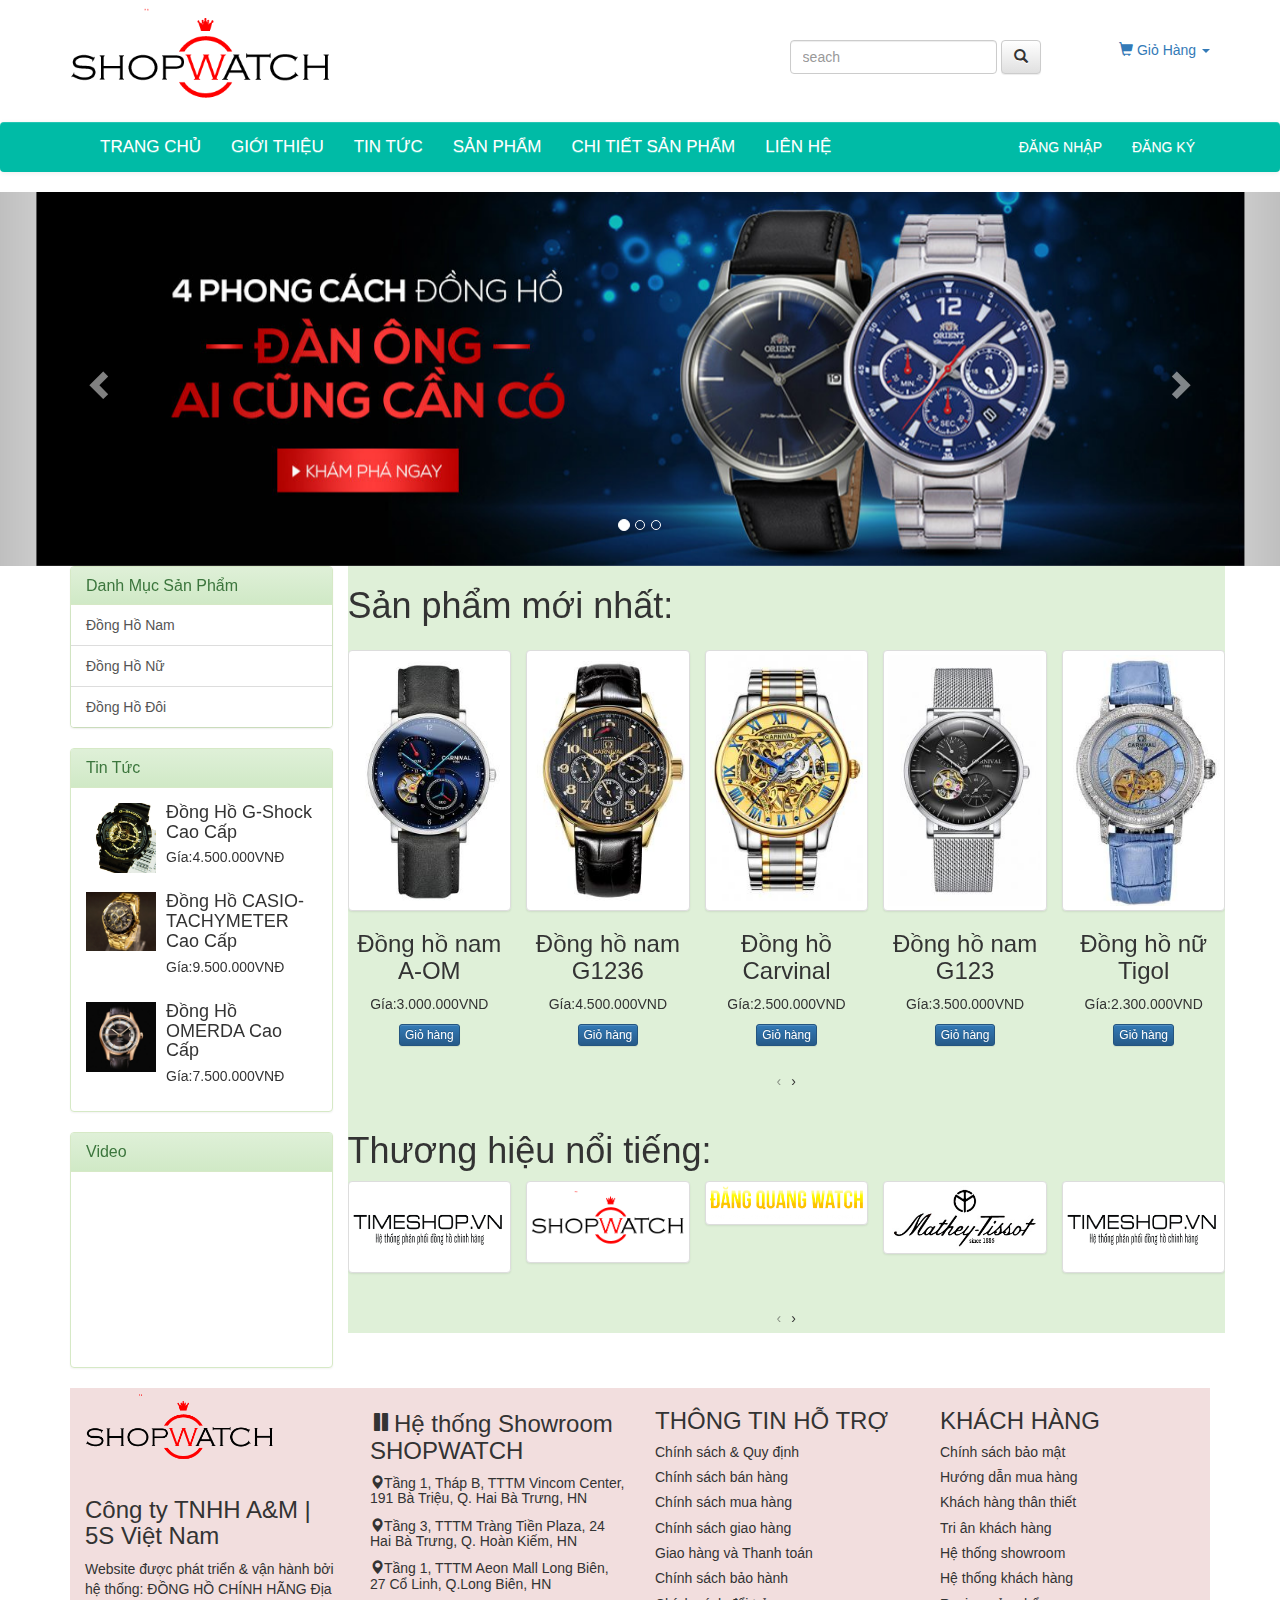
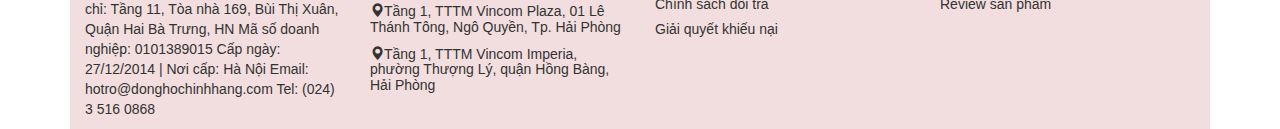
<file: web-fontend/html/index.html>
﻿<!DOCTYPE html>
<html lang="en">
<head>
	<meta charset="UTF-8">
	<title>web dồng hồ</title>
	<!-- Latest compiled and minified CSS & JS -->
	<link rel="stylesheet" href="../bs3/bootstrap-3.3.7-dist/bootstrap-3.3.7-dist/css/bootstrap.min.css">
	<link rel="stylesheet" type="text/css" href="../bs3/bootstrap-3.3.7-dist/bootstrap-3.3.7-dist/css/bootstrap-theme.min.css">
	<link rel="stylesheet" href="../OwlCarousel2-2.3.4/OwlCarousel2-2.3.4/docs/assets/owlcarousel/assets/owl.carousel.min.css">
    <link rel="stylesheet" href="../OwlCarousel2-2.3.4/OwlCarousel2-2.3.4/docs/assets/owlcarousel/assets/owl.theme.default.min.css">
    <link rel="stylesheet" type="text/css" href="../plugins/light-box-20190116T065902Z-001/light-box/css/lightbox.min.css">
    <link rel="stylesheet" type="text/css" href="../plugins/Cloud-zoom-20190116T065849Z-001/Cloud-zoom/css/cloudzoom.css">

	<link rel="stylesheet" type="text/css" href="../css/style.css">


<style type="text/css">
#carousel-id img{
	width: 100%;
}
#dh-logo{
	background: white;
	width: 250px;
	height: 50px

}
footer .container{
	width: 100%
}
	
</style>
	
</head>
<body>
<header class="header">
		<div class="container">
			<div class="row">
				<div class="col-md-3 logo">
					<a href="index.html">
						<img src="../img/logo3.png" alt="" class="img-responsive">
					</a>
				</div>
				<div class="col-md-9 header-right">
					
					<div class="form-left">
						<form action="" method="POST" class="form-inline" role="form">
					
						<div class="form-group">
							<label class="sr-only" for="">label</label>
							<input type="email" class="form-control" id="" placeholder="seach">
						</div>
					
						
					
						<button type="submit" class="btn btn-default">
							<span class="glyphicon glyphicon-search"></span>
						</button>
					</form>
					</div>
					
					<a href="gio-hang.html">
						<span class="glyphicon glyphicon-shopping-cart"></span> Giỏ Hàng
						<b class="caret"></b></a>
					
						
					
				</div>
			</div>
				</div>
			</div>
		</div>
		</div>
		
	</header><!-- /header -->
	
	<nav class="navbar navbar-default my-menu">
		<div class="container">
			<div class="navbar-header">
				<button type="button" class="navbar-toggle" data-toggle="collapse" data-target=".navbar-ex1-collapse">
					<span class="icon-bar"></span>
					<span class="icon-bar"></span>
					<span class="icon-bar"></span>
				</button>
				
			</div> 	
			
		<div class="collapse navbar-collapse navbar-ex1-collapse">
				<ul class="nav navbar-nav" style="font-size: 17px;">
					<li class="">
					<a href="index.html">Trang Chủ</a>
				</li>
				<li>
					<a href="gioi-thieu.html">Giới Thiệu</a>
				</li>
				<li>
					<a href="tin-tuc.html">Tin Tức</a>
				</li>
				<li>
					<a href="san-pham.html">Sản Phẩm</a>
				</li>
				<li>
					<a href="chi-tiet-sp.html">Chi tiết sản phẩm</a>
				</li>
				<li>
					<a href="lien-he.html">Liên Hệ</a>
				</li>

				</ul>
				<ul class="nav navbar-nav navbar-right">
					<li id="dnhap"><a href="#modal-login" data-toggle="modal">Đăng Nhập</a>					
						</li>
					<li  id="dnhap1">
							<a href="#modal-id" data-toggle="modal">Đăng Ký</a>
						</li>
				</ul>
				
			</div>
	

		
	</div>
</div>

<div class="modal fade" id="modal-login">
	<div class="modal-dialog">
		<div class="modal-content">
			<div class="modal-header">
				<button type="button" class="close" data-dismiss="modal" aria-hidden="true">&times;</button>
				
			</div>
			<div class="modal-body">
				<form action="" method="POST" role="form">
					<div class="form-group error">
						<label for="">Tên Đăng Nhập</label>
						<input type="text" class="form-control" id="" placeholder="Input field" onblur="check_val(this)">
					</div>
					<div class="form-group error">
						<label for="">Mật Khẩu</label>
						<input type="password" class="form-control" id="" placeholder="Input field" onblur="check_val(this)">
					</div>					
					<button type="submit" class="btn-block btn btn-success">Login</button>
					<a type="submit" class="btn-block btn btn-primary">Facebook</a>
					<a type="submit" class="btn-block btn btn-danger">Google</a>
				</form>
				
			</div>
			
		</div>
	</div>
</div>
<div class="modal fade" id="modal-id">
	<div class="modal-dialog">
		<div class="modal-content">
			<div class="modal-header">
				<button type="button" class="close" data-dismiss="modal" aria-hidden="true">&times;</button>
				<h5 style="color: red;"><strong>Chú ý:</strong>Vui lòng điền đầy đủ thông tin</h5>
			</div>	
			<div class="modal-body">
				<form action="" method="POST" role="form">
					<div class="form-group error">
						<label for="">Tên Đăng Nhập</label>
						<input type="text" class="form-control" id="" placeholder="Input field" onblur="check_val(this)">
					</div>
					<div class="form-group error">
						<label for="">Email</label>
						<input type="email" class="form-control" id="" placeholder="Input field" onblur="check_val(this)">
					</div>
					<div class="form-group error">
						<label for="">Số điện thoại</label>
						<input type="text" class="form-control" id="" placeholder="Input field" onblur="check_val(this)">
					</div>		
					<div class="form-group error">
						<label for="">Mật Khẩu</label>
						<input type="password" class="form-control" id="" placeholder="Input field" onblur="check_val(this)">
					</div>	
					<div class="form-group error">
						<label for="">Nhập Lại Mật Khẩu</label>
						<input type="password" class="form-control" id="" placeholder="Input field" onblur="check_val(this)">
					</div>					
					<button type="submit" class="btn-block btn btn-primary">Đăng Ký</button>
					
				</form>
				
			</div>
			
		</div>
	</div>
</div>
	

	</nav>

	<div id="carousel-id" class="carousel slide" data-ride="carousel">
		<ol class="carousel-indicators">
			<li data-target="#carousel-id" data-slide-to="0" class="active"></li>
			<li data-target="#carousel-id" data-slide-to="1" class=""></li>
			<li data-target="#carousel-id" data-slide-to="2" class=""></li>
		</ol>
		<div class="carousel-inner">
			<div class="item">
				<img src="../img/dh3.png" alt="">
				
			</div>
			<div class="item">
				<img src="../img/dh2 (2).png" alt="">
				
			</div>
			<div class="item active">
				<img src="../img/dh1 (3).png" alt="">
				
			</div>
		</div>
		<a class="left carousel-control" href="#carousel-id" data-slide="prev"><span class="glyphicon glyphicon-chevron-left"></span></a>
		<a class="right carousel-control" href="#carousel-id" data-slide="next"><span class="glyphicon glyphicon-chevron-right"></span></a>
	</div>
	<div class="container">
		<div class="row">
			<div class="col-md-3">
				<div class="panel panel-success">
					<div class="panel-heading">
						<h3 class="panel-title">Danh Mục Sản Phẩm</h3>
					</div>
					
					<ul class="list-group">
						<a class="list-group-item" href="">Đồng Hồ Nam</a>
						<a class="list-group-item" href="">Đồng Hồ Nữ</a>
						<a class="list-group-item" href="">Đồng Hồ Đôi</a>
					</ul>
				</div>
				<div class="panel panel-success">
					<div class="panel-heading">
						<h3 class="panel-title">Tin Tức</h3>
					</div>
					<div class="panel-body">
						<div class="media">
							<a class="pull-left" href="#">
								<img class="media-object" src="../img/dh4.jpg" alt="Image" width="70">
							</a>
							<div class="media-body">
								<h4 class="media-heading">Đồng Hồ G-Shock Cao Cấp</h4>
								<p>Gía:4.500.000VNĐ</p>
							</div>
						</div>
						<div class="media">
							<a class="pull-left" href="#">
								<img class="media-object" src="../img/dh5.jpg" alt="Image" width="70">
							</a>
							<div class="media-body">
								<h4 class="media-heading">Đồng Hồ CASIO-TACHYMETER Cao Cấp</h4>
								<p>Gía:9.500.000VNĐ</p>
							</div>
						</div>
						<div class="media">
							<a class="pull-left" href="#">
								<img class="media-object" src="../img/dh6.jpg" alt="Image" width="70">
							</a>
							<div class="media-body">
								<h4 class="media-heading">Đồng Hồ  OMERDA Cao Cấp</h4>
								<p>Gía:7.500.000VNĐ</p>
							</div>
						</div>
					</div>
				</div>
				<div class="panel panel-success">
					<div class="panel-heading">
						<h3 class="panel-title">Video</h3>
					</div>
<!-- 4:3 aspect ratio -->
<div class="embed-responsive embed-responsive-4by3">

  <iframe class="embed-responsive-item" src="https://www.youtube.com/embed/Mz7CrDlBL7w"></iframe>
</div>
</div>
			</div>
			<div class="col-md-9">
				<div class="row bg-success">
					<h1>Sản phẩm mới nhất:</h1>
				<div id="product-top" class="owl-carousel owl-theme">
				
					
					<div class="item">
						<a href="" class="thumbnail" data-lightbox="demo">
						<img src="../img/dh7.jpg" alt="">
					</a>
						<div class="caption text-center">
							<h3>Đồng hồ nam A-OM</h3>
							<p>Gía:3.000.000VND</p>
							<p>
								<a href="gio-hang.html" class="btn btn-xs btn-primary">Giỏ hàng</a>
							</p>
						</div>
					</div>
					<div class="item">
						<a href="" class="thumbnail" data-lightbox="demo">
						<img src="../img/dh8.jpg" alt="">
					</a>
						<div class="caption text-center">
							<h3>Đồng hồ nam G1236</h3>
							<p>Gía:4.500.000VND</p>
							<p>
								<a href="gio-hang.html" class="btn btn-xs btn-primary">Giỏ hàng</a>
							</p>
						</div>
					</div>
					<div class="item">
						<a href="" class="thumbnail" data-lightbox="demo">
						<img src="../img/dh9.jpg" alt="">
					</a>
						<div class="caption text-center">
							<h3>Đồng hồ Carvinal</h3>
							<p>Gía:2.500.000VND</p>
							<p>
								<a href="gio-hang.html" class="btn btn-xs btn-primary">Giỏ hàng</a>
								
							</p>
						</div>
					</div>
					<div class="item">
						<a href="" class="thumbnail" data-lightbox="demo">
						<img src="../img/dh10.jpg" alt="">
					</a>
						<div class="caption text-center">
							<h3>Đồng hồ nam G123</h3>
							<p>Gía:3.500.000VND</p>
							<p>
								<a href="gio-hang.html" class="btn btn-xs btn-primary">Giỏ hàng</a>
							</p>
						</div>
					</div>
					<div class="item">
						<a href="" class="thumbnail" data-lightbox="demo">
						<img src="../img/dh11.jpg" alt="">
					</a>
						<div class="caption text-center">
							<h3>Đồng hồ nữ Tigol</h3>
							<p>Gía:2.300.000VND</p>
							<p>
								<a href="gio-hang.html" class="btn btn-xs btn-primary">Giỏ hàng</a>
							</p>
						</div>
					</div>
					<div class="item">
						<a href="" class="thumbnail" data-lightbox="demo">
						<img src="../img/dh12.jpg" alt="">
					</a>
						<div class="caption text-center">
							<h3>Đồng hồ nam Citigen</h3>
							<p>Gía:6.900.000VND</p>
							<p>
								<a href="gio-hang.html" class="btn btn-xs btn-primary">Giỏ hàng</a>
							</p>
						</div>
					</div>
					<div class="item">
						<a href="" class="thumbnail" data-lightbox="demo">
						<img src="../img/dh13.jpg" alt="">
					</a>
						<div class="caption text-center">
							<h3>Đồng hồ nữ LA240</h3>
							<p>Gía:3.000.000VND</p>
							<p>
								<a href="gio-hang.html" class="btn btn-xs btn-primary">Giỏ hàng</a>
							</p>
						</div>
					</div>
					<div class="item">
						<a href="" class="thumbnail" data-lightbox="demo">
						<img src="../img/dh14.jpg" alt="">
					</a>
						<div class="caption text-center">
							<h3>Đồng hồ nữ G024</h3>
							<p>Gía:7.600.000VND</p>
							<p>
								<a href="gio-hang.html" class="btn btn-xs btn-primary">Giỏ hàng</a>
							</p>
						</div>
					</div>
					<div class="item">
						<a href="" class="thumbnail" data-lightbox="demo">
						<img src="../img/dh15.jpg" alt="">
					</a>
						<div class="caption text-center">
							<h3>Đồng hồ nữ Gsa024</h3>
							<p>Gía:3.700.000VND</p>
							<p>
								<a href="gio-hang.html" class="btn btn-xs btn-primary">Giỏ hàng</a>
							</p>
						</div>
					</div>
					<div class="item">
						<a href="" class="thumbnail" data-lightbox="demo">
						<img src="../img/dh16.jpg" alt="">
					</a>
						<div class="caption text-center">
							<h3>Đồng hồ đôi IW024</h3>
							<p>Gía:6.970.000VND</p>
							<p>
								<a href="gio-hang.html" class="btn btn-xs btn-primary">Giỏ hàng</a>
							</p>
						</div>
					</div>
					<div class="item">
						<a href="" class="thumbnail" data-lightbox="demo">
						<img src="../img/dh17.jpg" alt="">
					</a>
						<div class="caption text-center">
							<h3>Đồng hồ đôi IWE12</h3>
							<p>Gía:7.800.000VND</p>
							<p>
								<a href="gio-hang.html" class="btn btn-xs btn-primary">Giỏ hàng</a>
							</p>
						</div>
					</div>
					<div class="item">
						<a href="" class="thumbnail" data-lightbox="demo">
						<img src="../img/dh18.jpg" alt="">
					</a>
						<div class="caption text-center">
							<h3>Đồng hồ đôi IW243</h3>
							<p>Gía:7.900.000VND</p>
							<p>
								<a href="gio-hang.html" class="btn btn-xs btn-primary">Giỏ hàng</a>
							</p>
						</div>
					</div>
				</div>		
			<h1>Thương hiệu nổi tiếng:</h1>
			<div id="product-top1" class="owl-carousel owl-theme">
	<div class="item">
		<a href="../img/logo2.png" class="thumbnail" data-lightbox="demo">
		<img src="../img/logo2.png">
	</a>

	</div>
	<div class="item">
		<a href="../img/logo3.png" class="thumbnail" data-lightbox="demo">
		<img src="../img/logo3.png">
	</a>

	</div>
	<div class="item">
		<a href="../img/logoi.png" class="thumbnail" data-lightbox="demo">
		<img src="../img/logoi.png">
	</a>

	</div>
	<div class="item">
		<a href="../img/logo7.jpeg" class="thumbnail" data-lightbox="demo">
		<img src="../img/logo7.jpeg">
	</a>

	</div>
	<div class="item">
		<a href="../img/logo2.png" class="thumbnail" data-lightbox="demo">
		<img src="../img/logo2.png">
	</a>

	</div>
	<div class="item">
		<a href="../img/logo3.png" class="thumbnail" data-lightbox="demo">
		<img src="../img/logo3.png">
	</a>

	</div>
	<div class="item">
		<a href="../img/logoi.png" class="thumbnail" data-lightbox="demo">
		<img src="../img/logoi.png">
	</a>

	</div>
	<div class="item">
		<a href="../img/logo7.jpeg" class="thumbnail" data-lightbox="demo">
		<img src="../img/logo7.jpeg">
	</a>

	</div>
	<div class="item">
		<a href="../img/logo2.png" class="thumbnail" data-lightbox="demo">
		<img src="../img/logo2.png">
	</a>

	</div>
</div>
			</div>
			</div>
		</div>
	

	<footer class="footer bg-danger">
		<div class="container">
			<div class="row">
				<div class="col-md-3">
					<img src="../img/logo3.png" alt="" width="190">
					<h3>Công ty TNHH A&M | 5S Việt Nam</h3>
					<p>Website được phát triển & vận hành bởi hệ thống: ĐỒNG HỒ CHÍNH HÃNG
Địa chỉ: Tầng 11, Tòa nhà 169, Bùi Thị Xuân, Quận Hai Bà Trưng, HN
Mã số doanh nghiệp: 0101389015
Cấp ngày: 27/12/2014 | Nơi cấp: Hà Nội
Email: hotro@donghochinhhang.com
Tel: (024) 3 516 0868</p>
				</div>
				<div class="col-md-3">
					<h3><span class="glyphicon glyphicon-pause"></span>Hệ thống Showroom SHOPWATCH</h3>
					
<h5>
<span class="glyphicon glyphicon-map-marker"></span>Tầng 1, Tháp B, TTTM Vincom Center, 191 Bà Triệu, Q. Hai Bà Trưng, HN</h5>
<h5>
<span class="glyphicon glyphicon-map-marker"></span>Tầng 3, TTTM Tràng Tiền Plaza, 24 Hai Bà Trưng, Q. Hoàn Kiếm, HN</h5>
<h5>
<span class="glyphicon glyphicon-map-marker"></span>Tầng 1, TTTM Aeon Mall Long Biên, 27 Cổ Linh, Q.Long Biên, HN</h5>
<h5>
<span class="glyphicon glyphicon-map-marker"></span>Tầng 1, TTTM Vincom Plaza, 01 Lê Thánh Tông, Ngô Quyền, Tp. Hải Phòng</h5>
<h5>
<span class="glyphicon glyphicon-map-marker"></span>Tầng 1, TTTM Vincom Imperia, phường Thượng Lý, quận Hồng Bàng, Hải Phòng</h5>
</div>
<div class="col-md-3">
<h3>THÔNG TIN HỖ TRỢ</h3>

<h5>Chính sách & Quy định</h5>
<h5>Chính sách bán hàng</h5>
<h5>Chính sách mua hàng</h5>
<h5>Chính sách giao hàng</h5>
<h5>Giao hàng và Thanh toán</h5>
<h5>Chính sách bảo hành</h5>
<h5>Chính sách đổi trả</h5>
<h5>Giải quyết khiếu nại</h5>
</div>
<div class="col-md-3">
	<h3>KHÁCH HÀNG</h3>
	<h5>Chính sách bảo mật</h5>
	<h5>Hướng dẫn mua hàng</h5>
	<h5>Khách hàng thân thiết</h5>
	<h5>Tri ân khách hàng</h5>
	<h5>Hệ thống showroom</h5>
	<h5>Hệ thống khách hàng</h5>
	<h5>Review sản phẩm</h5>
</div>
</div>				
			
		</div>
	</footer>








<!-- Latest compiled and minified CSS & JS -->
<!-- <script src="https://code.jquery.com/jquery.js"></script> -->
<script type="text/javascript" src="../plugins/light-box-20190116T065902Z-001/light-box/js/lightbox-plus-jquery.min.js"></script>
<script type="text/javascript" src="../js/jquery.js"></script>
<script type="text/javascript" src="../js/validate.js"></script>
<script type="text/javascript" src="../OwlCarousel2-2.3.4/OwlCarousel2-2.3.4/docs/assets/owlcarousel/owl.carousel.min.js"></script>
<script type="text/javascript" src="../bs3/bootstrap-3.3.7-dist/bootstrap-3.3.7-dist/js/bootstrap.min.js"></script>
<script type="text/javascript">
	$('#product-top').owlCarousel({
		items:5,
		margin:15,
		dots:false,
		nav:true,

	});
</script>
<script type="text/javascript">
	$('#product-top1').owlCarousel({
		items:5,
		margin:15,
		dots:false,
		nav:true,

	});
</script>
	
</body>
</html>
</file>
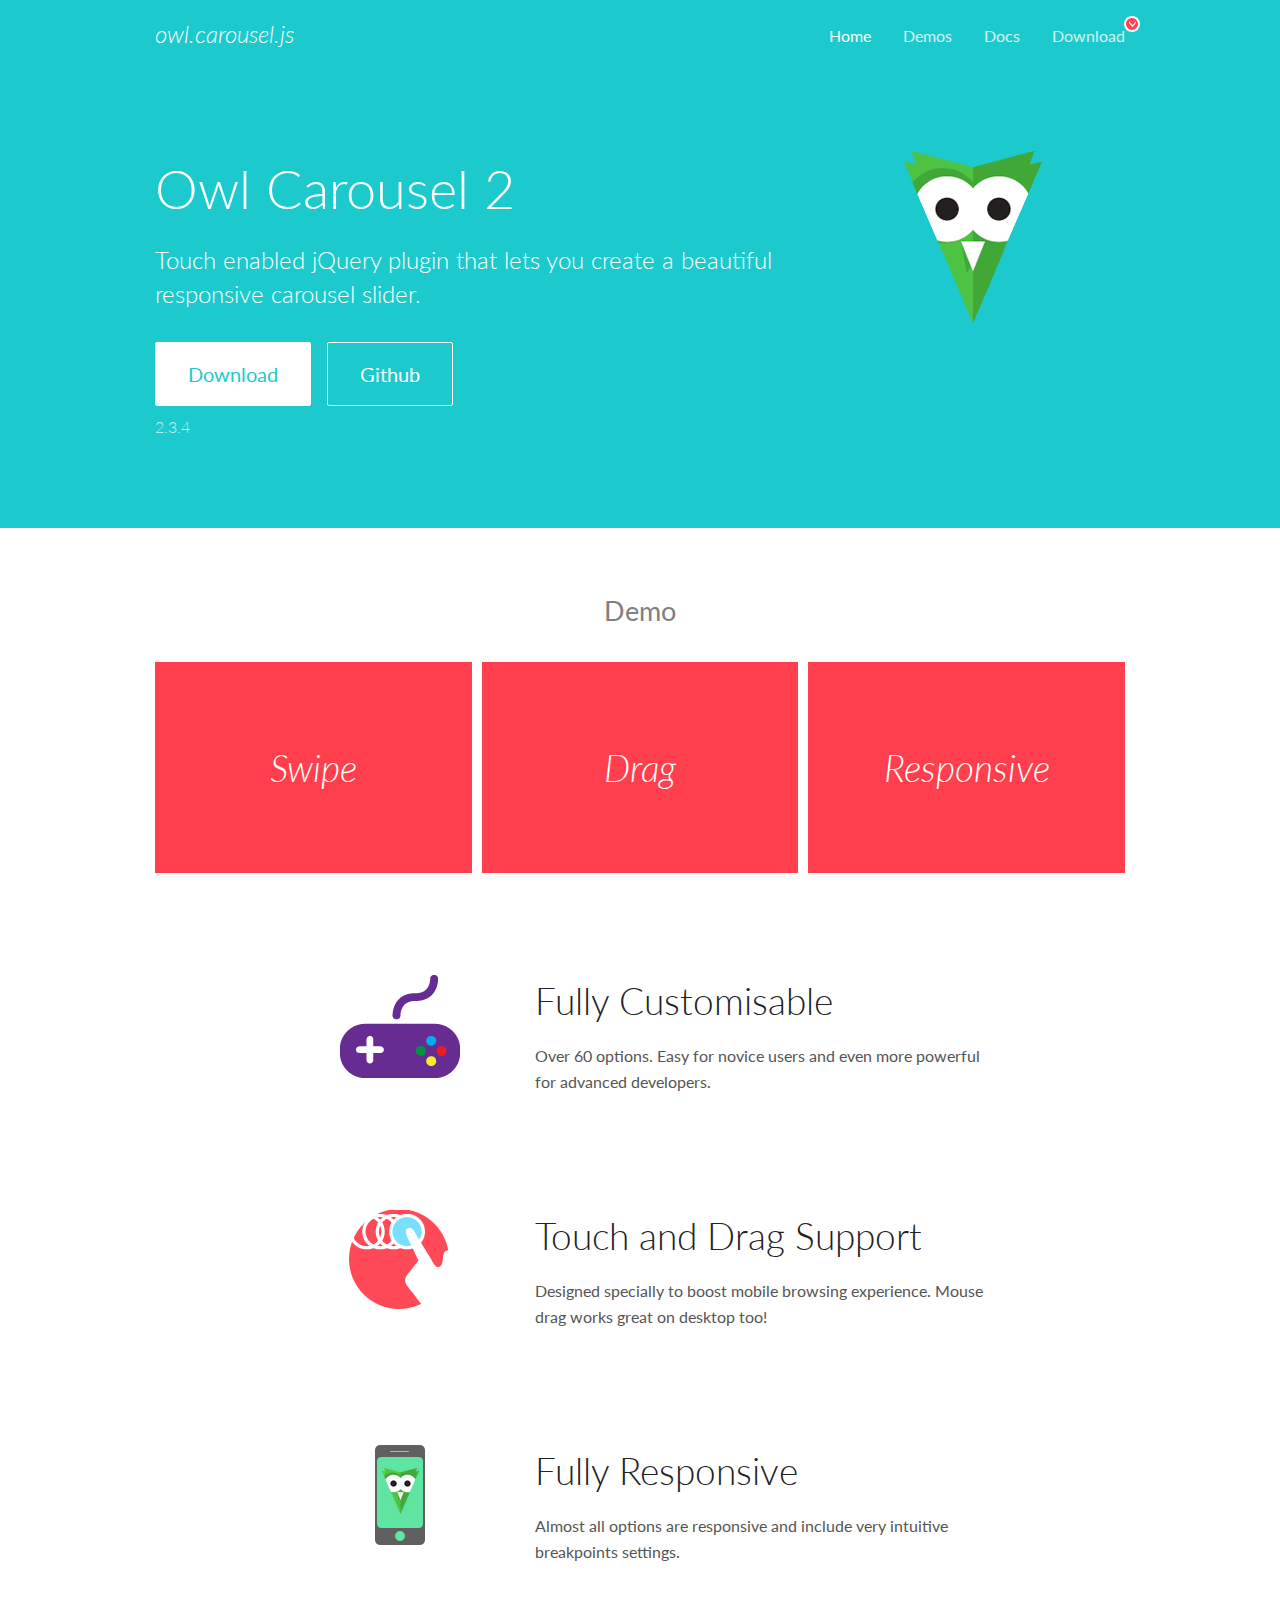
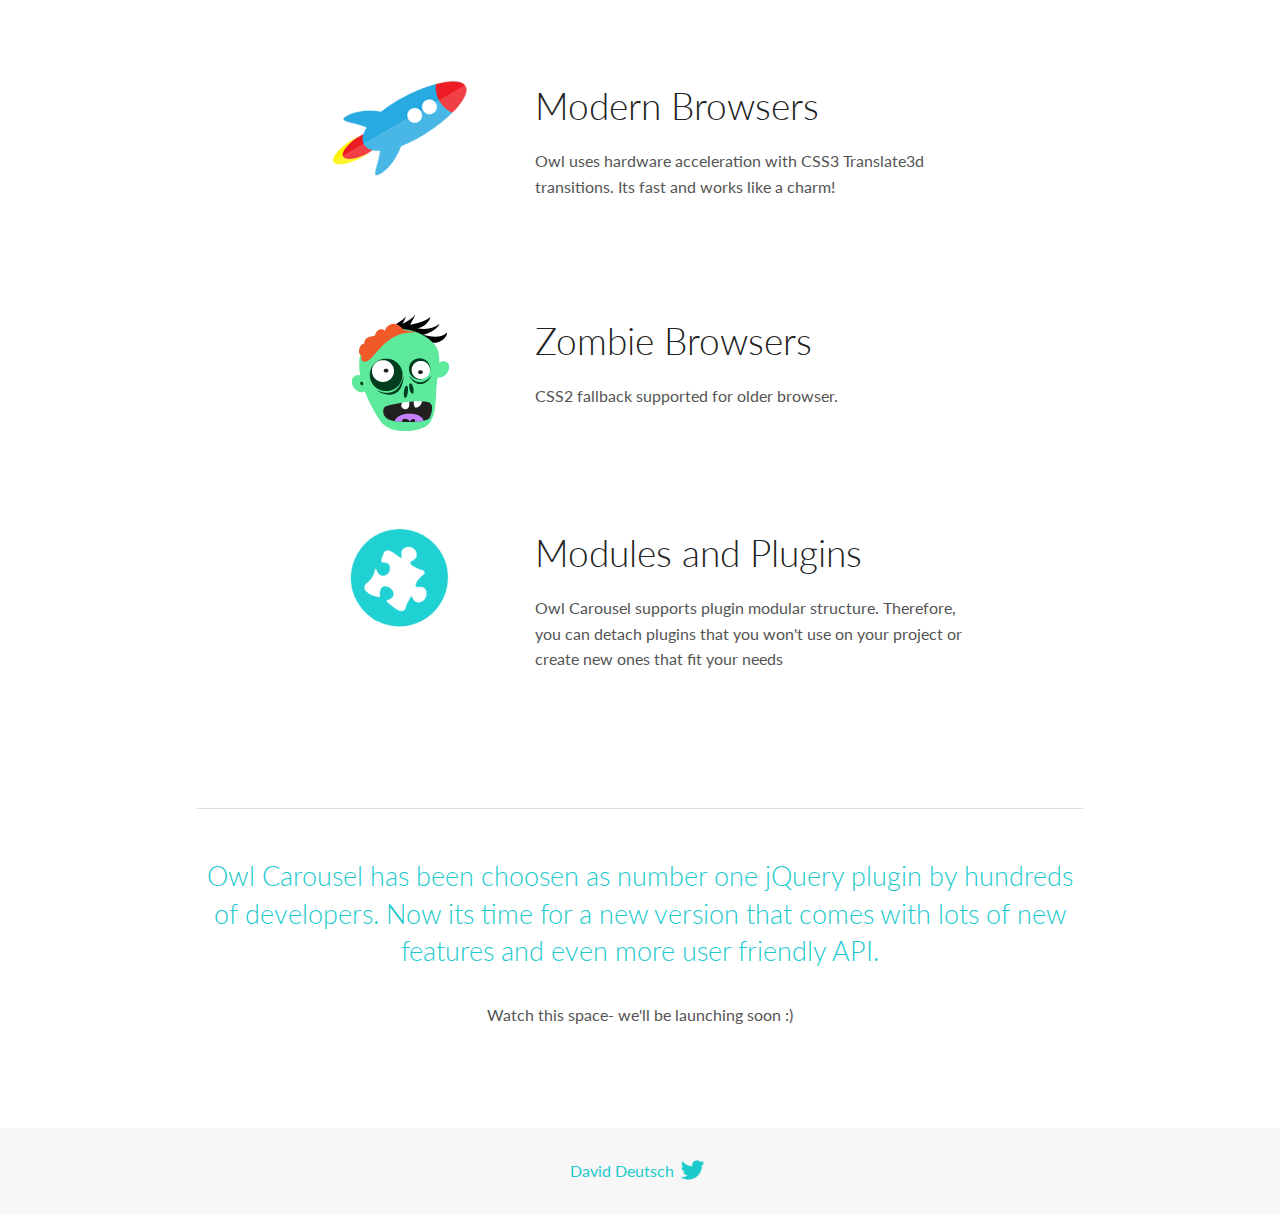
<file: web-fontend/OwlCarousel2-2.3.4/OwlCarousel2-2.3.4/docs/index.html>
<!DOCTYPE html>
<html lang="en">
  <head>

    <!-- head -->
    <meta charset="utf-8">
    <meta name="msapplication-tap-highlight" content="no" />
    <meta name="viewport" content="width=device-width, initial-scale=1.0" />
    <meta name="description" content="Touch enabled jQuery plugin that lets you create beautiful responsive carousel slider.">
    <meta name="author" content="David Deutsch">
    <title>
      Home | Owl Carousel | 2.3.4
    </title>

    <!-- Stylesheets -->
    <link href='https://fonts.googleapis.com/css?family=Lato:300,400,700,400italic,300italic' rel='stylesheet' type='text/css'>
    <link rel="stylesheet" href="assets/css/docs.theme.min.css">

    <!-- Owl Stylesheets -->
    <link rel="stylesheet" href="assets/owlcarousel/assets/owl.carousel.min.css">
    <link rel="stylesheet" href="assets/owlcarousel/assets/owl.theme.default.min.css">

    <!-- HTML5 shim and Respond.js IE8 support of HTML5 elements and media queries -->

    <!--[if lt IE 9]>
      <script src="https://oss.maxcdn.com/libs/html5shiv/3.7.0/html5shiv.js"></script>
      <script src="https://oss.maxcdn.com/libs/respond.js/1.3.0/respond.min.js"></script>
    <![endif]-->

    <!-- Favicons -->
    <link rel="apple-touch-icon-precomposed" sizes="144x144" href="assets/ico/apple-touch-icon-144-precomposed.png">
    <link rel="shortcut icon" href="assets/ico/favicon.png">
    <link rel="shortcut icon" href="favicon.ico">

    <!-- Yeah i know js should not be in header. Its required for demos.-->

    <!-- javascript -->
    <script src="assets/vendors/jquery.min.js"></script>
    <script src="assets/owlcarousel/owl.carousel.js"></script>
  </head>
  <body>

    <!-- header -->
    <header class="header">
      <div class="row">
        <div class="large-12 columns">
          <div class="brand left">
            <h3>
              <a href="/OwlCarousel2/">owl.carousel.js</a> 
            </h3>
          </div>
          <a id="toggle-nav" class="right">
            <span></span> <span></span> <span></span> 
          </a> 
          <div class="nav-bar">
            <ul class="clearfix">
              <li class="active">
                <a href="/OwlCarousel2/index.html">Home</a> 
              </li>
              <li> <a href="/OwlCarousel2/demos/demos.html">Demos</a>  </li>
              <li> <a href="/OwlCarousel2/docs/started-welcome.html">Docs</a>  </li>
              <li>
                <a href="https://github.com/OwlCarousel2/OwlCarousel2/archive/2.3.4.zip">Download</a> 
                <span class="download"></span> 
              </li>
            </ul>
          </div>
        </div>
      </div>
    </header>

    <!-- home panel -->
    <section id="hero">
      <div class="row">
        <div class="large-8 medium-8 columns">
          <h1>Owl Carousel 2</h1>
          <h4>Touch enabled jQuery plugin that lets you create a beautiful responsive carousel slider.</h4>
          <a href="https://github.com/OwlCarousel2/OwlCarousel2/archive/2.3.4.zip" class="hero-button">Download</a> 
          <a href="https://github.com/OwlCarousel2/OwlCarousel2" class="hero-button outline">Github</a> 
          <p>2.3.4</p>
        </div>
        <div class="large-4 medium-4 columns">
          <img class="owl-logo" src="assets/img/owl-logo.png" alt="mr. Owl">
        </div>
      </div>
    </section>

    <!-- body -->
    <div class="home-demo">
      <div class="row">
        <div class="large-12 columns">
          <h3>Demo</h3>
          <div class="owl-carousel">
            <div class="item">
              <h2>Swipe</h2>
            </div>
            <div class="item">
              <h2>Drag</h2>
            </div>
            <div class="item">
              <h2>Responsive</h2>
            </div>
            <div class="item">
              <h2>CSS3</h2>
            </div>
            <div class="item">
              <h2>Fast</h2>
            </div>
            <div class="item">
              <h2>Easy</h2>
            </div>
            <div class="item">
              <h2>Free</h2>
            </div>
            <div class="item">
              <h2>Upgradable</h2>
            </div>
            <div class="item">
              <h2>Tons of options</h2>
            </div>
            <div class="item">
              <h2>Infinity</h2>
            </div>
            <div class="item">
              <h2>Auto Width</h2>
            </div>
          </div>
        </div>
      </div>
    </div>
    <script>
      var owl = $('.owl-carousel');
      owl.owlCarousel({
        margin: 10,
        loop: true,
        responsive: {
          0: {
            items: 1
          },
          600: {
            items: 2
          },
          1000: {
            items: 3
          }
        }
      })
    </script>

    <!-- features -->
    <div id="features">
      <div class="row">
        <div class="small-12 medium-9 small-centered columns">
          <section class="row feature">
            <div class="medium-4 small-12 columns">
              <img src="assets/img/feature-options.png" alt="">
            </div>
            <div class="medium-8 small-12 columns">
              <h2>Fully Customisable</h2>
              <p>Over 60 options. Easy for novice users and even more powerful for advanced developers.</p>
            </div>
          </section>
          <section class="row feature">
            <div class="medium-4 small-12 columns">
              <img src="assets/img/feature-drag.png" alt="">
            </div>
            <div class="medium-8 small-12 columns">
              <h2>Touch and Drag Support</h2>
              <p>Designed specially to boost mobile browsing experience. Mouse drag works great on desktop too!</p>
            </div>
          </section>
          <section class="row feature">
            <div class="medium-4 small-12 columns">
              <img src="assets/img/feature-responsive.png" alt="">
            </div>
            <div class="medium-8 small-12 columns">
              <h2>Fully Responsive</h2>
              <p>Almost all options are responsive and include very intuitive breakpoints settings.</p>
            </div>
          </section>
          <section class="row feature">
            <div class="medium-4 small-12 columns">
              <img src="assets/img/feature-modern.png" alt="">
            </div>
            <div class="medium-8 small-12 columns">
              <h2>Modern Browsers</h2>
              <p>Owl uses hardware acceleration with CSS3 Translate3d transitions. Its fast and works like a charm! </p>
            </div>
          </section>
          <section class="row feature">
            <div class="medium-4 small-12 columns">
              <img src="assets/img/feature-zombie.png" alt="">
            </div>
            <div class="medium-8 small-12 columns">
              <h2>Zombie Browsers</h2>
              <p>CSS2 fallback supported for older browser.</p>
            </div>
          </section>
          <section class="row feature">
            <div class="medium-4 small-12 columns">
              <img src="assets/img/feature-module.png" alt="">
            </div>
            <div class="medium-8 small-12 columns">
              <h2>Modules and Plugins</h2>
              <p>Owl Carousel supports plugin modular structure. Therefore, you can detach plugins that you won&#x27;t use on your project or create new ones that fit your needs</p>
            </div>
          </section>
        </div>
      </div>
    </div>

    <!-- footer -->
    <section id="teaser-text">
      <div class="row">
        <div class="small-12 medium-11 small-centered columns">
          <hr>
          <h3 id="owl-carousel-has-been-choosen-as-number-one-jquery-plugin-by-hundreds-of-developers-now-its-time-for-a-new-version-that-comes-with-lots-of-new-features-and-even-more-user-friendly-api-">Owl Carousel has been choosen as number one jQuery plugin by hundreds of developers. Now its time for a new version that comes with lots of new features and even more user friendly API.</h3>
          <p>Watch this space- we&#39;ll be launching soon :)</p>
        </div>
      </div>
    </section>

    <!-- footer -->
    <footer class="footer">
      <div class="row">
        <div class="large-12 columns">
          <h5>
            <a href="/OwlCarousel2/docs/support-contact.html">David Deutsch</a> 
            <a id="custom-tweet-button" href="https://twitter.com/share?url=https://github.com/OwlCarousel2/OwlCarousel2&text=Owl Carousel - This is so awesome! " target="_blank"></a> 
          </h5>
        </div>
      </div>
    </footer>

    <!-- vendors -->
    <script src="assets/vendors/highlight.js"></script>
    <script src="assets/js/app.js"></script>
  </body>
</html>
</file>
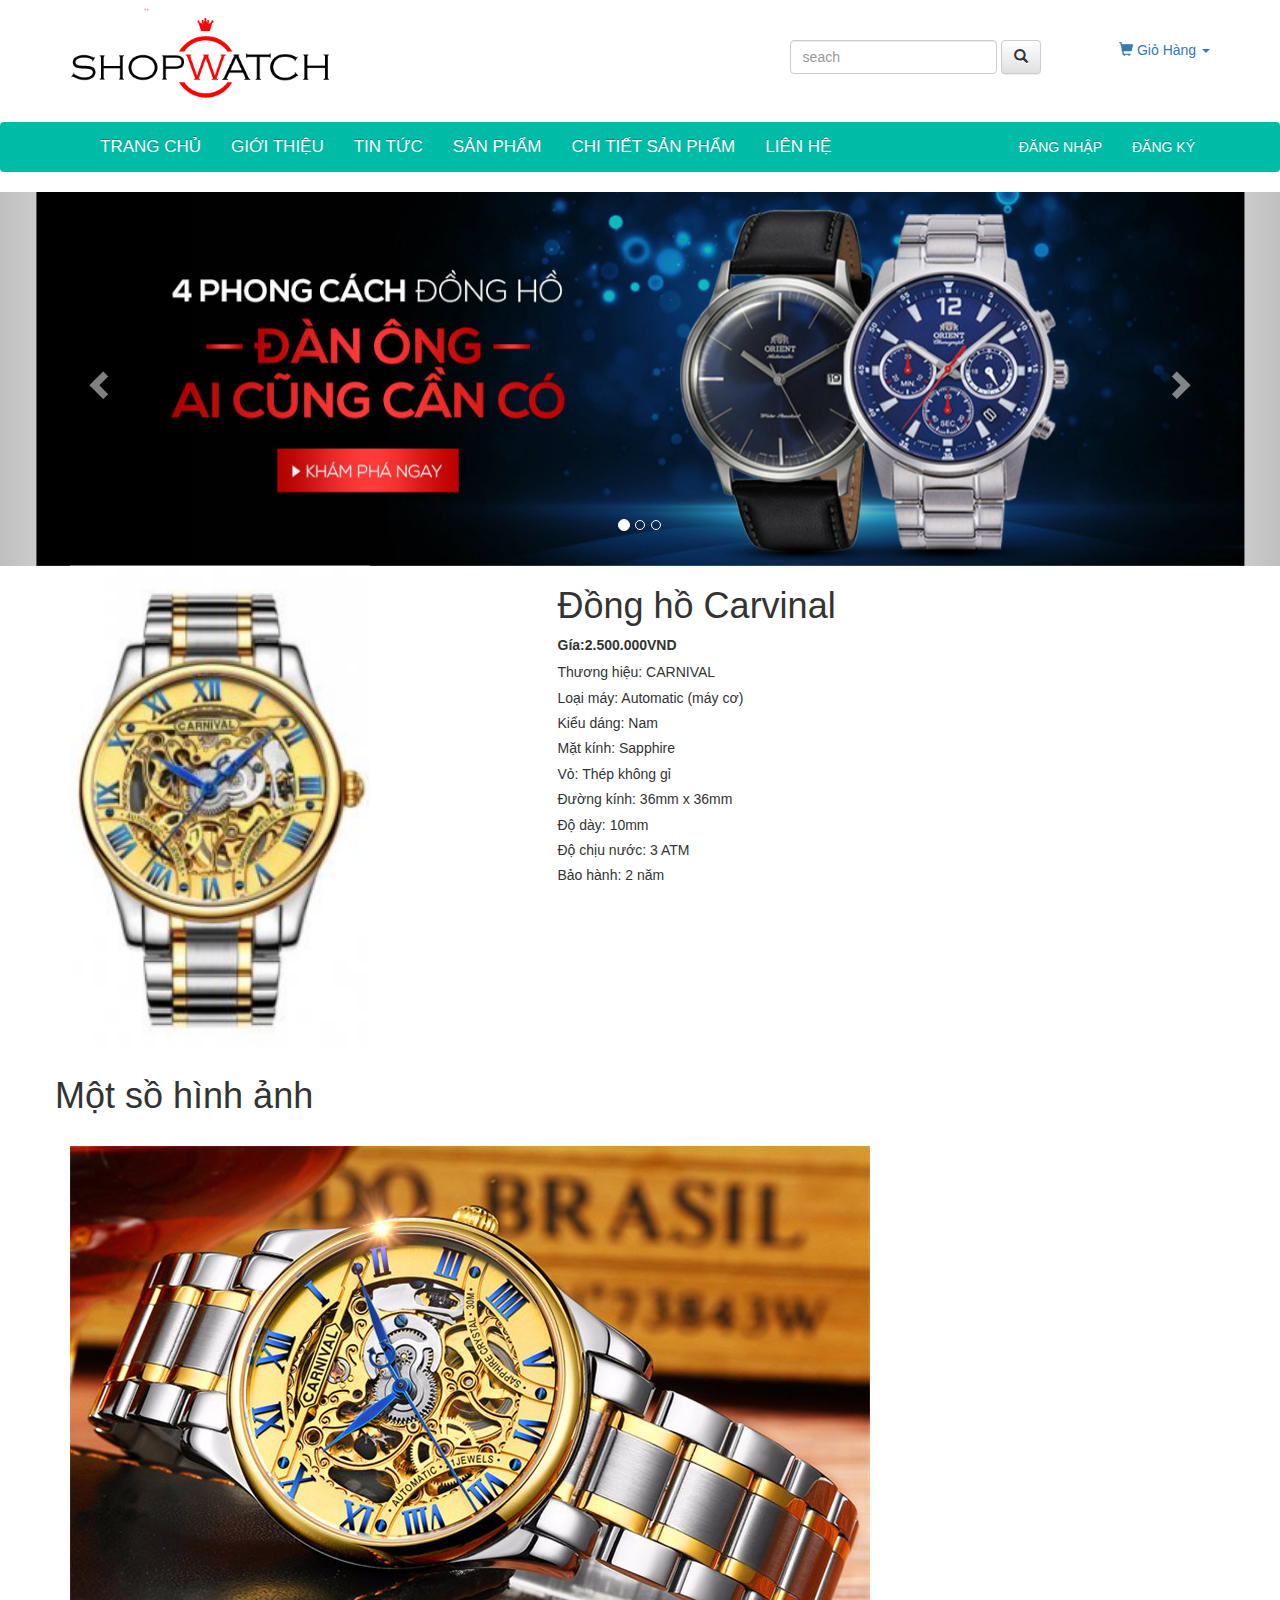
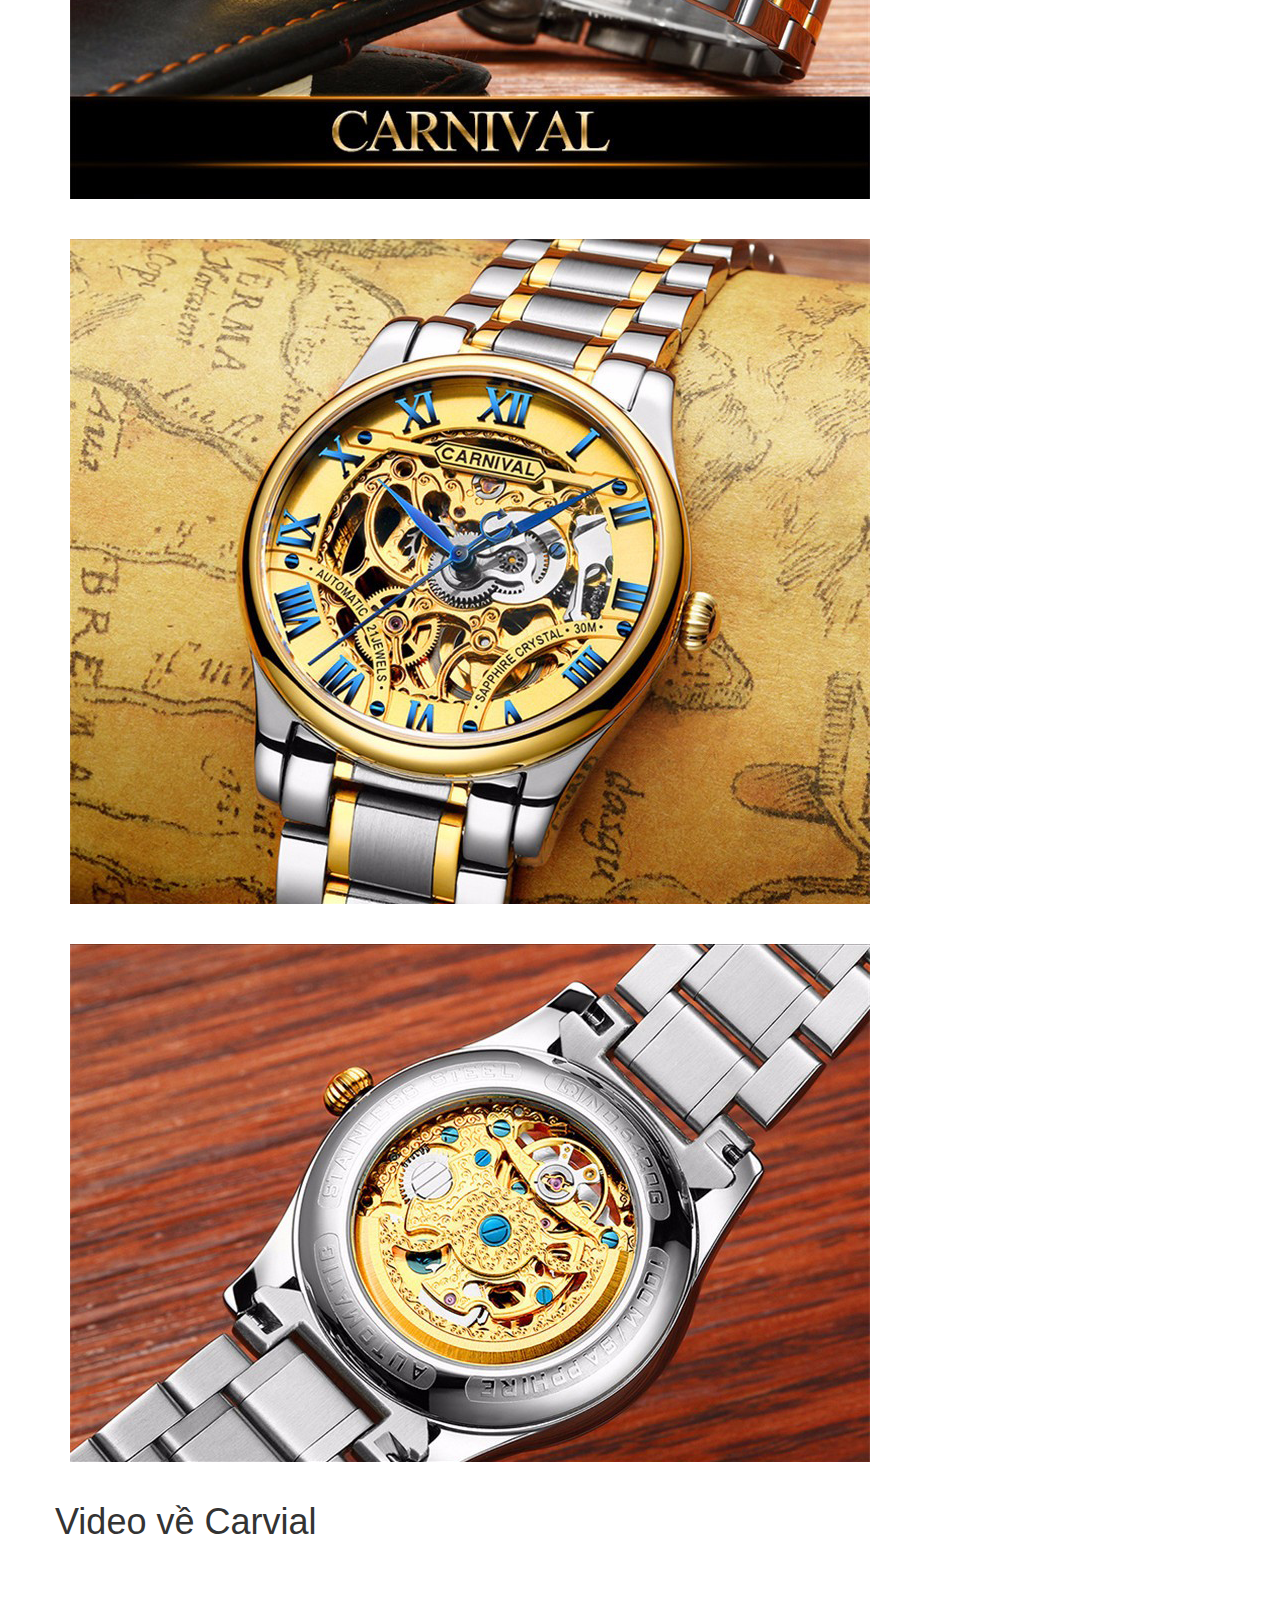
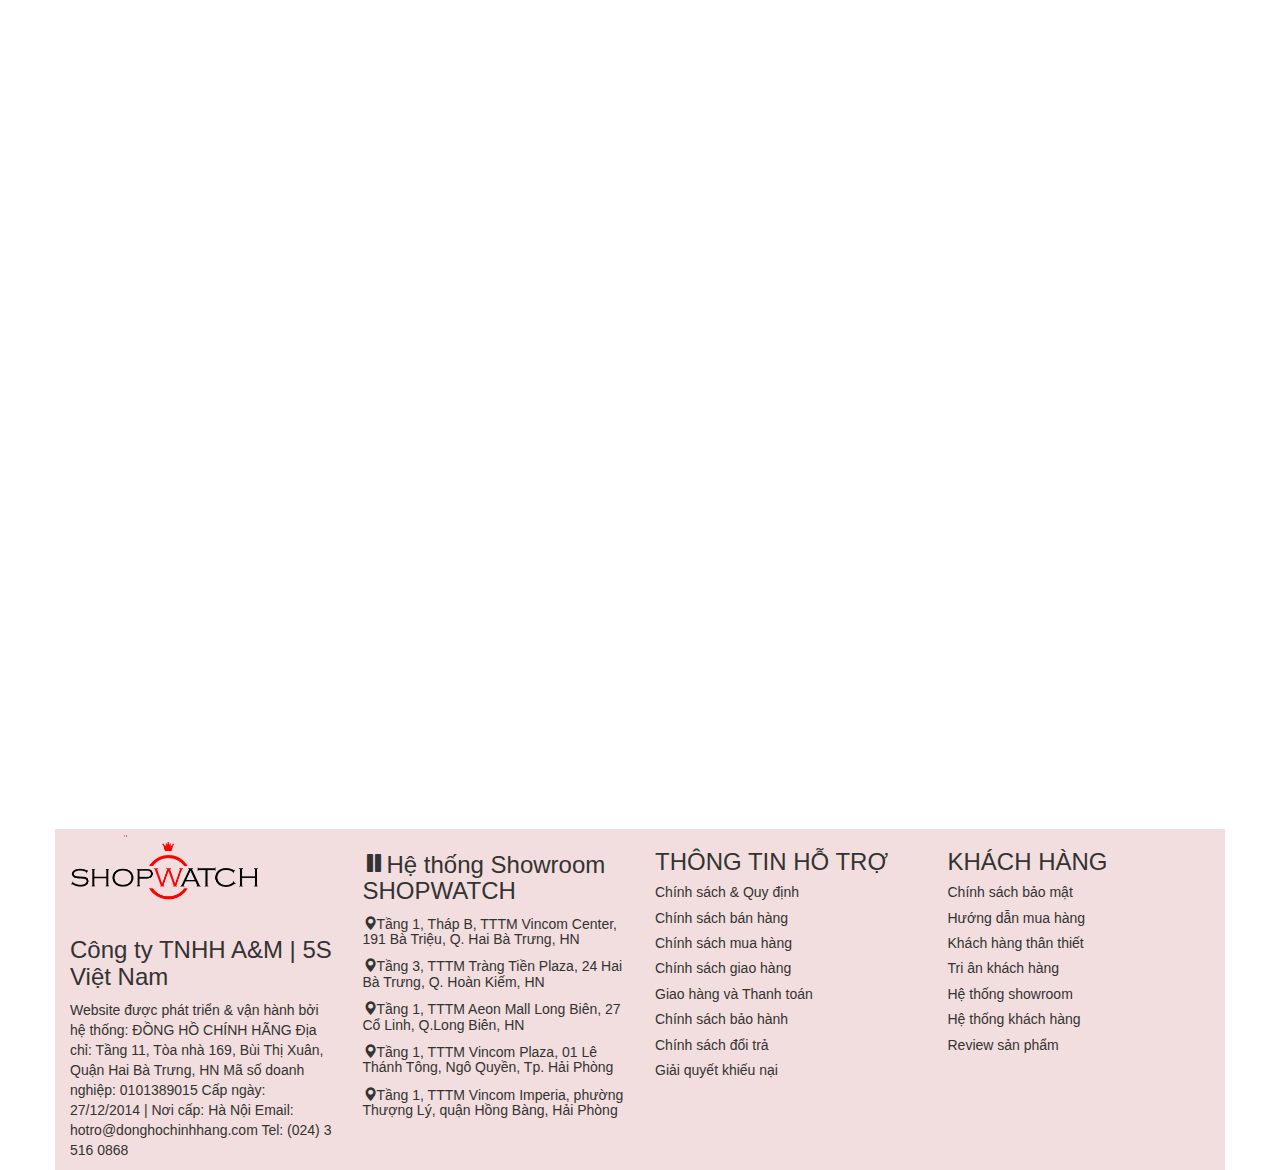
<file: web-fontend/html/chi-tiet-sp.html>
<!DOCTYPE html>
<html lang="en">
<head>
	<meta charset="UTF-8">
	<title>web dồng hồ</title>
	<!-- Latest compiled and minified CSS & JS -->
	<link rel="stylesheet" href="../bs3/bootstrap-3.3.7-dist/bootstrap-3.3.7-dist/css/bootstrap.min.css">
	<link rel="stylesheet" type="text/css" href="../bs3/bootstrap-3.3.7-dist/bootstrap-3.3.7-dist/css/bootstrap-theme.min.css">
	<link rel="stylesheet" href="../OwlCarousel2-2.3.4/OwlCarousel2-2.3.4/docs/assets/owlcarousel/assets/owl.carousel.min.css">
    <link rel="stylesheet" href="../OwlCarousel2-2.3.4/OwlCarousel2-2.3.4/docs/assets/owlcarousel/assets/owl.theme.default.min.css">
    
	<link rel="stylesheet" type="text/css" href="../css/style.css">


<style type="text/css">
#carousel-id img{
	width: 100%;
}
#dh-logo{
	background: white;
	width: 250px;
	height: 50px

}
	
</style>
	
</head>
<body>
	<header class="header">
		<div class="container">
			<div class="row">
				<div class="col-md-3 logo">
					<a href="index.html">
						<img src="../img/logo3.png" alt="" class="img-responsive">
					</a>
				</div>
				<div class="col-md-9 header-right">
					
					<div class="form-left">
						<form action="" method="POST" class="form-inline" role="form">
					
						<div class="form-group">
							<label class="sr-only" for="">label</label>
							<input type="email" class="form-control" id="" placeholder="seach">
						</div>
					
						
					
						<button type="submit" class="btn btn-default">
							<span class="glyphicon glyphicon-search"></span>
						</button>
					</form>
					</div>
					
					<a href="gio-hang.html">
						<span class="glyphicon glyphicon-shopping-cart"></span> Giỏ Hàng
						<b class="caret"></b></a>
					
					
				</div>
			</div>
				</div>
			</div>
		</div>
		</div>
		
	</header><!-- /header -->
	<nav class="navbar navbar-inverse my-menu">
		<div class="container">
			<div class="navbar-header">
				<button type="button" class="navbar-toggle" data-toggle="collapse" data-target=".navbar-ex1-collapse">
					<span class="icon-bar"></span>
					<span class="icon-bar"></span>
					<span class="icon-bar"></span>
				</button>
				
			</div> 	
			
		<div class="collapse navbar-collapse navbar-ex1-collapse">
				<ul class="nav navbar-nav" style="font-size: 17px;">
					<li class="">
					<a href="index.html">Trang Chủ</a>
				</li>
				<li>
					<a href="gioi-thieu.html">Giới Thiệu</a>
				</li>
				<li>
					<a href="tin-tuc.html">Tin Tức</a>
				</li>
				<li>
					<a href="san-pham.html">Sản Phẩm</a>
				</li>
				<li>
					<a href="chi-tiet-sp.html">Chi tiết sản phẩm</a>
				</li>
				<li>
					<a href="lien-he.html">Liên Hệ</a>
				</li>

				</ul>
				<ul class="nav navbar-nav navbar-right">
					<li id="dnhap"><a href="#modal-login" data-toggle="modal">Đăng Nhập</a>					
						</li>
					<li  id="dnhap1">
							<a href="#modal-id" data-toggle="modal">Đăng Ký</a>
						</li>
				</ul>
				
			</div>
	

		
	</div>
</div>

<div class="modal fade" id="modal-login">
	<div class="modal-dialog">
		<div class="modal-content">
			<div class="modal-header">
				<button type="button" class="close" data-dismiss="modal" aria-hidden="true">&times;</button>
				
			</div>
			<div class="modal-body">
				<form action="" method="POST" role="form">
					
				
					<div class="form-group">
						<label for="">Tên Đăng Nhập</label>
						<input type="text" class="form-control" id="" placeholder="Input field">
					</div>
					<div class="form-group">
						<label for="">Mật Khẩu</label>
						<input type="text" class="form-control" id="" placeholder="Input field">
					</div>					
					<button type="submit" class="btn-block btn btn-success">Login</button>
					<a type="submit" class="btn-block btn btn-primary">Facebook</a>
					<a type="submit" class="btn-block btn btn-danger">Google</a>
				</form>
				
			</div>
			
		</div>
	</div>
</div>
<div class="modal fade" id="modal-id">
	<div class="modal-dialog">
		<div class="modal-content">
			<div class="modal-header">
				<button type="button" class="close" data-dismiss="modal" aria-hidden="true">&times;</button>
				<h5 style="color: red;"><strong>Chú ý:</strong>Vui lòng điền đầy đủ thông tin</h5>
			</div>	
			<div class="modal-body">
				<form action="" method="POST" role="form">
					<div class="form-group">
						<label for="">Tên Đăng Nhập</label>
						<input type="text" class="form-control" id="" placeholder="Input field">
					</div>
					<div class="form-group">
						<label for="">Email</label>
						<input type="text" class="form-control" id="" placeholder="Input field">
					</div>
					<div class="form-group">
						<label for="">Số điện thoại</label>
						<input type="text" class="form-control" id="" placeholder="Input field">
					</div>		
					<div class="form-group">
						<label for="">Mật Khẩu</label>
						<input type="text" class="form-control" id="" placeholder="Input field">
					</div>	
					<div class="form-group">
						<label for="">Nhập Lại Mật Khẩu</label>
						<input type="text" class="form-control" id="" placeholder="Input field">
					</div>					
					<button type="submit" class="btn-block btn btn-primary">Đăng Ký</button>
					
				</form>
				
			</div>
			
		</div>
	</div>
</div>
	

	</nav>
	<div id="carousel-id" class="carousel slide" data-ride="carousel">
		<ol class="carousel-indicators">
			<li data-target="#carousel-id" data-slide-to="0" class="active"></li>
			<li data-target="#carousel-id" data-slide-to="1" class=""></li>
			<li data-target="#carousel-id" data-slide-to="2" class=""></li>
		</ol>
		<div class="carousel-inner">
			<div class="item">
				<img src="../img/dh3.png" alt="">
				
			</div>
			<div class="item">
				<img src="../img/dh2 (2).png" alt="">
				
			</div>
			<div class="item active">
				<img src="../img/dh1 (3).png" alt="">
				
			</div>
		</div>
		<a class="left carousel-control" href="#carousel-id" data-slide="prev"><span class="glyphicon glyphicon-chevron-left"></span></a>
		<a class="right carousel-control" href="#carousel-id" data-slide="next"><span class="glyphicon glyphicon-chevron-right"></span></a>
	</div>
	<div class="container">
		<div class="row">
			<div class="col-md-5">
				<img src="../img/dh9.jpg" alt="" width="300">
			</div>
			<div class="container">
			<div class="row">
				<div class="col-md-7">
					<h1>Đồng hồ Carvinal</h1>
					<p><strong>Gía:2.500.000VND</strong></p>
					<h5>Thương hiệu: CARNIVAL</h5>



<h5>Loại máy: Automatic (máy cơ)</h5>



<h5>Kiểu dáng: Nam</h5>



<h5>Mặt kính: Sapphire</h5>



<h5>Vỏ: Thép không gỉ</h5>



<h5>Đường kính: 36mm x 36mm</h5>



<h5>Độ dày: 10mm</h5>



<h5>Độ chịu nước: 3 ATM</h5>



<h5>Bảo hành: 2 năm</h5>

				</div>
			</div>
		</div>
		<h1>Một sồ hình ảnh</h1>
		<div class="ct-sp">
		<img src="../img/dh9-1.jpg" alt="">
<img src="../img/dh9-2.jpg" alt="">
<img src="../img/dh9-3.jpg" alt="">
</div>
<h1>Video về Carvial</h1>
<div class="embed-responsive embed-responsive-4by3">

  <iframe class="embed-responsive-item" src="https://www.youtube.com/embed/BCk0l2vDDHs"></iframe>
</div>
	<footer class="footer bg-danger">
		<div class="container">
			<div class="row">
				<div class="col-md-3">
					<img src="../img/logo3.png" alt="" width="190">
					<h3>Công ty TNHH A&M | 5S Việt Nam</h3>
					<p>Website được phát triển & vận hành bởi hệ thống: ĐỒNG HỒ CHÍNH HÃNG
Địa chỉ: Tầng 11, Tòa nhà 169, Bùi Thị Xuân, Quận Hai Bà Trưng, HN
Mã số doanh nghiệp: 0101389015
Cấp ngày: 27/12/2014 | Nơi cấp: Hà Nội
Email: hotro@donghochinhhang.com
Tel: (024) 3 516 0868</p>
				</div>
				<div class="col-md-3">
					<h3><span class="glyphicon glyphicon-pause"></span>Hệ thống Showroom SHOPWATCH</h3>
					
<h5>
<span class="glyphicon glyphicon-map-marker"></span>Tầng 1, Tháp B, TTTM Vincom Center, 191 Bà Triệu, Q. Hai Bà Trưng, HN</h5>
<h5>
<span class="glyphicon glyphicon-map-marker"></span>Tầng 3, TTTM Tràng Tiền Plaza, 24 Hai Bà Trưng, Q. Hoàn Kiếm, HN</h5>
<h5>
<span class="glyphicon glyphicon-map-marker"></span>Tầng 1, TTTM Aeon Mall Long Biên, 27 Cổ Linh, Q.Long Biên, HN</h5>
<h5>
<span class="glyphicon glyphicon-map-marker"></span>Tầng 1, TTTM Vincom Plaza, 01 Lê Thánh Tông, Ngô Quyền, Tp. Hải Phòng</h5>
<h5>
<span class="glyphicon glyphicon-map-marker"></span>Tầng 1, TTTM Vincom Imperia, phường Thượng Lý, quận Hồng Bàng, Hải Phòng</h5>
</div>
<div class="col-md-3">
<h3>THÔNG TIN HỖ TRỢ</h3>

<h5>Chính sách & Quy định</h5>
<h5>Chính sách bán hàng</h5>
<h5>Chính sách mua hàng</h5>
<h5>Chính sách giao hàng</h5>
<h5>Giao hàng và Thanh toán</h5>
<h5>Chính sách bảo hành</h5>
<h5>Chính sách đổi trả</h5>
<h5>Giải quyết khiếu nại</h5>
</div>
<div class="col-md-3">
	<h3>KHÁCH HÀNG</h3>
	<h5>Chính sách bảo mật</h5>
	<h5>Hướng dẫn mua hàng</h5>
	<h5>Khách hàng thân thiết</h5>
	<h5>Tri ân khách hàng</h5>
	<h5>Hệ thống showroom</h5>
	<h5>Hệ thống khách hàng</h5>
	<h5>Review sản phẩm</h5>
</div>
			</div>
		</div>
	</footer>








<!-- Latest compiled and minified CSS & JS -->
<!-- <script src="https://code.jquery.com/jquery.js"></script> -->
<script type="text/javascript" src="../js/jquery.js"></script>

<script type="text/javascript" src="../OwlCarousel2-2.3.4/OwlCarousel2-2.3.4/docs/assets/owlcarousel/owl.carousel.min.js"></script>
<script type="text/javascript" src="../bs3/bootstrap-3.3.7-dist/bootstrap-3.3.7-dist/js/bootstrap.min.js"></script>
	
</body>
</html>
</file>
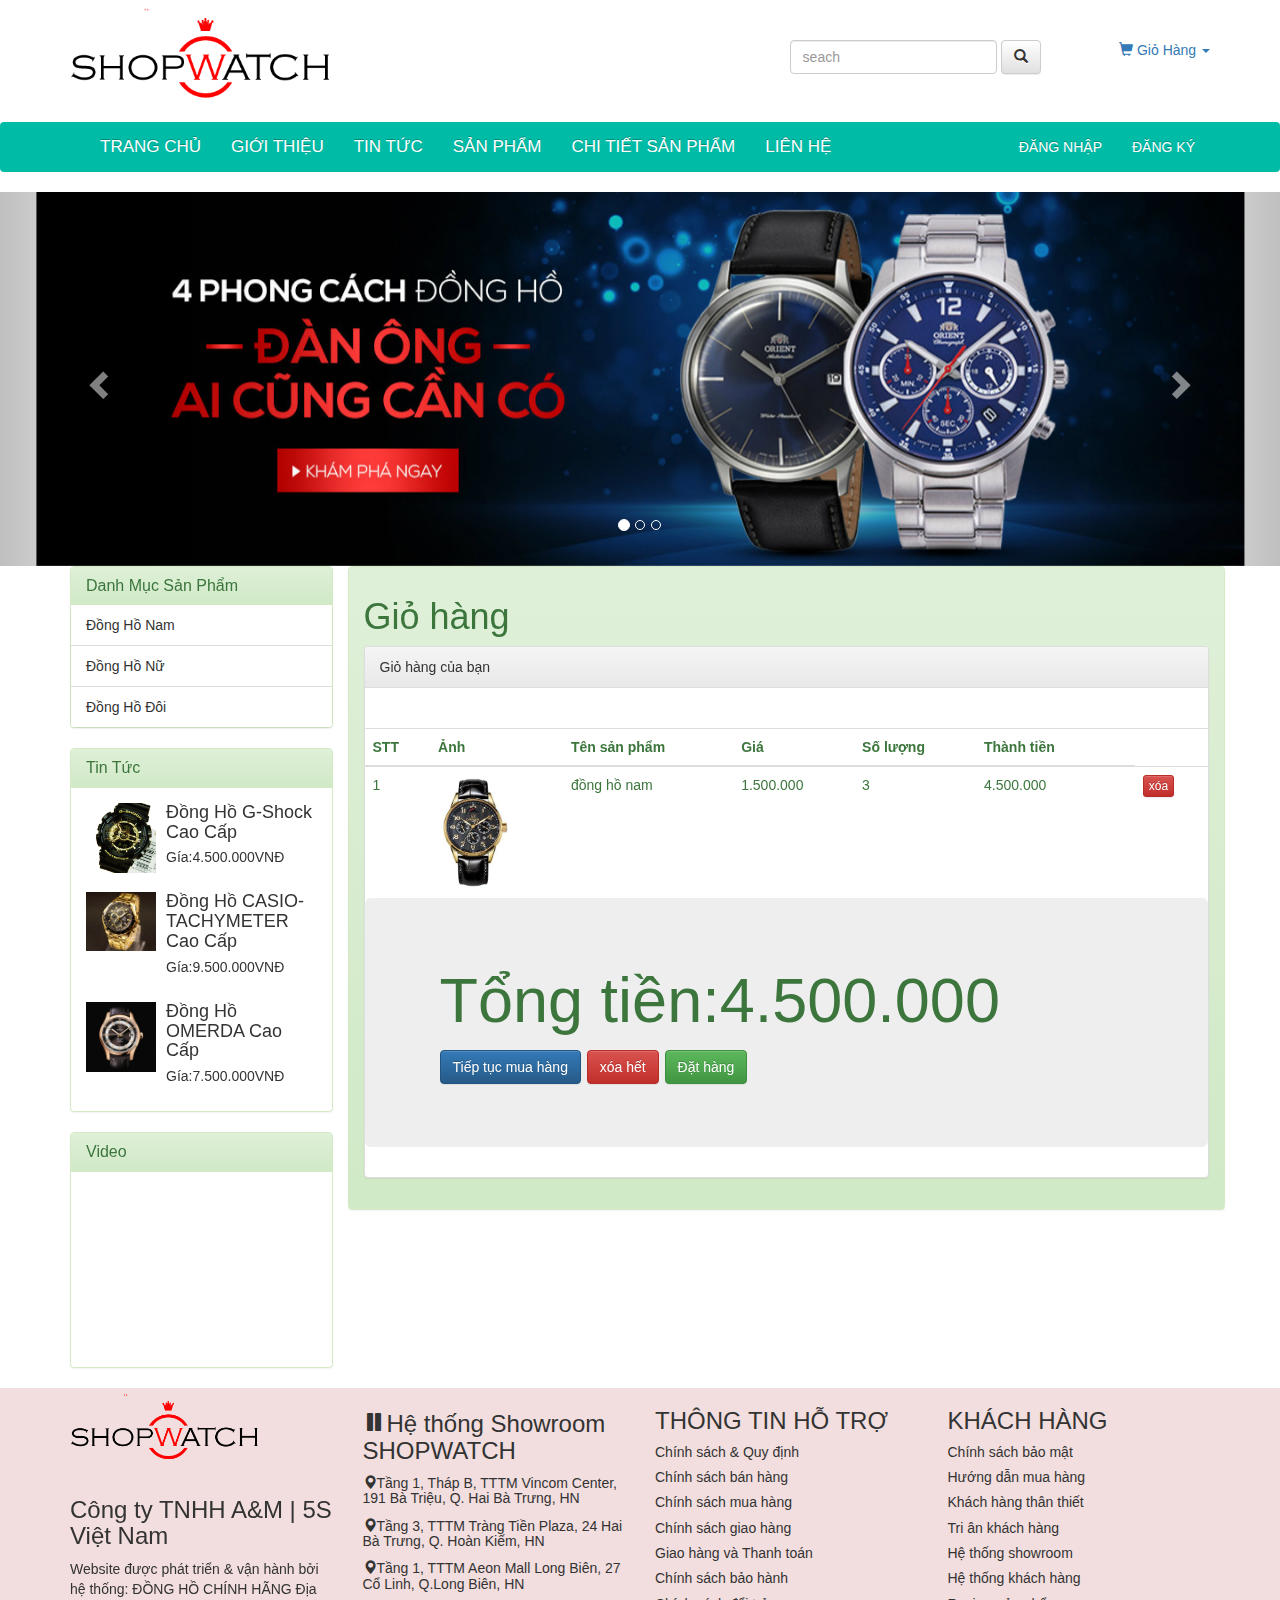
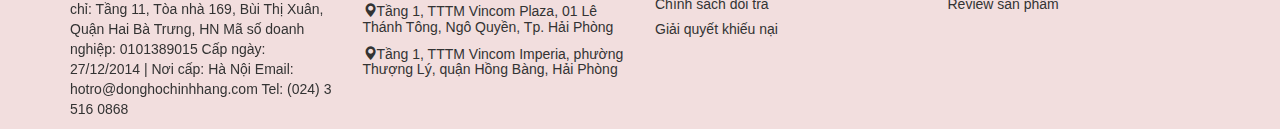
<file: web-fontend/html/gio-hang.html>
<!DOCTYPE html>
<html lang="en">
<head>
	<meta charset="UTF-8">
	<title>web dồng hồ</title>
	<!-- Latest compiled and minified CSS & JS -->
	<link rel="stylesheet" href="../bs3/bootstrap-3.3.7-dist/bootstrap-3.3.7-dist/css/bootstrap.min.css">
	<link rel="stylesheet" type="text/css" href="../bs3/bootstrap-3.3.7-dist/bootstrap-3.3.7-dist/css/bootstrap-theme.min.css">
	<link rel="stylesheet" href="../OwlCarousel2-2.3.4/OwlCarousel2-2.3.4/docs/assets/owlcarousel/assets/owl.carousel.min.css">
    <link rel="stylesheet" href="../OwlCarousel2-2.3.4/OwlCarousel2-2.3.4/docs/assets/owlcarousel/assets/owl.theme.default.min.css">

	<link rel="stylesheet" type="text/css" href="../css/style.css">


<style type="text/css">
#carousel-id img{
	width: 100%;
}
#dh-logo{
	background: white;
	width: 250px;
	height: 50px

}
	
</style>
	
</head>
<body>
	<header class="header">
		<div class="container">
			<div class="row">
				<div class="col-md-3 logo">
					<a href="index.html">
						<img src="../img/logo3.png" alt="" class="img-responsive">
					</a>
				</div>
				<div class="col-md-9 header-right">
					
					<div class="form-left">
						<form action="" method="POST" class="form-inline" role="form">
					
						<div class="form-group">
							<label class="sr-only" for="">label</label>
							<input type="email" class="form-control" id="" placeholder="seach">
						</div>
					
						
					
						<button type="submit" class="btn btn-default">
							<span class="glyphicon glyphicon-search"></span>
						</button>
					</form>
					</div>
					
					<a href="gio-hang.html">
						<span class="glyphicon glyphicon-shopping-cart"></span> Giỏ Hàng
						<b class="caret"></b></a>
					
					
				</div>
			</div>
				</div>
			</div>
		</div>
		</div>
		
	</header><!-- /header -->
	<nav class="navbar navbar-inverse my-menu">
		<div class="container">
			<div class="navbar-header">
				<button type="button" class="navbar-toggle" data-toggle="collapse" data-target=".navbar-ex1-collapse">
					<span class="icon-bar"></span>
					<span class="icon-bar"></span>
					<span class="icon-bar"></span>
				</button>
				
			</div> 	
			
		<div class="collapse navbar-collapse navbar-ex1-collapse">
				<ul class="nav navbar-nav" style="font-size: 17px;">
					<li class="">
					<a href="index.html">Trang Chủ</a>
				</li>
				<li>
					<a href="gioi-thieu.html">Giới Thiệu</a>
				</li>
				<li>
					<a href="tin-tuc.html">Tin Tức</a>
				</li>
				<li>
					<a href="san-pham.html">Sản Phẩm</a>
				</li>
				<li>
					<a href="chi-tiet-sp.html">Chi tiết sản phẩm</a>
				</li>
				<li>
					<a href="lien-he.html">Liên Hệ</a>
				</li>

				</ul>
				<ul class="nav navbar-nav navbar-right">
					<li id="dnhap"><a href="#modal-login" data-toggle="modal">Đăng Nhập</a>					
						</li>
					<li  id="dnhap1">
							<a href="#modal-id" data-toggle="modal">Đăng Ký</a>
						</li>
				</ul>
				
			</div>
	

		
	</div>
</div>

<div class="modal fade" id="modal-login">
	<div class="modal-dialog">
		<div class="modal-content">
			<div class="modal-header">
				<button type="button" class="close" data-dismiss="modal" aria-hidden="true">&times;</button>
				
			</div>
			<div class="modal-body">
				<form action="" method="POST" role="form">
					
				
					<div class="form-group">
						<label for="">Tên Đăng Nhập</label>
						<input type="text" class="form-control" id="" placeholder="Input field">
					</div>
					<div class="form-group">
						<label for="">Mật Khẩu</label>
						<input type="text" class="form-control" id="" placeholder="Input field">
					</div>					
					<button type="submit" class="btn-block btn btn-success">Login</button>
					<a type="submit" class="btn-block btn btn-primary">Facebook</a>
					<a type="submit" class="btn-block btn btn-danger">Google</a>
				</form>
				
			</div>
			
		</div>
	</div>
</div>
<div class="modal fade" id="modal-id">
	<div class="modal-dialog">
		<div class="modal-content">
			<div class="modal-header">
				<button type="button" class="close" data-dismiss="modal" aria-hidden="true">&times;</button>
				<h5 style="color: red;"><strong>Chú ý:</strong>Vui lòng điền đầy đủ thông tin</h5>
			</div>	
			<div class="modal-body">
				<form action="" method="POST" role="form">
					<div class="form-group">
						<label for="">Tên Đăng Nhập</label>
						<input type="text" class="form-control" id="" placeholder="Input field">
					</div>
					<div class="form-group">
						<label for="">Email</label>
						<input type="text" class="form-control" id="" placeholder="Input field">
					</div>
					<div class="form-group">
						<label for="">Số điện thoại</label>
						<input type="text" class="form-control" id="" placeholder="Input field">
					</div>		
					<div class="form-group">
						<label for="">Mật Khẩu</label>
						<input type="text" class="form-control" id="" placeholder="Input field">
					</div>	
					<div class="form-group">
						<label for="">Nhập Lại Mật Khẩu</label>
						<input type="text" class="form-control" id="" placeholder="Input field">
					</div>					
					<button type="submit" class="btn-block btn btn-primary">Đăng Ký</button>
					
				</form>
				
			</div>
			
		</div>
	</div>
</div>
	

	</nav>
	<div id="carousel-id" class="carousel slide" data-ride="carousel">
		<ol class="carousel-indicators">
			<li data-target="#carousel-id" data-slide-to="0" class="active"></li>
			<li data-target="#carousel-id" data-slide-to="1" class=""></li>
			<li data-target="#carousel-id" data-slide-to="2" class=""></li>
		</ol>
		<div class="carousel-inner">
			<div class="item">
				<img src="../img/dh3.png" alt="">
				
			</div>
			<div class="item">
				<img src="../img/dh2 (2).png" alt="">
				
			</div>
			<div class="item active">
				<img src="../img/dh1 (3).png" alt="">
				
			</div>
		</div>
		<a class="left carousel-control" href="#carousel-id" data-slide="prev"><span class="glyphicon glyphicon-chevron-left"></span></a>
		<a class="right carousel-control" href="#carousel-id" data-slide="next"><span class="glyphicon glyphicon-chevron-right"></span></a>
	</div>
	<div class="container">
		<div class="row">
			<div class="col-md-3">
				<div class="panel panel-success">
					<div class="panel-heading">
						<h3 class="panel-title">Danh Mục Sản Phẩm</h3>
					</div>
					
					<ul class="list-group">
						<li class="list-group-item">Đồng Hồ Nam</li>
						<li class="list-group-item">Đồng Hồ Nữ</li>
						<li class="list-group-item">Đồng Hồ Đôi</li>
					</ul>
				</div>
				<div class="panel panel-success">
					<div class="panel-heading">
						<h3 class="panel-title">Tin Tức</h3>
					</div>
					<div class="panel-body">
						<div class="media">
							<a class="pull-left" href="#">
								<img class="media-object" src="../img/dh4.jpg" alt="Image" width="70">
							</a>
							<div class="media-body">
								<h4 class="media-heading">Đồng Hồ G-Shock Cao Cấp</h4>
								<p>Gía:4.500.000VNĐ</p>
							</div>
						</div>
						<div class="media">
							<a class="pull-left" href="#">
								<img class="media-object" src="../img/dh5.jpg" alt="Image" width="70">
							</a>
							<div class="media-body">
								<h4 class="media-heading">Đồng Hồ CASIO-TACHYMETER Cao Cấp</h4>
								<p>Gía:9.500.000VNĐ</p>
							</div>
						</div>
						<div class="media">
							<a class="pull-left" href="#">
								<img class="media-object" src="../img/dh6.jpg" alt="Image" width="70">
							</a>
							<div class="media-body">
								<h4 class="media-heading">Đồng Hồ  OMERDA Cao Cấp</h4>
								<p>Gía:7.500.000VNĐ</p>
							</div>
						</div>
					</div>
				</div>
				<div class="panel panel-success">
					<div class="panel-heading">
						<h3 class="panel-title">Video</h3>
					</div>
<!-- 4:3 aspect ratio -->
<div class="embed-responsive embed-responsive-4by3">

  <iframe class="embed-responsive-item" src="https://www.youtube.com/embed/Mz7CrDlBL7w"></iframe>
</div>
</div>
			</div>
			<div class="col-md-9">
				<div class="row">
				<div class="panel panel-success">
					<div class="panel-heading">
						<h1>Giỏ hàng</h1>
					<div class="panel panel-default">
						<!-- Default panel contents -->
						<div class="panel-heading">Giỏ hàng của bạn</div>
						<div class="panel-body">
							<p></p>
						</div>
					
						<!-- Table -->
						<table class="table">
							<thead>
								<tr>
									<th>STT</th>
									<th>Ảnh</th>
									<th>Tên sản phẩm</th>
									<th>Giá</th>
									<th>Số lượng</th>
									<th>Thành tiền</th>
									<th></th>

								</tr>
								
							</thead>
							<tbody>
								<tr>
									<td>1</td>
									<td>
										<img src="../img/dh12.jpg" alt="" width="70">
									</td>
									<td>đồng hồ nam </td>
									<td>1.500.000</td>
									<td>3</td>
									<td>4.500.000</td>
									<td></td>
									<td>
									<a href="" class="btn btn-xs btn-danger">xóa</a>
								</td>
								</tr>
								
							</tbody>
						</table>
						<div class="jumbotron">
							<div class="container">
								<h1>Tổng tiền:4.500.000</h1>
								<p></p>
								<p>
									<a class="btn btn-primary" href="index.html">Tiếp tục mua hàng</a>
									<a class="btn btn-danger">xóa hết</a>
									<a class="btn btn-success" href="dat-hang.html">Đặt hàng</a>
								</p>
							</div>
						</div>
					</div>
</div>
</div>
			</div>
			</div>
		</div>
	</div>
	<footer class="footer bg-danger">
		<div class="container">
			<div class="row">
				<div class="col-md-3">
					<img src="../img/logo3.png" alt="" width="190">
					<h3>Công ty TNHH A&M | 5S Việt Nam</h3>
					<p>Website được phát triển & vận hành bởi hệ thống: ĐỒNG HỒ CHÍNH HÃNG
Địa chỉ: Tầng 11, Tòa nhà 169, Bùi Thị Xuân, Quận Hai Bà Trưng, HN
Mã số doanh nghiệp: 0101389015
Cấp ngày: 27/12/2014 | Nơi cấp: Hà Nội
Email: hotro@donghochinhhang.com
Tel: (024) 3 516 0868</p>
				</div>
				<div class="col-md-3">
					<h3><span class="glyphicon glyphicon-pause"></span>Hệ thống Showroom SHOPWATCH</h3>
					
<h5>
<span class="glyphicon glyphicon-map-marker"></span>Tầng 1, Tháp B, TTTM Vincom Center, 191 Bà Triệu, Q. Hai Bà Trưng, HN</h5>
<h5>
<span class="glyphicon glyphicon-map-marker"></span>Tầng 3, TTTM Tràng Tiền Plaza, 24 Hai Bà Trưng, Q. Hoàn Kiếm, HN</h5>
<h5>
<span class="glyphicon glyphicon-map-marker"></span>Tầng 1, TTTM Aeon Mall Long Biên, 27 Cổ Linh, Q.Long Biên, HN</h5>
<h5>
<span class="glyphicon glyphicon-map-marker"></span>Tầng 1, TTTM Vincom Plaza, 01 Lê Thánh Tông, Ngô Quyền, Tp. Hải Phòng</h5>
<h5>
<span class="glyphicon glyphicon-map-marker"></span>Tầng 1, TTTM Vincom Imperia, phường Thượng Lý, quận Hồng Bàng, Hải Phòng</h5>
</div>
<div class="col-md-3">
<h3>THÔNG TIN HỖ TRỢ</h3>

<h5>Chính sách & Quy định</h5>
<h5>Chính sách bán hàng</h5>
<h5>Chính sách mua hàng</h5>
<h5>Chính sách giao hàng</h5>
<h5>Giao hàng và Thanh toán</h5>
<h5>Chính sách bảo hành</h5>
<h5>Chính sách đổi trả</h5>
<h5>Giải quyết khiếu nại</h5>
</div>
<div class="col-md-3">
	<h3>KHÁCH HÀNG</h3>
	<h5>Chính sách bảo mật</h5>
	<h5>Hướng dẫn mua hàng</h5>
	<h5>Khách hàng thân thiết</h5>
	<h5>Tri ân khách hàng</h5>
	<h5>Hệ thống showroom</h5>
	<h5>Hệ thống khách hàng</h5>
	<h5>Review sản phẩm</h5>
</div>
			</div>
		</div>
	</footer>








<!-- Latest compiled and minified CSS & JS -->
<!-- <script src="https://code.jquery.com/jquery.js"></script> -->
<script type="text/javascript" src="../js/jquery.js"></script>

<script type="text/javascript" src="../OwlCarousel2-2.3.4/OwlCarousel2-2.3.4/docs/assets/owlcarousel/owl.carousel.min.js"></script>
<script type="text/javascript" src="../bs3/bootstrap-3.3.7-dist/bootstrap-3.3.7-dist/js/bootstrap.min.js"></script>
	
</body>
</html>
</file>
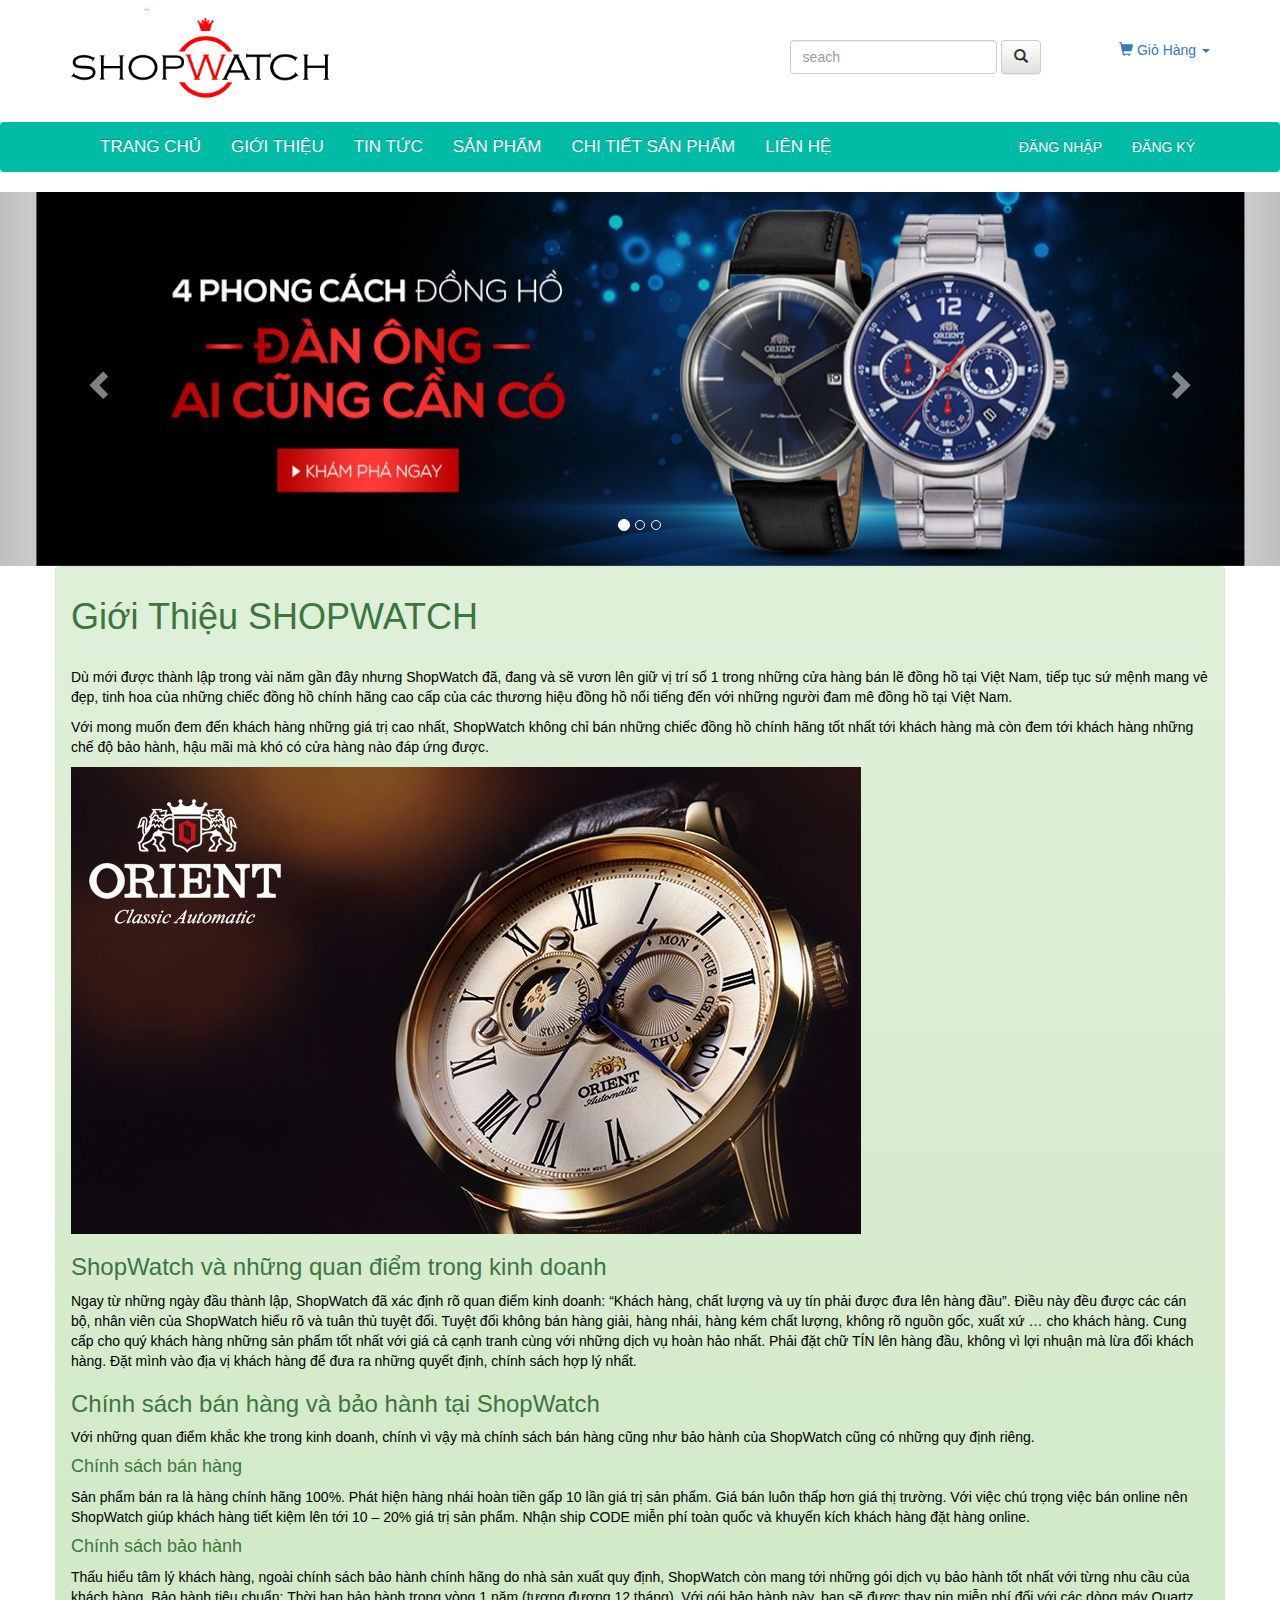
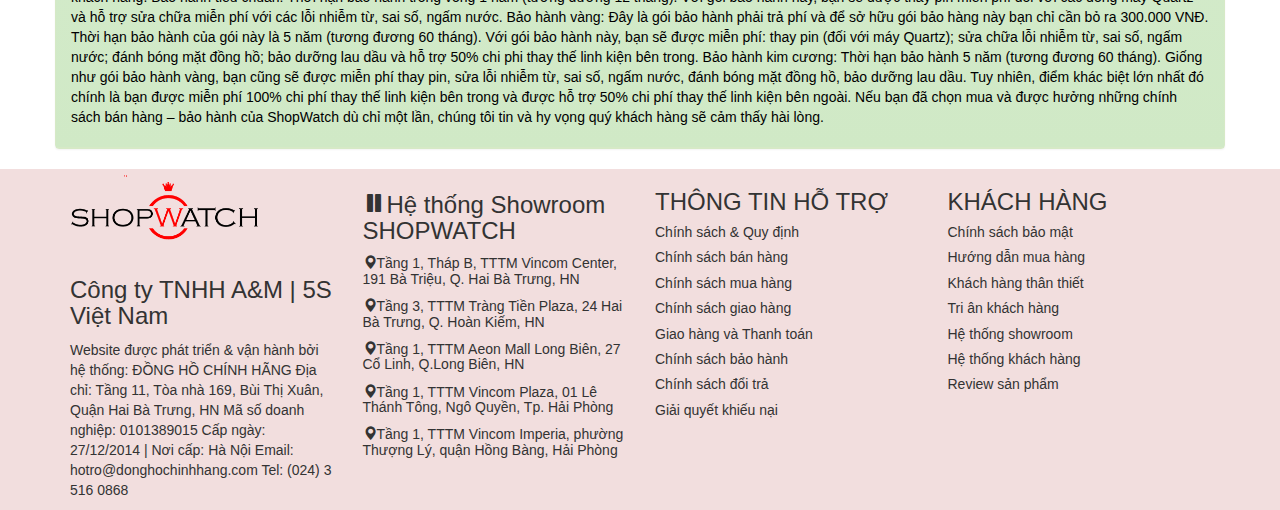
<file: web-fontend/html/gioi-thieu.html>
<!DOCTYPE html>
<html lang="en">
<head>
	<meta charset="UTF-8">
	<title>web dồng hồ</title>
	<!-- Latest compiled and minified CSS & JS -->
	<link rel="stylesheet" href="../bs3/bootstrap-3.3.7-dist/bootstrap-3.3.7-dist/css/bootstrap.min.css">
	<link rel="stylesheet" type="text/css" href="../bs3/bootstrap-3.3.7-dist/bootstrap-3.3.7-dist/css/bootstrap-theme.min.css">
	<link rel="stylesheet" href="../OwlCarousel2-2.3.4/OwlCarousel2-2.3.4/docs/assets/owlcarousel/assets/owl.carousel.min.css">
    <link rel="stylesheet" href="../OwlCarousel2-2.3.4/OwlCarousel2-2.3.4/docs/assets/owlcarousel/assets/owl.theme.default.min.css">

	<link rel="stylesheet" type="text/css" href="../css/style.css">


<style type="text/css">
#carousel-id img{
	width: 100%;
}
#dh-logo{
	background: white;
	width: 250px;
	height: 50px

}
	
</style>
	
</head>
<body>
	<header class="header">
		<div class="container">
			<div class="row">
				<div class="col-md-3 logo">
					<a href="index.html">
						<img src="../img/logo3.png" alt="" class="img-responsive">
					</a>
				</div>
				<div class="col-md-9 header-right">
					
					<div class="form-left">
						<form action="" method="POST" class="form-inline" role="form">
					
						<div class="form-group">
							<label class="sr-only" for="">label</label>
							<input type="email" class="form-control" id="" placeholder="seach">
						</div>
					
						
					
						<button type="submit" class="btn btn-default">
							<span class="glyphicon glyphicon-search"></span>
						</button>
					</form>
					</div>
					
					<a href="gio-hang.html">
						<span class="glyphicon glyphicon-shopping-cart"></span> Giỏ Hàng
						<b class="caret"></b></a>
					
				</div>
			</div>
				</div>
			</div>
		</div>
		</div>
		
	</header><!-- /header -->
	<nav class="navbar navbar-inverse my-menu">
		<div class="container">
			<div class="navbar-header">
				<button type="button" class="navbar-toggle" data-toggle="collapse" data-target=".navbar-ex1-collapse">
					<span class="icon-bar"></span>
					<span class="icon-bar"></span>
					<span class="icon-bar"></span>
				</button>
				
			</div> 	
			
		<div class="collapse navbar-collapse navbar-ex1-collapse">
				<ul class="nav navbar-nav" style="font-size: 17px;">
					<li class="">
					<a href="index.html">Trang Chủ</a>
				</li>
				<li>
					<a href="gioi-thieu.html">Giới Thiệu</a>
				</li>
				<li>
					<a href="tin-tuc.html">Tin Tức</a>
				</li>
				<li>
					<a href="san-pham.html">Sản Phẩm</a>
				</li>
				<li>
					<a href="chi-tiet-sp.html">Chi tiết sản phẩm</a>
				</li>
				<li>
					<a href="lien-he.html">Liên Hệ</a>
				</li>

				</ul>
				<ul class="nav navbar-nav navbar-right">
					<li id="dnhap"><a href="#modal-login" data-toggle="modal">Đăng Nhập</a>					
						</li>
					<li  id="dnhap1">
							<a href="#modal-id" data-toggle="modal">Đăng Ký</a>
						</li>
				</ul>
				
			</div>
	

		
	</div>
</div>

<div class="modal fade" id="modal-login">
	<div class="modal-dialog">
		<div class="modal-content">
			<div class="modal-header">
				<button type="button" class="close" data-dismiss="modal" aria-hidden="true">&times;</button>
				
			</div>
			<div class="modal-body">
				<form action="" method="POST" role="form">
					
				
					<div class="form-group">
						<label for="">Tên Đăng Nhập</label>
						<input type="text" class="form-control" id="" placeholder="Input field">
					</div>
					<div class="form-group">
						<label for="">Mật Khẩu</label>
						<input type="text" class="form-control" id="" placeholder="Input field">
					</div>					
					<button type="submit" class="btn-block btn btn-success">Login</button>
					<a type="submit" class="btn-block btn btn-primary">Facebook</a>
					<a type="submit" class="btn-block btn btn-danger">Google</a>
				</form>
				
			</div>
			
		</div>
	</div>
</div>
<div class="modal fade" id="modal-id">
	<div class="modal-dialog">
		<div class="modal-content">
			<div class="modal-header">
				<button type="button" class="close" data-dismiss="modal" aria-hidden="true">&times;</button>
				<h5 style="color: red;"><strong>Chú ý:</strong>Vui lòng điền đầy đủ thông tin</h5>
			</div>	
			<div class="modal-body">
				<form action="" method="POST" role="form">
					<div class="form-group">
						<label for="">Tên Đăng Nhập</label>
						<input type="text" class="form-control" id="" placeholder="Input field">
					</div>
					<div class="form-group">
						<label for="">Email</label>
						<input type="text" class="form-control" id="" placeholder="Input field">
					</div>
					<div class="form-group">
						<label for="">Số điện thoại</label>
						<input type="text" class="form-control" id="" placeholder="Input field">
					</div>		
					<div class="form-group">
						<label for="">Mật Khẩu</label>
						<input type="text" class="form-control" id="" placeholder="Input field">
					</div>	
					<div class="form-group">
						<label for="">Nhập Lại Mật Khẩu</label>
						<input type="text" class="form-control" id="" placeholder="Input field">
					</div>					
					<button type="submit" class="btn-block btn btn-primary">Đăng Ký</button>
					
				</form>
				
			</div>
			
		</div>
	</div>
</div>
	

	</nav>
	<div id="carousel-id" class="carousel slide" data-ride="carousel">
		<ol class="carousel-indicators">
			<li data-target="#carousel-id" data-slide-to="0" class="active"></li>
			<li data-target="#carousel-id" data-slide-to="1" class=""></li>
			<li data-target="#carousel-id" data-slide-to="2" class=""></li>
		</ol>
		<div class="carousel-inner">
			<div class="item">
				<img src="../img/dh3.png" alt="">
				
			</div>
			<div class="item">
				<img src="../img/dh2 (2).png" alt="">
				
			</div>
			<div class="item active">
				<img src="../img/dh1 (3).png" alt="">
				
			</div>
		</div>
		<a class="left carousel-control" href="#carousel-id" data-slide="prev"><span class="glyphicon glyphicon-chevron-left"></span></a>
		<a class="right carousel-control" href="#carousel-id" data-slide="next"><span class="glyphicon glyphicon-chevron-right"></span></a>
	</div>
	<div class="container">
				<div class="row">
				<div class="panel panel-success">
					<div class="panel-heading">
						<h1>Giới Thiệu SHOPWATCH</h1>
					<form action="" method="POST" role="form">
						<legend></legend>
					
						<div class="form-group-gt">
							<div class="form-group-gt"><p>Dù mới được thành lập trong vài năm gần đây nhưng ShopWatch đã, đang và sẽ vươn lên giữ vị trí số 1 trong những cửa hàng bán lẽ đồng hồ tại Việt Nam, tiếp tục sứ mệnh mang vẻ đẹp, tinh hoa của những chiếc đồng hồ chính hãng cao cấp của các thương hiệu đồng hồ nổi tiếng đến với những người đam mê đồng hồ tại Việt Nam.</p></div>
							<div class="form-group-gt"><p>Với mong muốn đem đến khách hàng những giá trị cao nhất, ShopWatch không chỉ bán những chiếc đồng hồ chính hãng tốt nhất tới khách hàng mà còn đem tới khách hàng những chế độ bảo hành, hậu mãi mà khó có cửa hàng nào đáp ứng được.</p></div>
							<img src="../img/gt.jpg">
						</div>
						<h3>ShopWatch và những quan điểm trong kinh doanh</h3>
						<div class="form-group-gt"><p>Ngay từ những ngày đầu thành lập, ShopWatch đã xác định rõ quan điểm kinh doanh: “Khách hàng, chất lượng và uy tín phải được đưa lên hàng đầu”. Điều này đều được các cán bộ, nhân viên của ShopWatch hiểu rõ và tuân thủ tuyệt đối.

Tuyệt đối không bán hàng giải, hàng nhái, hàng kém chất lượng, không rõ nguồn gốc, xuất xứ … cho khách hàng.
Cung cấp cho quý khách hàng những sản phẩm tốt nhất với giá cả cạnh tranh cùng với những dịch vụ hoàn hảo nhất.
Phải đặt chữ TÍN lên hàng đầu, không vì lợi nhuận mà lừa đối khách hàng.
Đặt mình vào địa vị khách hàng để đưa ra những quyết định, chính sách hợp lý nhất.</p></div>
<h3>Chính sách bán hàng và bảo hành tại ShopWatch</h3>
<div class="form-group-gt"><p>Với những quan điểm khắc khe trong kinh doanh, chính vì vậy mà chính sách bán hàng cũng như bảo hành của ShopWatch cũng có những quy định riêng.</p></div>
<h4>Chính sách bán hàng</h4>
<div class="form-group-gt"><p>Sản phẩm bán ra là hàng chính hãng 100%. Phát hiện hàng nhái hoàn tiền gấp 10 lần giá trị sản phẩm.
Giá bán luôn thấp hơn giá thị trường. Với việc chú trọng việc bán online nên ShopWatch giúp khách hàng tiết kiệm lên tới 10 – 20% giá trị sản phẩm.
Nhận ship CODE miễn phí toàn quốc và khuyến kích khách hàng đặt hàng online.</p></div>
<h4>Chính sách bảo hành</h4>
<div class="form-group-gt"><p>Thấu hiểu tâm lý khách hàng, ngoài chính sách bảo hành chính hãng do nhà sản xuất quy định, ShopWatch còn mang tới những gói dịch vụ bảo hành tốt nhất với từng nhu cầu của khách hàng.

Bảo hành tiêu chuẩn: Thời hạn bảo hành trong vòng 1 năm (tương đương 12 tháng). Với gói bảo hành này, bạn sẽ được thay pin miễn phí đối với các dòng máy Quartz và hỗ trợ sửa chữa miễn phí với các lỗi nhiễm từ, sai số, ngấm nước.
Bảo hành vàng: Đây là gói bảo hành phải trả phí và để sở hữu gói bảo hàng này bạn chỉ cần bỏ ra 300.000 VNĐ. Thời hạn bảo hành của gói này là 5 năm (tương đương 60 tháng). Với gói bảo hành này, bạn sẽ được miễn phí: thay pin (đối với máy Quartz); sửa chữa lỗi nhiễm từ, sai số, ngấm nước; đánh bóng mặt đồng hồ; bảo dưỡng lau dầu và hỗ trợ 50% chi phi thay thế linh kiện bên trong.
Bảo hành kim cương: Thời hạn bảo hành 5 năm (tương đương 60 tháng). Giống như gói bảo hành vàng, bạn cũng sẽ được miễn phí thay pin, sửa lỗi nhiễm từ, sai số, ngấm nước, đánh bóng mặt đồng hồ, bảo dưỡng lau dầu. Tuy nhiên, điểm khác biệt lớn nhất đó chính là bạn được miễn phí 100% chi phí thay thế linh kiện bên trong và được hỗ trợ 50% chi phí thay thế linh kiện bên ngoài.
Nếu bạn đã chọn mua và được hưởng những chính sách bán hàng – bảo hành của ShopWatch dù chỉ một lần, chúng tôi tin và hy vọng quý khách hàng sẽ cảm thấy hài lòng.</p></div>
						
					</form>
</div>
</div>
			</div>
			</div>
		
	
	<footer class="footer bg-danger">
		<div class="container">
			<div class="row">
				<div class="col-md-3">
					<img src="../img/logo3.png" alt="" width="190">
					<h3>Công ty TNHH A&M | 5S Việt Nam</h3>
					<p>Website được phát triển & vận hành bởi hệ thống: ĐỒNG HỒ CHÍNH HÃNG
Địa chỉ: Tầng 11, Tòa nhà 169, Bùi Thị Xuân, Quận Hai Bà Trưng, HN
Mã số doanh nghiệp: 0101389015
Cấp ngày: 27/12/2014 | Nơi cấp: Hà Nội
Email: hotro@donghochinhhang.com
Tel: (024) 3 516 0868</p>
				</div>
				<div class="col-md-3">
					<h3><span class="glyphicon glyphicon-pause"></span>Hệ thống Showroom SHOPWATCH</h3>
					
<h5>
<span class="glyphicon glyphicon-map-marker"></span>Tầng 1, Tháp B, TTTM Vincom Center, 191 Bà Triệu, Q. Hai Bà Trưng, HN</h5>
<h5>
<span class="glyphicon glyphicon-map-marker"></span>Tầng 3, TTTM Tràng Tiền Plaza, 24 Hai Bà Trưng, Q. Hoàn Kiếm, HN</h5>
<h5>
<span class="glyphicon glyphicon-map-marker"></span>Tầng 1, TTTM Aeon Mall Long Biên, 27 Cổ Linh, Q.Long Biên, HN</h5>
<h5>
<span class="glyphicon glyphicon-map-marker"></span>Tầng 1, TTTM Vincom Plaza, 01 Lê Thánh Tông, Ngô Quyền, Tp. Hải Phòng</h5>
<h5>
<span class="glyphicon glyphicon-map-marker"></span>Tầng 1, TTTM Vincom Imperia, phường Thượng Lý, quận Hồng Bàng, Hải Phòng</h5>
</div>
<div class="col-md-3">
<h3>THÔNG TIN HỖ TRỢ</h3>

<h5>Chính sách & Quy định</h5>
<h5>Chính sách bán hàng</h5>
<h5>Chính sách mua hàng</h5>
<h5>Chính sách giao hàng</h5>
<h5>Giao hàng và Thanh toán</h5>
<h5>Chính sách bảo hành</h5>
<h5>Chính sách đổi trả</h5>
<h5>Giải quyết khiếu nại</h5>
</div>
<div class="col-md-3">
	<h3>KHÁCH HÀNG</h3>
	<h5>Chính sách bảo mật</h5>
	<h5>Hướng dẫn mua hàng</h5>
	<h5>Khách hàng thân thiết</h5>
	<h5>Tri ân khách hàng</h5>
	<h5>Hệ thống showroom</h5>
	<h5>Hệ thống khách hàng</h5>
	<h5>Review sản phẩm</h5>
</div>
			</div>
		</div>
	</footer>








<!-- Latest compiled and minified CSS & JS -->
<!-- <script src="https://code.jquery.com/jquery.js"></script> -->
<script type="text/javascript" src="../js/jquery.js"></script>

<script type="text/javascript" src="../OwlCarousel2-2.3.4/OwlCarousel2-2.3.4/docs/assets/owlcarousel/owl.carousel.min.js"></script>
<script type="text/javascript" src="../bs3/bootstrap-3.3.7-dist/bootstrap-3.3.7-dist/js/bootstrap.min.js"></script>
</body>
</html>
</file>
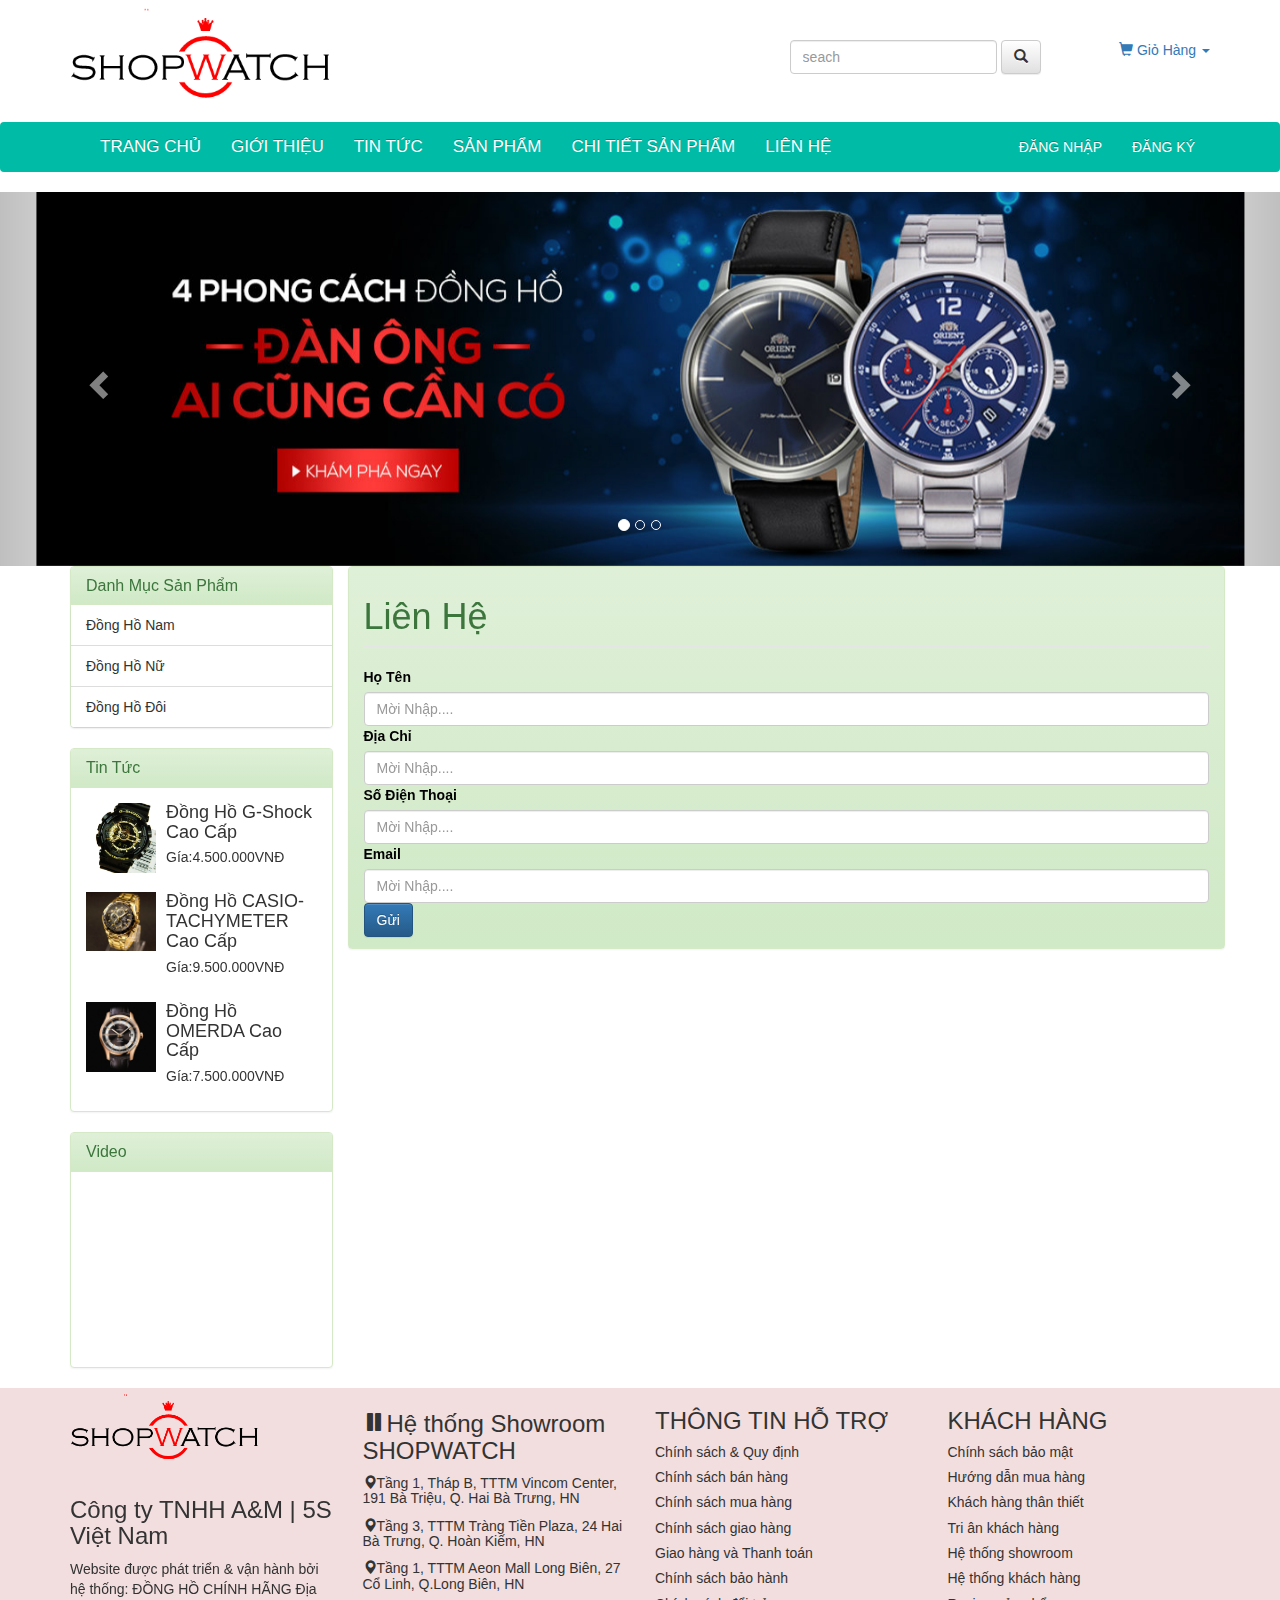
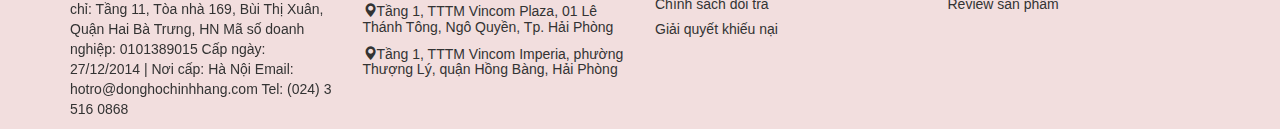
<file: web-fontend/html/lien-he.html>
<!DOCTYPE html>
<html lang="en">
<head>
	<meta charset="UTF-8">
	<title>web dồng hồ</title>
	<!-- Latest compiled and minified CSS & JS -->
	<link rel="stylesheet" href="../bs3/bootstrap-3.3.7-dist/bootstrap-3.3.7-dist/css/bootstrap.min.css">
	<link rel="stylesheet" type="text/css" href="../bs3/bootstrap-3.3.7-dist/bootstrap-3.3.7-dist/css/bootstrap-theme.min.css">
	<link rel="stylesheet" href="../OwlCarousel2-2.3.4/OwlCarousel2-2.3.4/docs/assets/owlcarousel/assets/owl.carousel.min.css">
    <link rel="stylesheet" href="../OwlCarousel2-2.3.4/OwlCarousel2-2.3.4/docs/assets/owlcarousel/assets/owl.theme.default.min.css">

	<link rel="stylesheet" type="text/css" href="../css/style.css">


<style type="text/css">
#carousel-id img{
	width: 100%;
}
#dh-logo{
	background: white;
	width: 250px;
	height: 50px

}
	
</style>
	
</head>
<body>
	<header class="header">
		<div class="container">
			<div class="row">
				<div class="col-md-3 logo">
					<a href="index.html">
						<img src="../img/logo3.png" alt="" class="img-responsive">
					</a>
				</div>
				<div class="col-md-9 header-right">
					
					<div class="form-left">
						<form action="" method="POST" class="form-inline" role="form">
					
						<div class="form-group">
							<label class="sr-only" for="">label</label>
							<input type="email" class="form-control" id="" placeholder="seach">
						</div>
					
						
					
						<button type="submit" class="btn btn-default">
							<span class="glyphicon glyphicon-search"></span>
						</button>
					</form>
					</div>
					
					<a href="gio-hang.html">
						<span class="glyphicon glyphicon-shopping-cart"></span> Giỏ Hàng
						<b class="caret"></b></a>
					
					
				</div>
			</div>
				</div>
			</div>
		</div>
		</div>
		
	</header><!-- /header -->
	<nav class="navbar navbar-inverse my-menu">
		<div class="container">
			<div class="navbar-header">
				<button type="button" class="navbar-toggle" data-toggle="collapse" data-target=".navbar-ex1-collapse">
					<span class="icon-bar"></span>
					<span class="icon-bar"></span>
					<span class="icon-bar"></span>
				</button>
				
			</div> 	
			
		<div class="collapse navbar-collapse navbar-ex1-collapse">
				<ul class="nav navbar-nav" style="font-size: 17px;">
					<li class="">
					<a href="index.html">Trang Chủ</a>
				</li>
				<li>
					<a href="gioi-thieu.html">Giới Thiệu</a>
				</li>
				<li>
					<a href="tin-tuc.html">Tin Tức</a>
				</li>
				<li>
					<a href="san-pham.html">Sản Phẩm</a>
				</li>
				<li>
					<a href="chi-tiet-sp.html">Chi tiết sản phẩm</a>
				</li>
				<li>
					<a href="lien-he.html">Liên Hệ</a>
				</li>

				</ul>
				<ul class="nav navbar-nav navbar-right">
					<li id="dnhap"><a href="#modal-login" data-toggle="modal">Đăng Nhập</a>					
						</li>
					<li  id="dnhap1">
							<a href="#modal-id" data-toggle="modal">Đăng Ký</a>
						</li>
				</ul>
				
			</div>
	

		
	</div>
</div>

<div class="modal fade" id="modal-login">
	<div class="modal-dialog">
		<div class="modal-content">
			<div class="modal-header">
				<button type="button" class="close" data-dismiss="modal" aria-hidden="true">&times;</button>
				
			</div>
			<div class="modal-body">
				<form action="" method="POST" role="form">
					
				
					<div class="form-group">
						<label for="">Tên Đăng Nhập</label>
						<input type="text" class="form-control" id="" placeholder="Input field">
					</div>
					<div class="form-group">
						<label for="">Mật Khẩu</label>
						<input type="text" class="form-control" id="" placeholder="Input field">
					</div>					
					<button type="submit" class="btn-block btn btn-success">Login</button>
					<a type="submit" class="btn-block btn btn-primary">Facebook</a>
					<a type="submit" class="btn-block btn btn-danger">Google</a>
				</form>
				
			</div>
			
		</div>
	</div>
</div>
<div class="modal fade" id="modal-id">
	<div class="modal-dialog">
		<div class="modal-content">
			<div class="modal-header">
				<button type="button" class="close" data-dismiss="modal" aria-hidden="true">&times;</button>
				<h5 style="color: red;"><strong>Chú ý:</strong>Vui lòng điền đầy đủ thông tin</h5>
			</div>	
			<div class="modal-body">
				<form action="" method="POST" role="form">
					<div class="form-group">
						<label for="">Tên Đăng Nhập</label>
						<input type="text" class="form-control" id="" placeholder="Input field">
					</div>
					<div class="form-group">
						<label for="">Email</label>
						<input type="text" class="form-control" id="" placeholder="Input field">
					</div>
					<div class="form-group">
						<label for="">Số điện thoại</label>
						<input type="text" class="form-control" id="" placeholder="Input field">
					</div>		
					<div class="form-group">
						<label for="">Mật Khẩu</label>
						<input type="text" class="form-control" id="" placeholder="Input field">
					</div>	
					<div class="form-group">
						<label for="">Nhập Lại Mật Khẩu</label>
						<input type="text" class="form-control" id="" placeholder="Input field">
					</div>					
					<button type="submit" class="btn-block btn btn-primary">Đăng Ký</button>
					
				</form>
				
			</div>
			
		</div>
	</div>
</div>
	

	</nav>
	<div id="carousel-id" class="carousel slide" data-ride="carousel">
		<ol class="carousel-indicators">
			<li data-target="#carousel-id" data-slide-to="0" class="active"></li>
			<li data-target="#carousel-id" data-slide-to="1" class=""></li>
			<li data-target="#carousel-id" data-slide-to="2" class=""></li>
		</ol>
		<div class="carousel-inner">
			<div class="item">
				<img src="../img/dh3.png" alt="">
				
			</div>
			<div class="item">
				<img src="../img/dh2 (2).png" alt="">
				
			</div>
			<div class="item active">
				<img src="../img/dh1 (3).png" alt="">
				
			</div>
		</div>
		<a class="left carousel-control" href="#carousel-id" data-slide="prev"><span class="glyphicon glyphicon-chevron-left"></span></a>
		<a class="right carousel-control" href="#carousel-id" data-slide="next"><span class="glyphicon glyphicon-chevron-right"></span></a>
	</div>
	<div class="container">
		<div class="row">
			<div class="col-md-3">
				<div class="panel panel-success">
					<div class="panel-heading">
						<h3 class="panel-title">Danh Mục Sản Phẩm</h3>
					</div>
					
					<ul class="list-group">
						<li class="list-group-item">Đồng Hồ Nam</li>
						<li class="list-group-item">Đồng Hồ Nữ</li>
						<li class="list-group-item">Đồng Hồ Đôi</li>
					</ul>
				</div>
				<div class="panel panel-success">
					<div class="panel-heading">
						<h3 class="panel-title">Tin Tức</h3>
					</div>
					<div class="panel-body">
						<div class="media">
							<a class="pull-left" href="#">
								<img class="media-object" src="../img/dh4.jpg" alt="Image" width="70">
							</a>
							<div class="media-body">
								<h4 class="media-heading">Đồng Hồ G-Shock Cao Cấp</h4>
								<p>Gía:4.500.000VNĐ</p>
							</div>
						</div>
						<div class="media">
							<a class="pull-left" href="#">
								<img class="media-object" src="../img/dh5.jpg" alt="Image" width="70">
							</a>
							<div class="media-body">
								<h4 class="media-heading">Đồng Hồ CASIO-TACHYMETER Cao Cấp</h4>
								<p>Gía:9.500.000VNĐ</p>
							</div>
						</div>
						<div class="media">
							<a class="pull-left" href="#">
								<img class="media-object" src="../img/dh6.jpg" alt="Image" width="70">
							</a>
							<div class="media-body">
								<h4 class="media-heading">Đồng Hồ  OMERDA Cao Cấp</h4>
								<p>Gía:7.500.000VNĐ</p>
							</div>
						</div>
					</div>
				</div>
				<div class="panel panel-success">
					<div class="panel-heading">
						<h3 class="panel-title">Video</h3>
					</div>
<!-- 4:3 aspect ratio -->
<div class="embed-responsive embed-responsive-4by3">

  <iframe class="embed-responsive-item" src="https://www.youtube.com/embed/Mz7CrDlBL7w"></iframe>
</div>
</div>
			</div>
			<div class="col-md-9">
				<div class="row">
				<div class="panel panel-success">
					<div class="panel-heading">
						<h1>Liên Hệ</h1>
					<form action="" method="POST" role="form">
						<legend></legend>
					
						<div class="form-group-lh">
							<label for="">Họ Tên</label>
							<input type="text" class="form-control" id="" placeholder="Mời Nhập....">
						</div>
						<div class="form-group-lh">
							<label for="">Địa Chỉ</label>
							<input type="text" class="form-control" id="" placeholder="Mời Nhập....">
						</div>
						<div class="form-group-lh">
							<label for="">Số Điện Thoại</label>
							<input type="text" class="form-control" id="" placeholder="Mời Nhập....">
						</div>
						<div class="form-group-lh">
							<label for="">Email</label>
							<input type="text" class="form-control" id="" placeholder="Mời Nhập....">
						</div>
					
					
						
					
						<button type="submit" class="btn btn-primary">Gửi</button>
					</form>
</div>
</div>
			</div>
			</div>
		</div>
	</div>
	<footer class="footer bg-danger">
		<div class="container">
			<div class="row">
				<div class="col-md-3">
					<img src="../img/logo3.png" alt="" width="190">
					<h3>Công ty TNHH A&M | 5S Việt Nam</h3>
					<p>Website được phát triển & vận hành bởi hệ thống: ĐỒNG HỒ CHÍNH HÃNG
Địa chỉ: Tầng 11, Tòa nhà 169, Bùi Thị Xuân, Quận Hai Bà Trưng, HN
Mã số doanh nghiệp: 0101389015
Cấp ngày: 27/12/2014 | Nơi cấp: Hà Nội
Email: hotro@donghochinhhang.com
Tel: (024) 3 516 0868</p>
				</div>
				<div class="col-md-3">
					<h3><span class="glyphicon glyphicon-pause"></span>Hệ thống Showroom SHOPWATCH</h3>
					
<h5>
<span class="glyphicon glyphicon-map-marker"></span>Tầng 1, Tháp B, TTTM Vincom Center, 191 Bà Triệu, Q. Hai Bà Trưng, HN</h5>
<h5>
<span class="glyphicon glyphicon-map-marker"></span>Tầng 3, TTTM Tràng Tiền Plaza, 24 Hai Bà Trưng, Q. Hoàn Kiếm, HN</h5>
<h5>
<span class="glyphicon glyphicon-map-marker"></span>Tầng 1, TTTM Aeon Mall Long Biên, 27 Cổ Linh, Q.Long Biên, HN</h5>
<h5>
<span class="glyphicon glyphicon-map-marker"></span>Tầng 1, TTTM Vincom Plaza, 01 Lê Thánh Tông, Ngô Quyền, Tp. Hải Phòng</h5>
<h5>
<span class="glyphicon glyphicon-map-marker"></span>Tầng 1, TTTM Vincom Imperia, phường Thượng Lý, quận Hồng Bàng, Hải Phòng</h5>
</div>
<div class="col-md-3">
<h3>THÔNG TIN HỖ TRỢ</h3>

<h5>Chính sách & Quy định</h5>
<h5>Chính sách bán hàng</h5>
<h5>Chính sách mua hàng</h5>
<h5>Chính sách giao hàng</h5>
<h5>Giao hàng và Thanh toán</h5>
<h5>Chính sách bảo hành</h5>
<h5>Chính sách đổi trả</h5>
<h5>Giải quyết khiếu nại</h5>
</div>
<div class="col-md-3">
	<h3>KHÁCH HÀNG</h3>
	<h5>Chính sách bảo mật</h5>
	<h5>Hướng dẫn mua hàng</h5>
	<h5>Khách hàng thân thiết</h5>
	<h5>Tri ân khách hàng</h5>
	<h5>Hệ thống showroom</h5>
	<h5>Hệ thống khách hàng</h5>
	<h5>Review sản phẩm</h5>
</div>
			</div>
		</div>
	</footer>








<!-- Latest compiled and minified CSS & JS -->
<!-- <script src="https://code.jquery.com/jquery.js"></script> -->
<script type="text/javascript" src="../js/jquery.js"></script>

<script type="text/javascript" src="../OwlCarousel2-2.3.4/OwlCarousel2-2.3.4/docs/assets/owlcarousel/owl.carousel.min.js"></script>
<script type="text/javascript" src="../bs3/bootstrap-3.3.7-dist/bootstrap-3.3.7-dist/js/bootstrap.min.js"></script>
</body>
</html>
</file>
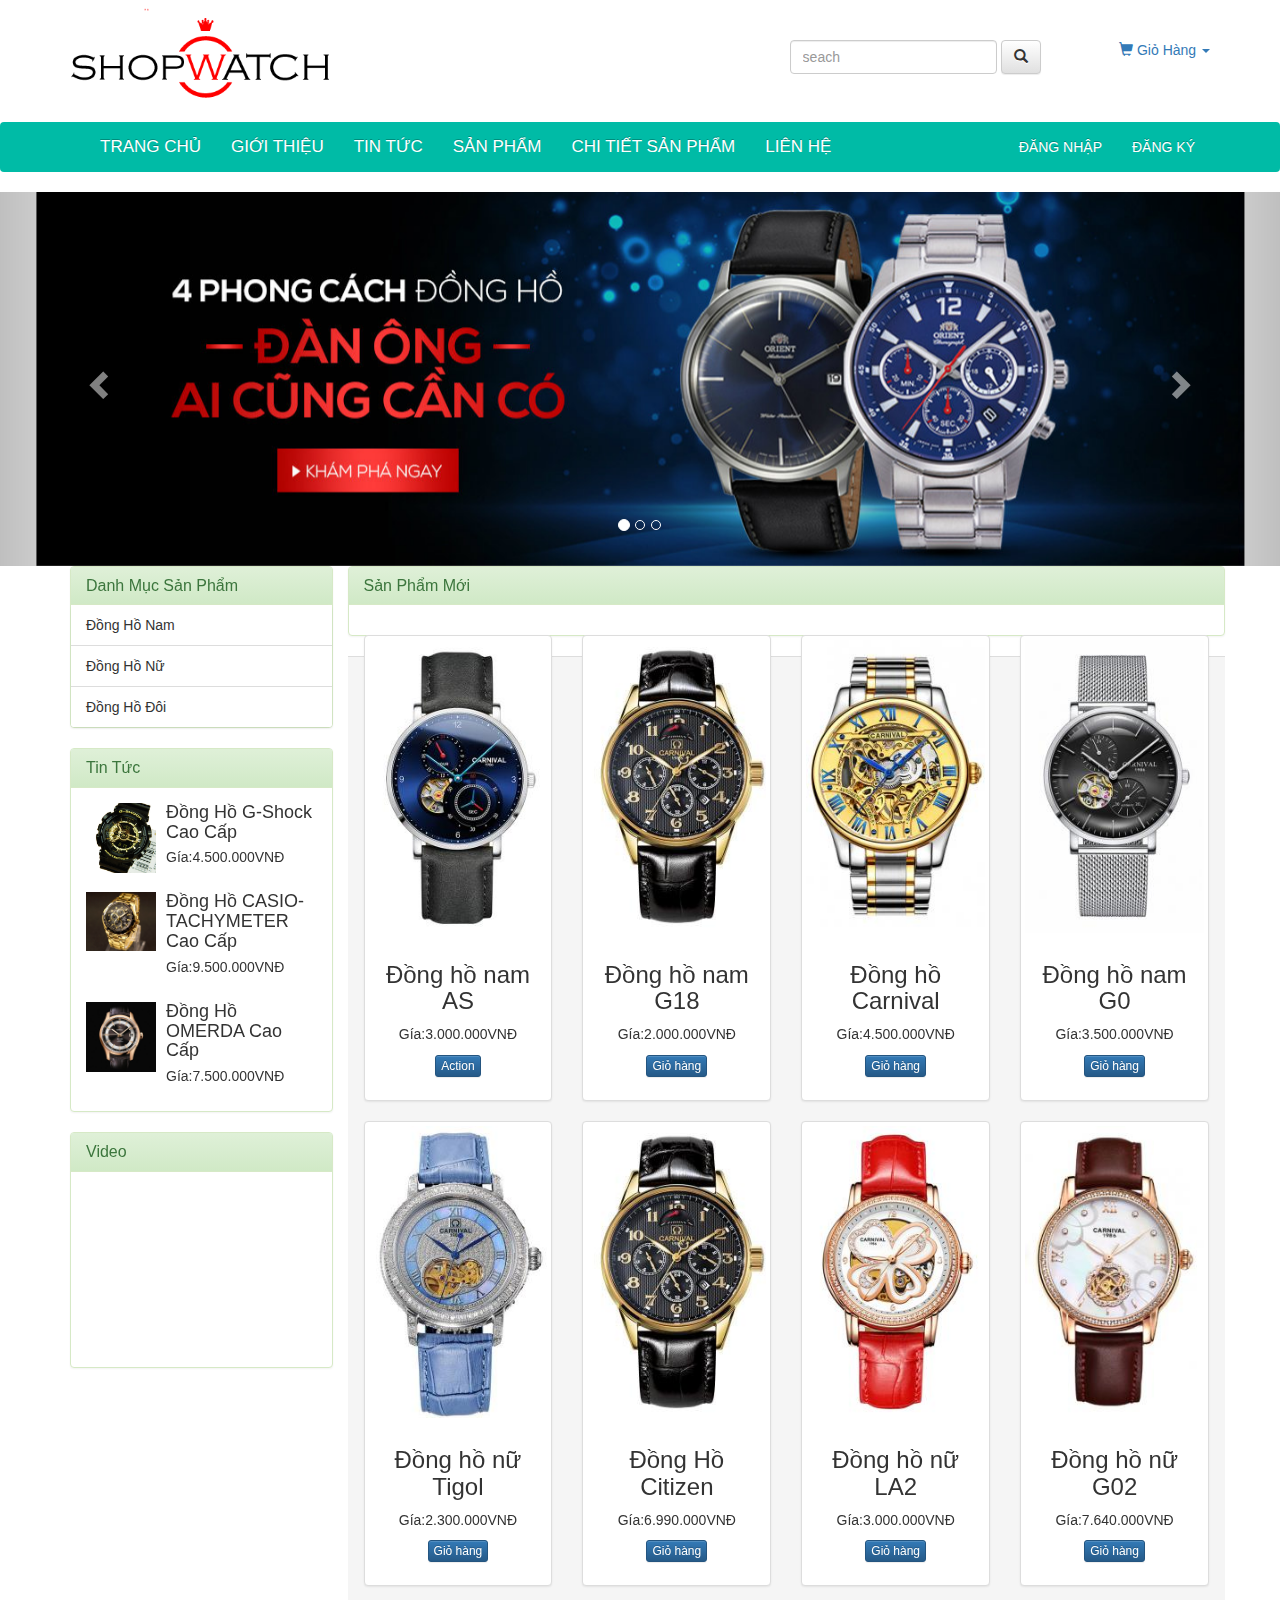
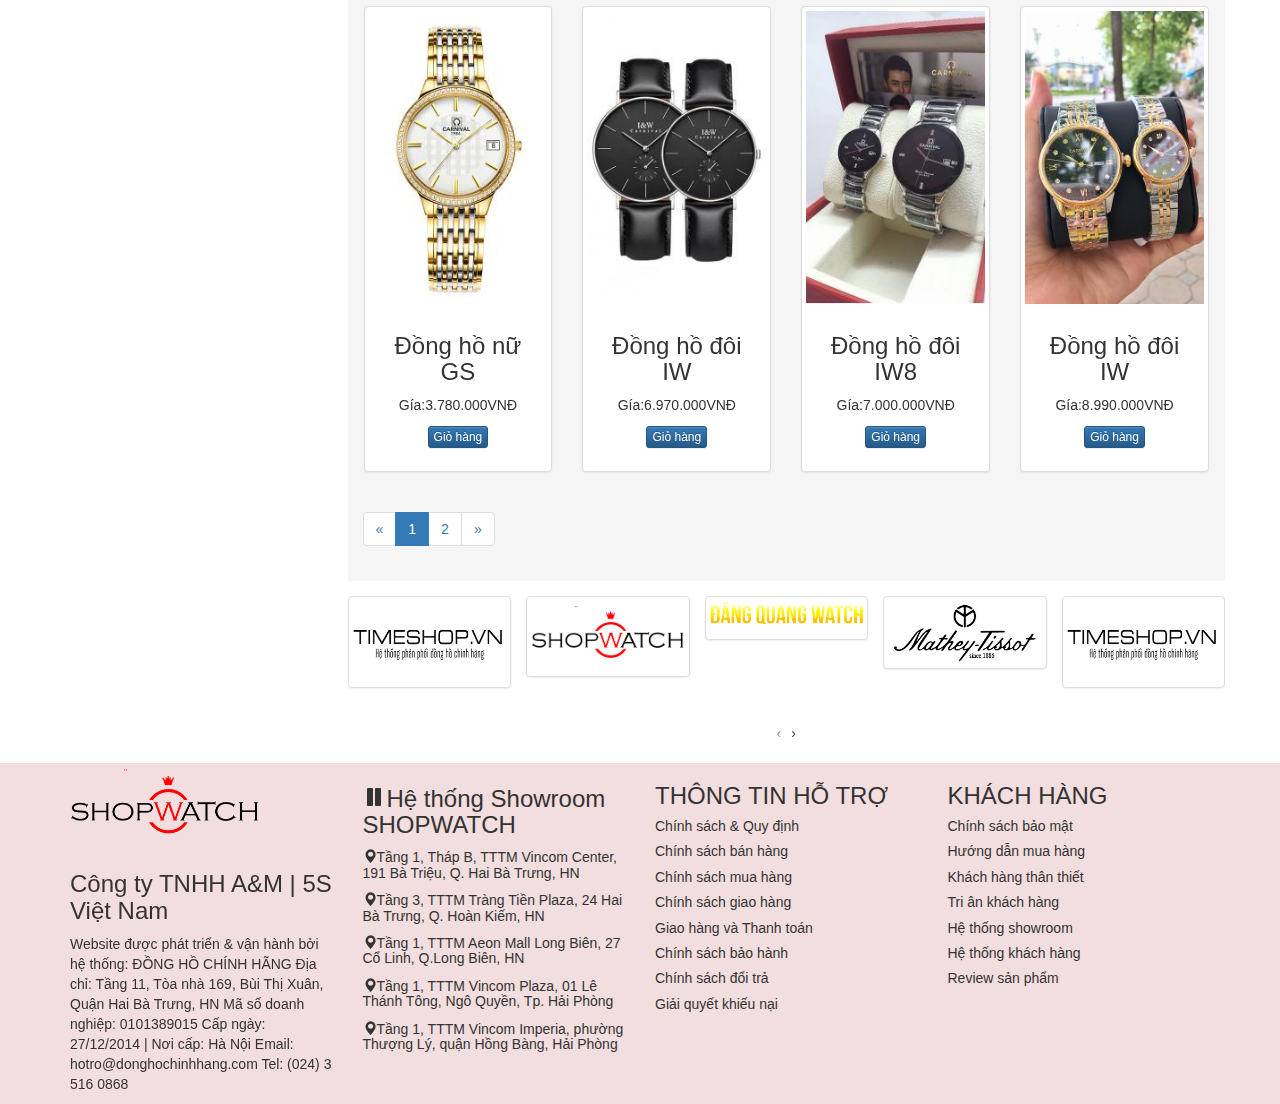
<file: web-fontend/html/san-pham.html>
<!DOCTYPE html>
<html lang="en">
<head>
	<meta charset="UTF-8">
	<title>web dồng hồ</title>
	<!-- Latest compiled and minified CSS & JS -->
	<link rel="stylesheet" href="../bs3/bootstrap-3.3.7-dist/bootstrap-3.3.7-dist/css/bootstrap.min.css">
	<link rel="stylesheet" type="text/css" href="../bs3/bootstrap-3.3.7-dist/bootstrap-3.3.7-dist/css/bootstrap-theme.min.css">
	<link rel="stylesheet" href="../OwlCarousel2-2.3.4/OwlCarousel2-2.3.4/docs/assets/owlcarousel/assets/owl.carousel.min.css">
    <link rel="stylesheet" href="../OwlCarousel2-2.3.4/OwlCarousel2-2.3.4/docs/assets/owlcarousel/assets/owl.theme.default.min.css">
    <link rel="stylesheet" type="text/css" href="../plugins/light-box-20190116T065902Z-001/light-box/css/lightbox.min.css">
    

	<link rel="stylesheet" type="text/css" href="../css/style.css">


<style type="text/css">
#carousel-id img{
	width: 100%;
}
#dh-logo{
	background: white;
	width: 250px;
	height: 50px

}
	
</style>
	
</head>
<body>
<header class="header">
		<div class="container">
			<div class="row">
				<div class="col-md-3 logo">
					<a href="index.html">
						<img src="../img/logo3.png" alt="" class="img-responsive">
					</a>
				</div>
				<div class="col-md-9 header-right">
					
					<div class="form-left">
						<form action="" method="POST" class="form-inline" role="form">
					
						<div class="form-group">
							<label class="sr-only" for="">label</label>
							<input type="email" class="form-control" id="" placeholder="seach">
						</div>
					
						
					
						<button type="submit" class="btn btn-default">
							<span class="glyphicon glyphicon-search"></span>
						</button>
					</form>
					</div>
					
					<a href="gio-hang.html">
						<span class="glyphicon glyphicon-shopping-cart"></span> Giỏ Hàng
						<b class="caret"></b></a>
					
						
					
				</div>
			</div>
				</div>
			</div>
		</div>
		</div>
		
	</header><!-- /header -->
	<nav class="navbar navbar-inverse my-menu">
		<div class="container">
			<div class="navbar-header">
				<button type="button" class="navbar-toggle" data-toggle="collapse" data-target=".navbar-ex1-collapse">
					<span class="icon-bar"></span>
					<span class="icon-bar"></span>
					<span class="icon-bar"></span>
				</button>
				
			</div> 	
			
		<div class="collapse navbar-collapse navbar-ex1-collapse">
				<ul class="nav navbar-nav" style="font-size: 17px;">
					<li class="">
					<a href="index.html">Trang Chủ</a>
				</li>
				<li>
					<a href="gioi-thieu.html">Giới Thiệu</a>
				</li>
				<li>
					<a href="tin-tuc.html">Tin Tức</a>
				</li>
				<li>
					<a href="san-pham.html">Sản Phẩm</a>
				</li>
				<li>
					<a href="chi-tiet-sp.html">Chi tiết sản phẩm</a>
				</li>
				<li>
					<a href="lien-he.html">Liên Hệ</a>
				</li>

				</ul>
				<ul class="nav navbar-nav navbar-right">
					<li id="dnhap"><a href="#modal-login" data-toggle="modal">Đăng Nhập</a>					
						</li>
					<li  id="dnhap1">
							<a href="#modal-id" data-toggle="modal">Đăng Ký</a>
						</li>
				</ul>
				
			</div>
	

		
	</div>
</div>

<div class="modal fade" id="modal-login">
	<div class="modal-dialog">
		<div class="modal-content">
			<div class="modal-header">
				<button type="button" class="close" data-dismiss="modal" aria-hidden="true">&times;</button>
				
			</div>
			<div class="modal-body">
				<form action="" method="POST" role="form">
					
				
					<div class="form-group">
						<label for="">Tên Đăng Nhập</label>
						<input type="text" class="form-control" id="" placeholder="Input field">
					</div>
					<div class="form-group">
						<label for="">Mật Khẩu</label>
						<input type="text" class="form-control" id="" placeholder="Input field">
					</div>					
					<button type="submit" class="btn-block btn btn-success">Login</button>
					<a type="submit" class="btn-block btn btn-primary">Facebook</a>
					<a type="submit" class="btn-block btn btn-danger">Google</a>
				</form>
				
			</div>
			
		</div>
	</div>
</div>
<div class="modal fade" id="modal-id">
	<div class="modal-dialog">
		<div class="modal-content">
			<div class="modal-header">
				<button type="button" class="close" data-dismiss="modal" aria-hidden="true">&times;</button>
				<h5 style="color: red;"><strong>Chú ý:</strong>Vui lòng điền đầy đủ thông tin</h5>
			</div>	
			<div class="modal-body">
				<form action="" method="POST" role="form">
					<div class="form-group">
						<label for="">Tên Đăng Nhập</label>
						<input type="text" class="form-control" id="" placeholder="Input field">
					</div>
					<div class="form-group">
						<label for="">Email</label>
						<input type="text" class="form-control" id="" placeholder="Input field">
					</div>
					<div class="form-group">
						<label for="">Số điện thoại</label>
						<input type="text" class="form-control" id="" placeholder="Input field">
					</div>		
					<div class="form-group">
						<label for="">Mật Khẩu</label>
						<input type="text" class="form-control" id="" placeholder="Input field">
					</div>	
					<div class="form-group">
						<label for="">Nhập Lại Mật Khẩu</label>
						<input type="text" class="form-control" id="" placeholder="Input field">
					</div>					
					<button type="submit" class="btn-block btn btn-primary">Đăng Ký</button>
					
				</form>
				
			</div>
			
		</div>
	</div>
</div>
	

	</nav>
	<div id="carousel-id" class="carousel slide" data-ride="carousel">
		<ol class="carousel-indicators">
			<li data-target="#carousel-id" data-slide-to="0" class="active"></li>
			<li data-target="#carousel-id" data-slide-to="1" class=""></li>
			<li data-target="#carousel-id" data-slide-to="2" class=""></li>
		</ol>
		<div class="carousel-inner">
			<div class="item">
				<img src="../img/dh3.png" alt="">
				
			</div>
			<div class="item">
				<img src="../img/dh2 (2).png" alt="">
				
			</div>
			<div class="item active">
				<img src="../img/dh1 (3).png" alt="">
				
			</div>
		</div>
		<a class="left carousel-control" href="#carousel-id" data-slide="prev"><span class="glyphicon glyphicon-chevron-left"></span></a>
		<a class="right carousel-control" href="#carousel-id" data-slide="next"><span class="glyphicon glyphicon-chevron-right"></span></a>
	</div>
	<div class="container">
		<div class="row">
			<div class="col-md-3">
				<div class="panel panel-success">
					<div class="panel-heading">
						<h3 class="panel-title">Danh Mục Sản Phẩm</h3>
					</div>
					
					<ul class="list-group">
						<li class="list-group-item">Đồng Hồ Nam</li>
						<li class="list-group-item">Đồng Hồ Nữ</li>
						<li class="list-group-item">Đồng Hồ Đôi</li>
					</ul>
				</div>
				<div class="panel panel-success">
					<div class="panel-heading">
						<h3 class="panel-title">Tin Tức</h3>
					</div>
					<div class="panel-body">
						<div class="media">
							<a class="pull-left" href="#">
								<img class="media-object" src="../img/dh4.jpg" alt="Image" width="70">
							</a>
							<div class="media-body">
								<h4 class="media-heading">Đồng Hồ G-Shock Cao Cấp</h4>
								<p>Gía:4.500.000VNĐ</p>
							</div>
						</div>
						<div class="media">
							<a class="pull-left" href="#">
								<img class="media-object" src="../img/dh5.jpg" alt="Image" width="70">
							</a>
							<div class="media-body">
								<h4 class="media-heading">Đồng Hồ CASIO-TACHYMETER Cao Cấp</h4>
								<p>Gía:9.500.000VNĐ</p>
							</div>
						</div>
						<div class="media">
							<a class="pull-left" href="#">
								<img class="media-object" src="../img/dh6.jpg" alt="Image" width="70">
							</a>
							<div class="media-body">
								<h4 class="media-heading">Đồng Hồ  OMERDA Cao Cấp</h4>
								<p>Gía:7.500.000VNĐ</p>
							</div>
						</div>
					</div>
				</div>
				<div class="panel panel-success">
					<div class="panel-heading">
						<h3 class="panel-title">Video</h3>
					</div>
<!-- 4:3 aspect ratio -->
<div class="embed-responsive embed-responsive-4by3">

  <iframe class="embed-responsive-item" src="https://www.youtube.com/embed/Mz7CrDlBL7w"></iframe>
</div>
</div>
			</div>
			<div class="col-md-9">
				<div class="row">
				<div class="panel panel-success">
					<div class="panel-heading">
						<h3 class="panel-title">Sản Phẩm Mới</h3>
					</div>
					<div class="panel-body">
						
					</div>
					<div class="col-xs-3 col-sm-3 col-md-3 col-lg-3">
						<div class="thumbnail">
							<img src="../img/dh7.jpg" alt="">
							<div class="caption text-center">
								<h3>Đồng hồ nam AS</h3>
								<p>
								Gía:3.000.000VNĐ
								</p>
								<p>
									<a href="gio-hang.html" class="btn btn-xs btn-primary">Action</a>
						
								</p>
							</div>
						</div>
					</div>
					<div class="col-xs-3 col-sm-3 col-md-3 col-lg-3">
						<div class="thumbnail">
							<img src="../img/dh8.jpg" alt="">
							<div class="caption text-center">
								<h3>Đồng hồ nam G18</h3>
								<p>
								Gía:2.000.000VNĐ
								</p>
								<p>
									<a href="gio-hang.html" class="btn btn-xs btn-primary">Giỏ hàng</a>
							
								</p>
							</div>
						</div>
					</div>
					<div class="col-xs-3 col-sm-3 col-md-3 col-lg-3">
						<div class="thumbnail">
							<img src="../img/dh9.jpg" alt="">
							<div class="caption text-center">
								<h3>Đồng hồ Carnival</h3>
								<p>
								Gía:4.500.000VNĐ
								</p>
								<p>
									<a href="gio-hang.html" class="btn btn-xs btn-primary">Giỏ hàng</a>
							
								</p>
							</div>
						</div>
					</div>
					<div class="col-xs-3 col-sm-3 col-md-3 col-lg-3">
						<div class="thumbnail">
							<img src="../img/dh10.jpg" alt="">
							<div class="caption text-center">
								<h3>Đồng hồ nam G0</h3>
								<p>
								Gía:3.500.000VNĐ
								</p>
								<p>
									<a href="gio-hang.html" class="btn btn-xs btn-primary">Giỏ hàng</a>
								
								</p>
							</div>
						</div>
					</div>
					<div class="col-xs-3 col-sm-3 col-md-3 col-lg-3">
						<div class="thumbnail">
							<img src="../img/dh11.jpg" alt="">
							<div class="caption text-center">
								<h3>Đồng hồ nữ Tigol</h3>
								<p>
								Gía:2.300.000VNĐ
								</p>
								<p>
									<a href="gio-hang.html" class="btn btn-xs btn-primary">Giỏ hàng</a>
								
								</p>
							</div>
						</div>
					</div>
					<div class="col-xs-3 col-sm-3 col-md-3 col-lg-3">
						<div class="thumbnail">
							<img src="../img/dh12.jpg" alt="">
							<div class="caption text-center">
								<h3>Đồng Hồ Citizen</h3>
								<p>
								Gía:6.990.000VNĐ
								</p>
								<p>
									<a href="gio-hang.html" class="btn btn-xs btn-primary">Giỏ hàng</a>
									
								</p>
							</div>
						</div>
					</div>
					<div class="col-xs-3 col-sm-3 col-md-3 col-lg-3">
						<div class="thumbnail">
							<img src="../img/dh13.jpg" alt="">
							<div class="caption text-center">
								<h3>Đồng hồ nữ LA2</h3>
								<p>
								Gía:3.000.000VNĐ
								</p>
								<p>
									<a href="gio-hang.html" class="btn btn-xs btn-primary">Giỏ hàng</a>
								
								</p>
							</div>
						</div>
					</div>
					<div class="col-xs-3 col-sm-3 col-md-3 col-lg-3">
						<div class="thumbnail">
							<img src="../img/dh14.jpg" alt="">
							<div class="caption text-center">
								<h3>Đồng hồ nữ G02</h3>
								<p>
								Gía:7.640.000VNĐ
								</p>
								<p>
									<a href="gio-hang.html" class="btn btn-xs btn-primary">Giỏ hàng</a>
									
								</p>
							</div>
						</div>
					</div>
					<div class="col-xs-3 col-sm-3 col-md-3 col-lg-3">
						<div class="thumbnail">
							<img src="../img/dh15.jpg" alt="">
							<div class="caption text-center">
								<h3>Đồng hồ nữ GS</h3>
								<p>
								Gía:3.780.000VNĐ
								</p>
								<p>
									<a href="gio-hang.html" class="btn btn-xs btn-primary">Giỏ hàng</a>
							
								</p>
							</div>
						</div>
					</div>
					<div class="col-xs-3 col-sm-3 col-md-3 col-lg-3">
						<div class="thumbnail">
							<img src="../img/dh16.jpg" alt="">
							<div class="caption text-center">
								<h3>Đồng hồ đôi IW</h3>
								<p>
								Gía:6.970.000VNĐ
								</p>
								<p>
									<a href="gio-hang.html" class="btn btn-xs btn-primary">Giỏ hàng</a>
									
								</p>
							</div>
						</div>
					</div>
					<div class="col-xs-3 col-sm-3 col-md-3 col-lg-3">
						<div class="thumbnail">
							<img src="../img/dh17.jpg" alt="">
							<div class="caption text-center">
								<h3>Đồng hồ đôi IW8</h3>
								<p>
								Gía:7.000.000VNĐ
								</p>
								<p>
									<a href="gio-hang.html" class="btn btn-xs btn-primary">Giỏ hàng</a>
									
								</p>
							</div>
						</div>
					</div>
					<div class="col-xs-3 col-sm-3 col-md-3 col-lg-3">
						<div class="thumbnail">
							<img src="../img/dh18.jpg" alt="">
							<div class="caption text-center">
								<h3>Đồng hồ đôi IW</h3>
								<p>
								Gía:8.990.000VNĐ
								</p>
								<p>
									<a href="gio-hang.html" class="btn btn-xs btn-primary">Giỏ hàng</a>
									
								</p>
							</div>
						</div>
					</div>
				</div>
<div class="panel-footer">
	<ul class="pagination">
		<li><a href="#">&laquo;</a></li>
		<li class="active"><a href="#">1</a></li>
		<li><a href="#">2</a></li>
		<li><a href="#">&raquo;</a></li>
	</ul>
</div>
<div id="product-top" class="owl-carousel owl-theme">
	<div class="item">
		<a href="../img/logo2.png" class="thumbnail" data-lightbox="demo">
		<img src="../img/logo2.png">
	</a>

	</div>
	<div class="item">
		<a href="../img/logo3.png" class="thumbnail" data-lightbox="demo">
		<img src="../img/logo3.png">
	</a>

	</div>
	<div class="item">
		<a href="../img/logoi.png" class="thumbnail" data-lightbox="demo">
		<img src="../img/logoi.png">
	</a>

	</div>
	<div class="item">
		<a href="../img/logo7.jpeg" class="thumbnail" data-lightbox="demo">
		<img src="../img/logo7.jpeg">
	</a>

	</div>
	<div class="item">
		<a href="../img/logo2.png" class="thumbnail" data-lightbox="demo">
		<img src="../img/logo2.png">
	</a>

	</div>
	<div class="item">
		<a href="../img/logo3.png" class="thumbnail" data-lightbox="demo">
		<img src="../img/logo3.png">
	</a>

	</div>
	<div class="item">
		<a href="../img/logoi.png" class="thumbnail" data-lightbox="demo">
		<img src="../img/logoi.png">
	</a>

	</div>
	<div class="item">
		<a href="../img/logo7.jpeg" class="thumbnail" data-lightbox="demo">
		<img src="../img/logo7.jpeg">
	</a>

	</div>
	<div class="item">
		<a href="../img/logo2.png" class="thumbnail" data-lightbox="demo">
		<img src="../img/logo2.png">
	</a>

	</div>
</div>
			</div>
			</div>
		</div>
	</div>
	<footer class="footer bg-danger">
		<div class="container">
			<div class="row">
				<div class="col-md-3">
					<img src="../img/logo3.png" alt="" width="190">
					<h3>Công ty TNHH A&M | 5S Việt Nam</h3>
					<p>Website được phát triển & vận hành bởi hệ thống: ĐỒNG HỒ CHÍNH HÃNG
Địa chỉ: Tầng 11, Tòa nhà 169, Bùi Thị Xuân, Quận Hai Bà Trưng, HN
Mã số doanh nghiệp: 0101389015
Cấp ngày: 27/12/2014 | Nơi cấp: Hà Nội
Email: hotro@donghochinhhang.com
Tel: (024) 3 516 0868</p>
				</div>
				<div class="col-md-3">
					<h3><span class="glyphicon glyphicon-pause"></span>Hệ thống Showroom SHOPWATCH</h3>
					
<h5>
<span class="glyphicon glyphicon-map-marker"></span>Tầng 1, Tháp B, TTTM Vincom Center, 191 Bà Triệu, Q. Hai Bà Trưng, HN</h5>
<h5>
<span class="glyphicon glyphicon-map-marker"></span>Tầng 3, TTTM Tràng Tiền Plaza, 24 Hai Bà Trưng, Q. Hoàn Kiếm, HN</h5>
<h5>
<span class="glyphicon glyphicon-map-marker"></span>Tầng 1, TTTM Aeon Mall Long Biên, 27 Cổ Linh, Q.Long Biên, HN</h5>
<h5>
<span class="glyphicon glyphicon-map-marker"></span>Tầng 1, TTTM Vincom Plaza, 01 Lê Thánh Tông, Ngô Quyền, Tp. Hải Phòng</h5>
<h5>
<span class="glyphicon glyphicon-map-marker"></span>Tầng 1, TTTM Vincom Imperia, phường Thượng Lý, quận Hồng Bàng, Hải Phòng</h5>
</div>
<div class="col-md-3">
<h3>THÔNG TIN HỖ TRỢ</h3>

<h5>Chính sách & Quy định</h5>
<h5>Chính sách bán hàng</h5>
<h5>Chính sách mua hàng</h5>
<h5>Chính sách giao hàng</h5>
<h5>Giao hàng và Thanh toán</h5>
<h5>Chính sách bảo hành</h5>
<h5>Chính sách đổi trả</h5>
<h5>Giải quyết khiếu nại</h5>
</div>
<div class="col-md-3">
	<h3>KHÁCH HÀNG</h3>
	<h5>Chính sách bảo mật</h5>
	<h5>Hướng dẫn mua hàng</h5>
	<h5>Khách hàng thân thiết</h5>
	<h5>Tri ân khách hàng</h5>
	<h5>Hệ thống showroom</h5>
	<h5>Hệ thống khách hàng</h5>
	<h5>Review sản phẩm</h5>
</div>
</div>				
			
		</div>
	</footer>








<!-- Latest compiled and minified CSS & JS -->
<!-- <script src="https://code.jquery.com/jquery.js"></script> -->

<script type="text/javascript" src="../plugins/light-box-20190116T065902Z-001/light-box/js/lightbox-plus-jquery.min.js"></script>
<script type="text/javascript" src="../js/jquery.js"></script>
<script type="text/javascript" src="../OwlCarousel2-2.3.4/OwlCarousel2-2.3.4/docs/assets/owlcarousel/owl.carousel.min.js"></script>
<script type="text/javascript" src="../bs3/bootstrap-3.3.7-dist/bootstrap-3.3.7-dist/js/bootstrap.min.js"></script>
<script type="text/javascript">
	$('#product-top').owlCarousel({
		items:5,
		margin:15,
		dots:false,
		nav:true,

	});
</script>
	
</body>
</html>
</file>
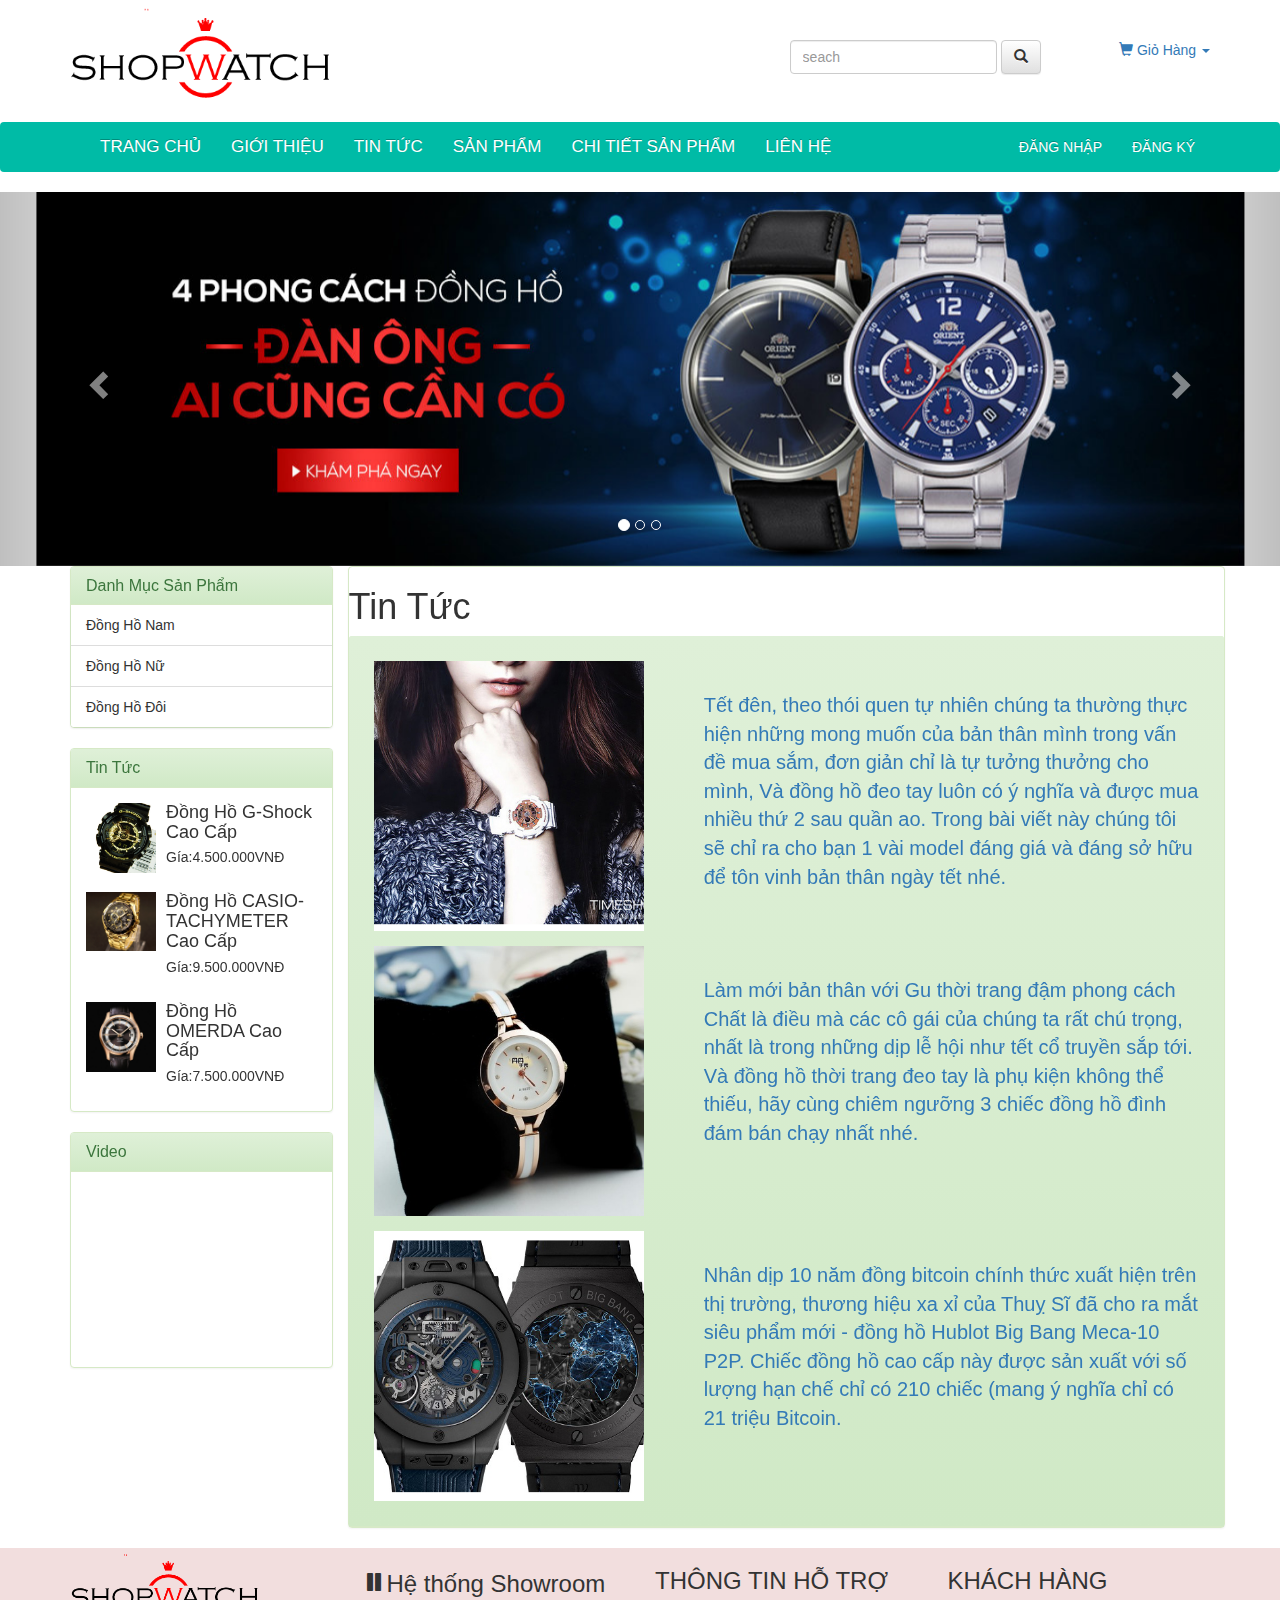
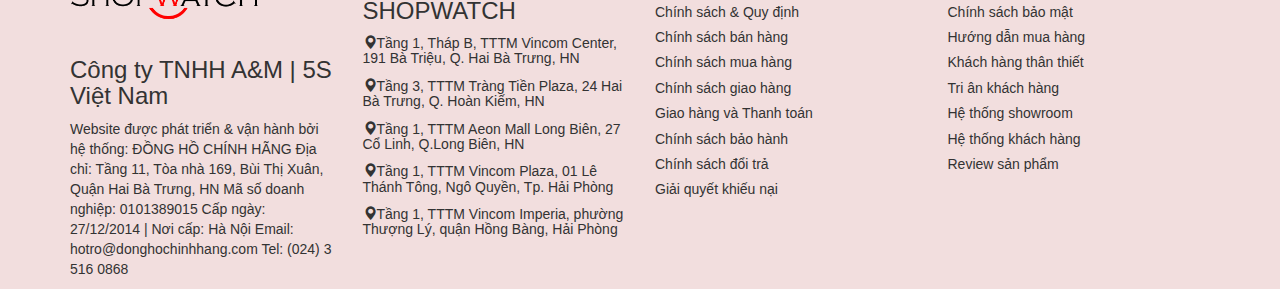
<file: web-fontend/html/tin-tuc.html>
<!DOCTYPE html>
<html lang="en">
<head>
	<meta charset="UTF-8">
	<title>web dồng hồ</title>
	<!-- Latest compiled and minified CSS & JS -->
	<link rel="stylesheet" href="../bs3/bootstrap-3.3.7-dist/bootstrap-3.3.7-dist/css/bootstrap.min.css">
	<link rel="stylesheet" type="text/css" href="../bs3/bootstrap-3.3.7-dist/bootstrap-3.3.7-dist/css/bootstrap-theme.min.css">
	<link rel="stylesheet" href="../OwlCarousel2-2.3.4/OwlCarousel2-2.3.4/docs/assets/owlcarousel/assets/owl.carousel.min.css">
    <link rel="stylesheet" href="../OwlCarousel2-2.3.4/OwlCarousel2-2.3.4/docs/assets/owlcarousel/assets/owl.theme.default.min.css">

	<link rel="stylesheet" type="text/css" href="../css/style.css">


<style type="text/css">
#carousel-id img{
	width: 100%;
}
#dh-logo{
	background: white;
	width: 250px;
	height: 50px

}
	
</style>
	
</head>
<body>
	<header class="header">
		<div class="container">
			<div class="row">
				<div class="col-md-3 logo">
					<a href="index.html">
						<img src="../img/logo3.png" alt="" class="img-responsive">
					</a>
				</div>
				<div class="col-md-9 header-right">
					
					<div class="form-left">
						<form action="" method="POST" class="form-inline" role="form">
					
						<div class="form-group">
							<label class="sr-only" for="">label</label>
							<input type="email" class="form-control" id="" placeholder="seach">
						</div>
					
						
					
						<button type="submit" class="btn btn-default">
							<span class="glyphicon glyphicon-search"></span>
						</button>
					</form>
					</div>
					
					<a href="gio-hang.html">
						<span class="glyphicon glyphicon-shopping-cart"></span> Giỏ Hàng
						<b class="caret"></b></a>
					
					
				</div>
			</div>
				</div>
			</div>
		</div>
		</div>
		
	</header><!-- /header -->
	<nav class="navbar navbar-inverse my-menu">
		<div class="container">
			<div class="navbar-header">
				<button type="button" class="navbar-toggle" data-toggle="collapse" data-target=".navbar-ex1-collapse">
					<span class="icon-bar"></span>
					<span class="icon-bar"></span>
					<span class="icon-bar"></span>
				</button>
				
			</div> 	
			
		<div class="collapse navbar-collapse navbar-ex1-collapse">
				<ul class="nav navbar-nav" style="font-size: 17px;">
					<li class="">
					<a href="index.html">Trang Chủ</a>
				</li>
				<li>
					<a href="gioi-thieu.html">Giới Thiệu</a>
				</li>
				<li>
					<a href="tin-tuc.html">Tin Tức</a>
				</li>
				<li>
					<a href="san-pham.html">Sản Phẩm</a>
				</li>
				<li>
					<a href="chi-tiet-sp.html">Chi tiết sản phẩm</a>
				</li>
				<li>
					<a href="lien-he.html">Liên Hệ</a>
				</li>

				</ul>
				<ul class="nav navbar-nav navbar-right">
					<li id="dnhap"><a href="#modal-login" data-toggle="modal">Đăng Nhập</a>					
						</li>
					<li  id="dnhap1">
							<a href="#modal-id" data-toggle="modal">Đăng Ký</a>
						</li>
				</ul>
				
			</div>
	

		
	</div>
</div>

<div class="modal fade" id="modal-login">
	<div class="modal-dialog">
		<div class="modal-content">
			<div class="modal-header">
				<button type="button" class="close" data-dismiss="modal" aria-hidden="true">&times;</button>
				
			</div>
			<div class="modal-body">
				<form action="" method="POST" role="form">
					
				
					<div class="form-group">
						<label for="">Tên Đăng Nhập</label>
						<input type="text" class="form-control" id="" placeholder="Input field">
					</div>
					<div class="form-group">
						<label for="">Mật Khẩu</label>
						<input type="text" class="form-control" id="" placeholder="Input field">
					</div>					
					<button type="submit" class="btn-block btn btn-success">Login</button>
					<a type="submit" class="btn-block btn btn-primary">Facebook</a>
					<a type="submit" class="btn-block btn btn-danger">Google</a>
				</form>
				
			</div>
			
		</div>
	</div>
</div>
<div class="modal fade" id="modal-id">
	<div class="modal-dialog">
		<div class="modal-content">
			<div class="modal-header">
				<button type="button" class="close" data-dismiss="modal" aria-hidden="true">&times;</button>
				<h5 style="color: red;"><strong>Chú ý:</strong>Vui lòng điền đầy đủ thông tin</h5>
			</div>	
			<div class="modal-body">
				<form action="" method="POST" role="form">
					<div class="form-group">
						<label for="">Tên Đăng Nhập</label>
						<input type="text" class="form-control" id="" placeholder="Input field">
					</div>
					<div class="form-group">
						<label for="">Email</label>
						<input type="text" class="form-control" id="" placeholder="Input field">
					</div>
					<div class="form-group">
						<label for="">Số điện thoại</label>
						<input type="text" class="form-control" id="" placeholder="Input field">
					</div>		
					<div class="form-group">
						<label for="">Mật Khẩu</label>
						<input type="text" class="form-control" id="" placeholder="Input field">
					</div>	
					<div class="form-group">
						<label for="">Nhập Lại Mật Khẩu</label>
						<input type="text" class="form-control" id="" placeholder="Input field">
					</div>					
					<button type="submit" class="btn-block btn btn-primary">Đăng Ký</button>
					
				</form>
				
			</div>
			
		</div>
	</div>
</div>
	

	</nav>
	<div id="carousel-id" class="carousel slide" data-ride="carousel">
		<ol class="carousel-indicators">
			<li data-target="#carousel-id" data-slide-to="0" class="active"></li>
			<li data-target="#carousel-id" data-slide-to="1" class=""></li>
			<li data-target="#carousel-id" data-slide-to="2" class=""></li>
		</ol>
		<div class="carousel-inner">
			<div class="item">
				<img src="../img/dh3.png" alt="">
				
			</div>
			<div class="item">
				<img src="../img/dh2 (2).png" alt="">
				
			</div>
			<div class="item active">
				<img src="../img/dh1 (3).png" alt="">
				
			</div>
		</div>
		<a class="left carousel-control" href="#carousel-id" data-slide="prev"><span class="glyphicon glyphicon-chevron-left"></span></a>
		<a class="right carousel-control" href="#carousel-id" data-slide="next"><span class="glyphicon glyphicon-chevron-right"></span></a>
	</div>
	<div class="container">
		<div class="row">
			<div class="col-md-3">
				<div class="panel panel-success">
					<div class="panel-heading">
						<h3 class="panel-title">Danh Mục Sản Phẩm</h3>
					</div>
					
					<ul class="list-group">
						<li class="list-group-item">Đồng Hồ Nam</li>
						<li class="list-group-item">Đồng Hồ Nữ</li>
						<li class="list-group-item">Đồng Hồ Đôi</li>
					</ul>
				</div>
				<div class="panel panel-success">
					<div class="panel-heading">
						<h3 class="panel-title">Tin Tức</h3>
					</div>
					<div class="panel-body">
						<div class="media">
							<a class="pull-left" href="#">
								<img class="media-object" src="../img/dh4.jpg" alt="Image" width="70">
							</a>
							<div class="media-body">
								<h4 class="media-heading">Đồng Hồ G-Shock Cao Cấp</h4>
								<p>Gía:4.500.000VNĐ</p>
							</div>
						</div>
						<div class="media">
							<a class="pull-left" href="#">
								<img class="media-object" src="../img/dh5.jpg" alt="Image" width="70">
							</a>
							<div class="media-body">
								<h4 class="media-heading">Đồng Hồ CASIO-TACHYMETER Cao Cấp</h4>
								<p>Gía:9.500.000VNĐ</p>
							</div>
						</div>
						<div class="media">
							<a class="pull-left" href="#">
								<img class="media-object" src="../img/dh6.jpg" alt="Image" width="70">
							</a>
							<div class="media-body">
								<h4 class="media-heading">Đồng Hồ  OMERDA Cao Cấp</h4>
								<p>Gía:7.500.000VNĐ</p>
							</div>
						</div>
					</div>
				</div>
				<div class="panel panel-success">
					<div class="panel-heading">
						<h3 class="panel-title">Video</h3>
					</div>
<!-- 4:3 aspect ratio -->
<div class="embed-responsive embed-responsive-4by3">

  <iframe class="embed-responsive-item" src="https://www.youtube.com/embed/Mz7CrDlBL7w"></iframe>
</div>
</div>
			</div>
			<div class="col-md-9">
				<div class="row">
				<div class="panel panel-success">
					<h1>Tin Tức</h1>
					<div class="panel-heading">
						
					<form action="" method="POST" role="form">
						
							<div class="card card--news card--border">
								<div class="card-img">
									<img src="../img/tt-7.png" alt="" width="270">
									<a href="tin-tuc1.html" title="Tư vấn chọn mua đồng hồ cao cấp giá rẻ phù hợp cho ngày tết">
										
										<p>
										Tết đên, theo thói quen tự nhiên chúng ta thường thực hiện những mong muốn của bản thân mình trong vấn đề mua sắm, đơn giản chỉ là tự tưởng thưởng cho mình, Và đồng hồ đeo tay luôn có ý nghĩa và được mua nhiều thứ 2 sau quần ao. Trong bài viết này chúng tôi sẽ chỉ ra cho bạn 1 vài model đáng giá và đáng sở hữu để tôn vinh bản thân ngày tết nhé. </p>
									</a>
											
		
								</div>
							</div>
						
						
							<div class="card card--news card--border">
								<div class="card-img1">
									<img src="../img/tt7.jpg" alt="" width="270">
									<a href="tin-tuc2.html" title="Chiêm ngưỡng 3 chiếc đồng hồ cho nữ bán chạy ngày tết">
										
										<p>
										Làm mới bản thân với Gu thời trang đậm phong cách Chất là điều mà các cô gái của chúng ta rất chú trọng, nhất là trong những dịp lễ hội như tết cổ truyền sắp tới. Và đồng hồ thời trang đeo tay là phụ kiện không thể thiếu, hãy cùng chiêm ngưỡng 3 chiếc đồng hồ đình đám bán chạy nhất nhé. </p>
										
										
									</a>

											
		</div>
								</div>
							
						
							<div class="card card--news card--border">
								<div class="card-img2">
							
										<img src="../img/tt-8.png" alt="" width="270">
										
									<a href="tin-tuc3.html" title="Đồng hồ Hublot Big Bang Meca-10 P2P ra đời kỉ niệm 10 năm Bitcoin xuất hiện">
										
										<p>
										Nhân dịp 10 năm đồng bitcoin chính thức xuất hiện trên thị trường, thương hiệu xa xỉ của Thuỵ Sĩ đã cho ra mắt siêu phẩm mới - đồng hồ Hublot Big Bang Meca-10 P2P. Chiếc đồng hồ cao cấp này được sản xuất với số lượng hạn chế chỉ có 210 chiếc (mang ý nghĩa chỉ có 21 triệu Bitcoin. </p>
									 </a>	
		
								</div>
							</div>
						
					
					
						
					
			
					</form>
</div>
</div>
			</div>
			</div>
		</div>
	</div>
	<footer class="footer bg-danger">
		<div class="container">
			<div class="row">
				<div class="col-md-3">
					<img src="../img/logo3.png" alt="" width="190">
					<h3>Công ty TNHH A&M | 5S Việt Nam</h3>
					<p>Website được phát triển & vận hành bởi hệ thống: ĐỒNG HỒ CHÍNH HÃNG
Địa chỉ: Tầng 11, Tòa nhà 169, Bùi Thị Xuân, Quận Hai Bà Trưng, HN
Mã số doanh nghiệp: 0101389015
Cấp ngày: 27/12/2014 | Nơi cấp: Hà Nội
Email: hotro@donghochinhhang.com
Tel: (024) 3 516 0868</p>
				</div>
				<div class="col-md-3">
					<h3><span class="glyphicon glyphicon-pause"></span>Hệ thống Showroom SHOPWATCH</h3>
					
<h5>
<span class="glyphicon glyphicon-map-marker"></span>Tầng 1, Tháp B, TTTM Vincom Center, 191 Bà Triệu, Q. Hai Bà Trưng, HN</h5>
<h5>
<span class="glyphicon glyphicon-map-marker"></span>Tầng 3, TTTM Tràng Tiền Plaza, 24 Hai Bà Trưng, Q. Hoàn Kiếm, HN</h5>
<h5>
<span class="glyphicon glyphicon-map-marker"></span>Tầng 1, TTTM Aeon Mall Long Biên, 27 Cổ Linh, Q.Long Biên, HN</h5>
<h5>
<span class="glyphicon glyphicon-map-marker"></span>Tầng 1, TTTM Vincom Plaza, 01 Lê Thánh Tông, Ngô Quyền, Tp. Hải Phòng</h5>
<h5>
<span class="glyphicon glyphicon-map-marker"></span>Tầng 1, TTTM Vincom Imperia, phường Thượng Lý, quận Hồng Bàng, Hải Phòng</h5>
</div>
<div class="col-md-3">
<h3>THÔNG TIN HỖ TRỢ</h3>

<h5>Chính sách & Quy định</h5>
<h5>Chính sách bán hàng</h5>
<h5>Chính sách mua hàng</h5>
<h5>Chính sách giao hàng</h5>
<h5>Giao hàng và Thanh toán</h5>
<h5>Chính sách bảo hành</h5>
<h5>Chính sách đổi trả</h5>
<h5>Giải quyết khiếu nại</h5>
</div>
<div class="col-md-3">
	<h3>KHÁCH HÀNG</h3>
	<h5>Chính sách bảo mật</h5>
	<h5>Hướng dẫn mua hàng</h5>
	<h5>Khách hàng thân thiết</h5>
	<h5>Tri ân khách hàng</h5>
	<h5>Hệ thống showroom</h5>
	<h5>Hệ thống khách hàng</h5>
	<h5>Review sản phẩm</h5>
</div>
			</div>
		</div>
	</footer>








<!-- Latest compiled and minified CSS & JS -->
<!-- <script src="https://code.jquery.com/jquery.js"></script> -->
<script type="text/javascript" src="../js/jquery.js"></script>

<script type="text/javascript" src="../OwlCarousel2-2.3.4/OwlCarousel2-2.3.4/docs/assets/owlcarousel/owl.carousel.min.js"></script>
<script type="text/javascript" src="../bs3/bootstrap-3.3.7-dist/bootstrap-3.3.7-dist/js/bootstrap.min.js"></script>

	
</body>
</html>
</file>
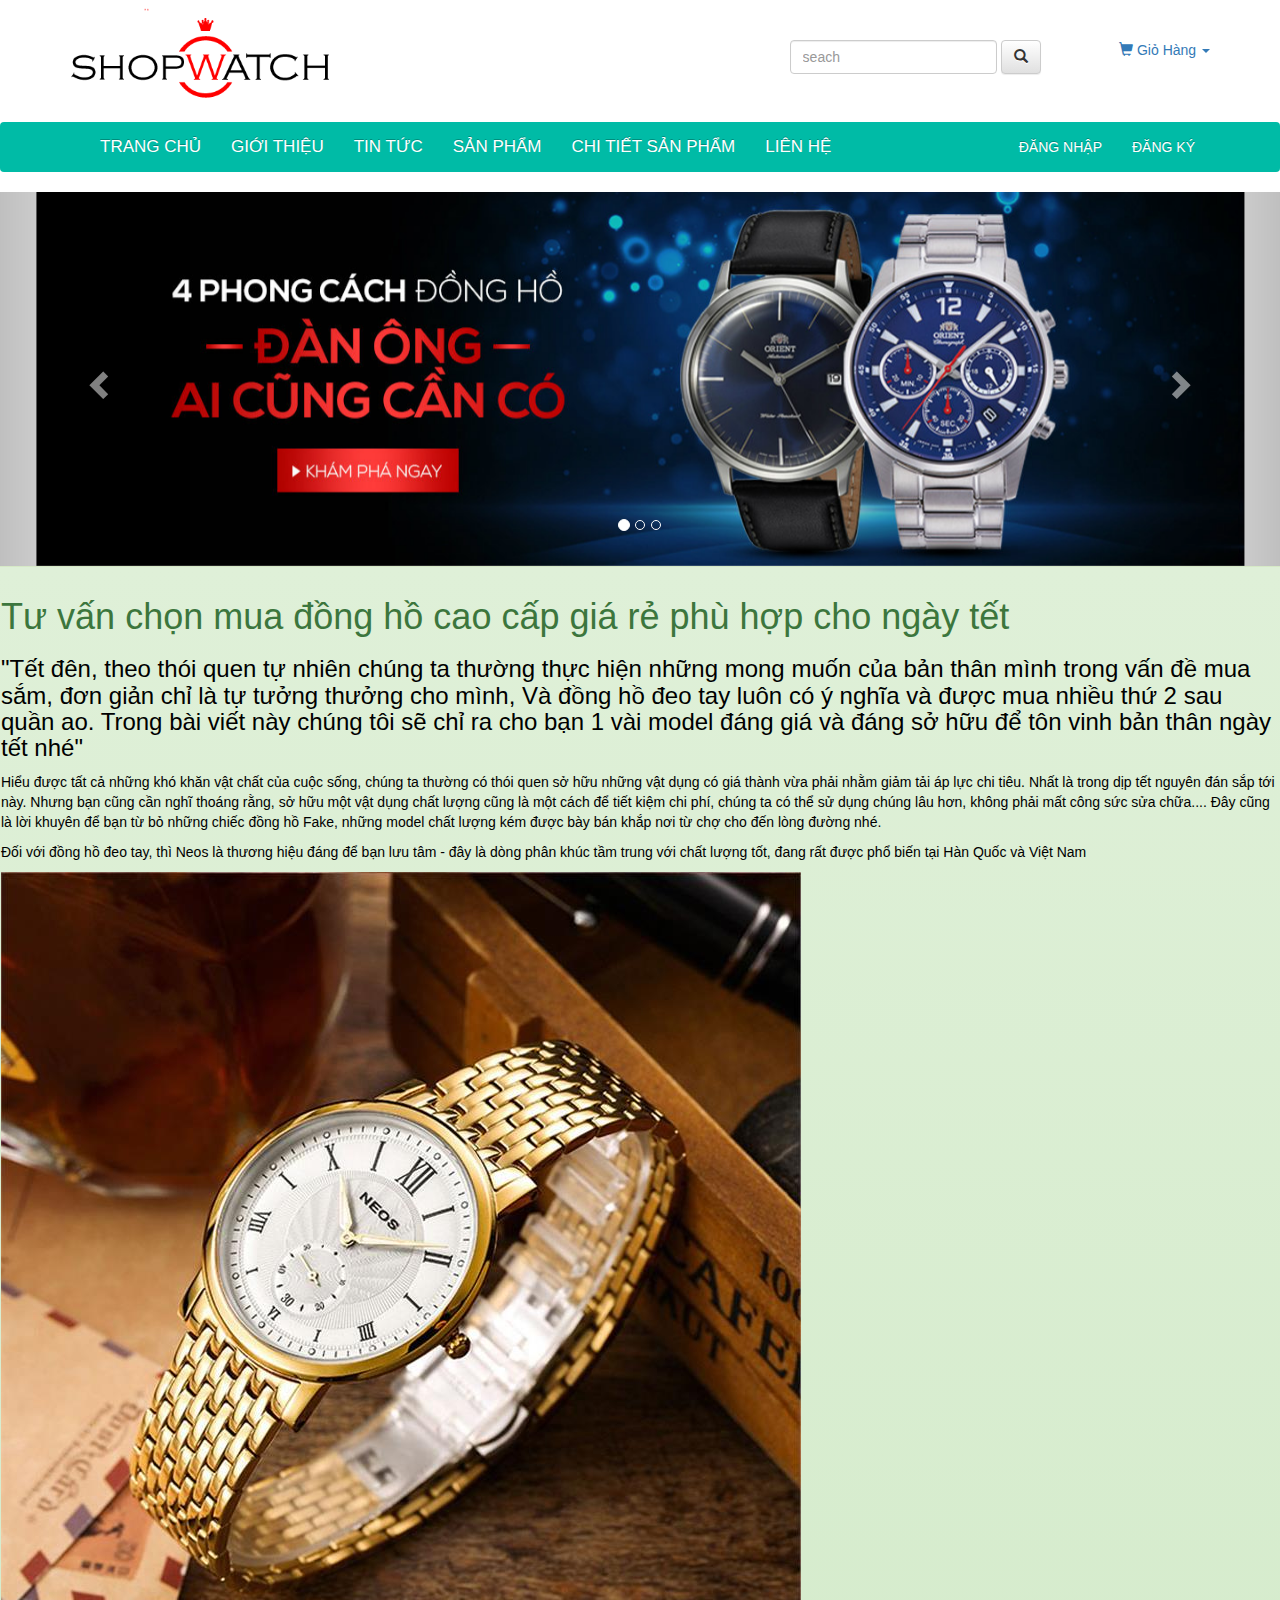
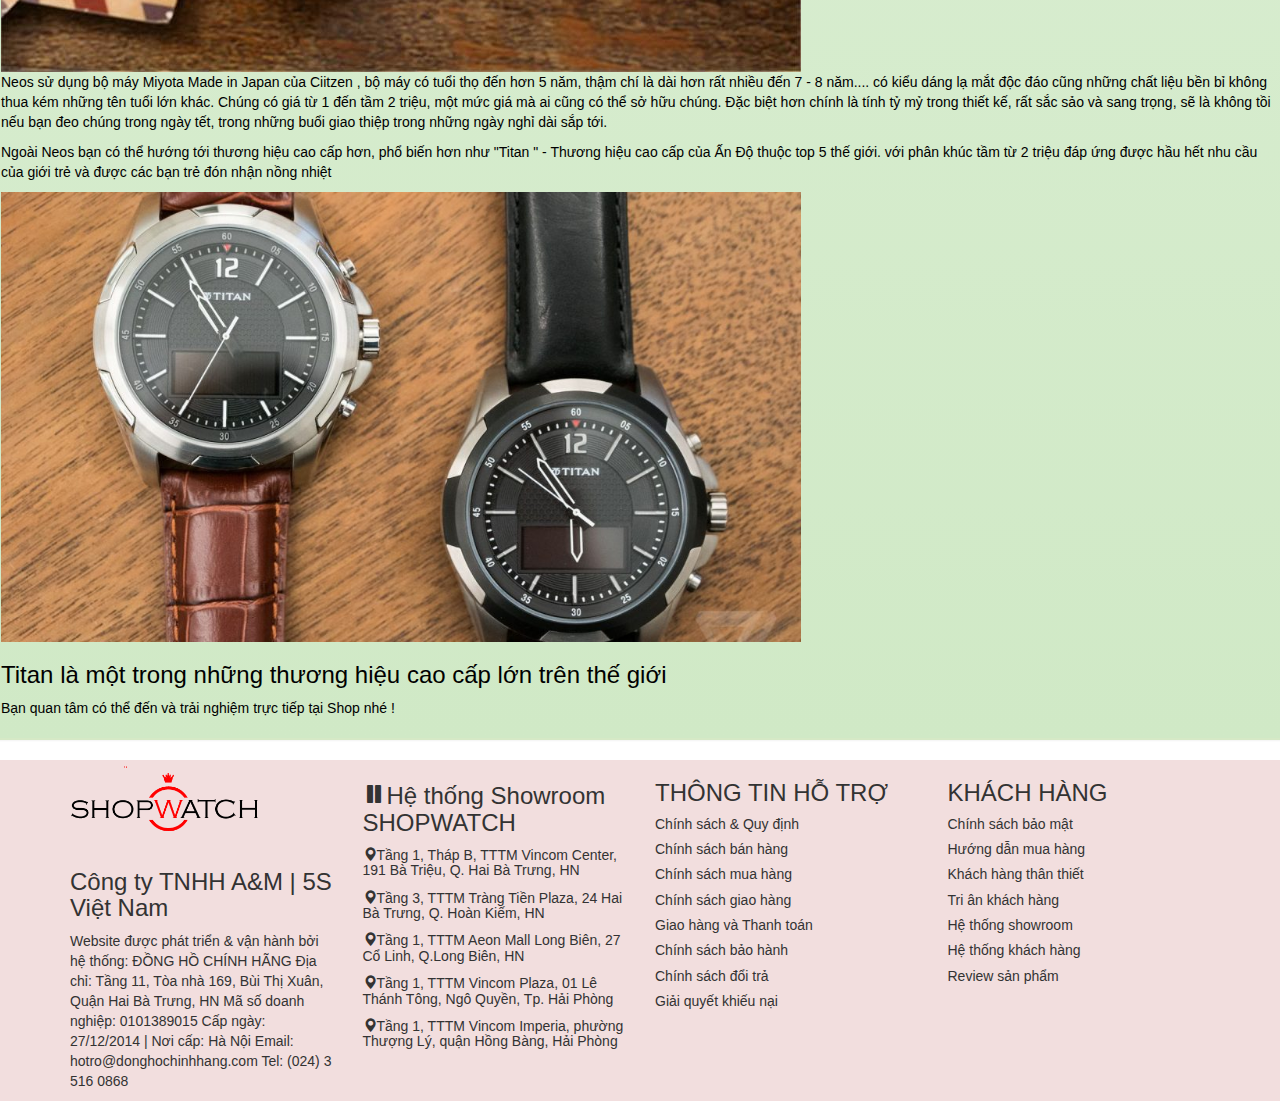
<file: web-fontend/html/tin-tuc1.html>
<!DOCTYPE html>
<html lang="en">
<head>
	<meta charset="UTF-8">
	<title>web dồng hồ</title>
	<!-- Latest compiled and minified CSS & JS -->
	<link rel="stylesheet" href="../bs3/bootstrap-3.3.7-dist/bootstrap-3.3.7-dist/css/bootstrap.min.css">
	<link rel="stylesheet" type="text/css" href="../bs3/bootstrap-3.3.7-dist/bootstrap-3.3.7-dist/css/bootstrap-theme.min.css">
	<link rel="stylesheet" href="../OwlCarousel2-2.3.4/OwlCarousel2-2.3.4/docs/assets/owlcarousel/assets/owl.carousel.min.css">
    <link rel="stylesheet" href="../OwlCarousel2-2.3.4/OwlCarousel2-2.3.4/docs/assets/owlcarousel/assets/owl.theme.default.min.css">

	<link rel="stylesheet" type="text/css" href="../css/style.css">


<style type="text/css">
#carousel-id img{
	width: 100%;
}
#dh-logo{
	background: white;
	width: 250px;
	height: 50px

}
	
</style>
	
</head>
<body>
	<header class="header">
		<div class="container">
			<div class="row">
				<div class="col-md-3 logo">
					<a href="index.html">
						<img src="../img/logo3.png" alt="" class="img-responsive">
					</a>
				</div>
				<div class="col-md-9 header-right">
					
					<div class="form-left">
						<form action="" method="POST" class="form-inline" role="form">
					
						<div class="form-group">
							<label class="sr-only" for="">label</label>
							<input type="email" class="form-control" id="" placeholder="seach">
						</div>
					
						
					
						<button type="submit" class="btn btn-default">
							<span class="glyphicon glyphicon-search"></span>
						</button>
					</form>
					</div>
					
					<a href="gio-hang.html">
						<span class="glyphicon glyphicon-shopping-cart"></span> Giỏ Hàng
						<b class="caret"></b></a>
					
					
				</div>
			</div>
				</div>
			</div>
		</div>
		</div>
		
	</header><!-- /header -->
	<nav class="navbar navbar-inverse my-menu">
		<div class="container">
			<div class="navbar-header">
				<button type="button" class="navbar-toggle" data-toggle="collapse" data-target=".navbar-ex1-collapse">
					<span class="icon-bar"></span>
					<span class="icon-bar"></span>
					<span class="icon-bar"></span>
				</button>
				
			</div> 	
			
		<div class="collapse navbar-collapse navbar-ex1-collapse">
				<ul class="nav navbar-nav" style="font-size: 17px;">
					<li class="">
					<a href="index.html">Trang Chủ</a>
				</li>
				<li>
					<a href="gioi-thieu.html">Giới Thiệu</a>
				</li>
				<li>
					<a href="tin-tuc.html">Tin Tức</a>
				</li>
				<li>
					<a href="san-pham.html">Sản Phẩm</a>
				</li>
				<li>
					<a href="chi-tiet-sp.html">Chi tiết sản phẩm</a>
				</li>
				<li>
					<a href="lien-he.html">Liên Hệ</a>
				</li>

				</ul>
				<ul class="nav navbar-nav navbar-right">
					<li id="dnhap"><a href="#modal-login" data-toggle="modal">Đăng Nhập</a>					
						</li>
					<li  id="dnhap1">
							<a href="#modal-id" data-toggle="modal">Đăng Ký</a>
						</li>
				</ul>
				
			</div>
	

		
	</div>
</div>

<div class="modal fade" id="modal-login">
	<div class="modal-dialog">
		<div class="modal-content">
			<div class="modal-header">
				<button type="button" class="close" data-dismiss="modal" aria-hidden="true">&times;</button>
				
			</div>
			<div class="modal-body">
				<form action="" method="POST" role="form">
					
				
					<div class="form-group">
						<label for="">Tên Đăng Nhập</label>
						<input type="text" class="form-control" id="" placeholder="Input field">
					</div>
					<div class="form-group">
						<label for="">Mật Khẩu</label>
						<input type="text" class="form-control" id="" placeholder="Input field">
					</div>					
					<button type="submit" class="btn-block btn btn-success">Login</button>
					<a type="submit" class="btn-block btn btn-primary">Facebook</a>
					<a type="submit" class="btn-block btn btn-danger">Google</a>
				</form>
				
			</div>
			
		</div>
	</div>
</div>
<div class="modal fade" id="modal-id">
	<div class="modal-dialog">
		<div class="modal-content">
			<div class="modal-header">
				<button type="button" class="close" data-dismiss="modal" aria-hidden="true">&times;</button>
				<h5 style="color: red;"><strong>Chú ý:</strong>Vui lòng điền đầy đủ thông tin</h5>
			</div>	
			<div class="modal-body">
				<form action="" method="POST" role="form">
					<div class="form-group">
						<label for="">Tên Đăng Nhập</label>
						<input type="text" class="form-control" id="" placeholder="Input field">
					</div>
					<div class="form-group">
						<label for="">Email</label>
						<input type="text" class="form-control" id="" placeholder="Input field">
					</div>
					<div class="form-group">
						<label for="">Số điện thoại</label>
						<input type="text" class="form-control" id="" placeholder="Input field">
					</div>		
					<div class="form-group">
						<label for="">Mật Khẩu</label>
						<input type="text" class="form-control" id="" placeholder="Input field">
					</div>	
					<div class="form-group">
						<label for="">Nhập Lại Mật Khẩu</label>
						<input type="text" class="form-control" id="" placeholder="Input field">
					</div>					
					<button type="submit" class="btn-block btn btn-primary">Đăng Ký</button>
					
				</form>
				
			</div>
			
		</div>
	</div>
</div>
	

	</nav>
	<div id="carousel-id" class="carousel slide" data-ride="carousel">
		<ol class="carousel-indicators">
			<li data-target="#carousel-id" data-slide-to="0" class="active"></li>
			<li data-target="#carousel-id" data-slide-to="1" class=""></li>
			<li data-target="#carousel-id" data-slide-to="2" class=""></li>
		</ol>
		<div class="carousel-inner">
			<div class="item">
				<img src="../img/dh3.png" alt="">
				
			</div>
			<div class="item">
				<img src="../img/dh2 (2).png" alt="">
				
			</div>
			<div class="item active">
				<img src="../img/dh1 (3).png" alt="">
				
			</div>
		</div>
		<a class="left carousel-control" href="#carousel-id" data-slide="prev"><span class="glyphicon glyphicon-chevron-left"></span></a>
		<a class="right carousel-control" href="#carousel-id" data-slide="next"><span class="glyphicon glyphicon-chevron-right"></span></a>
	</div>
	<div class="container">
		<div class="row">
			
</div>
			</div>
			
				<div class="row">
				<div class="panel panel-success">
					<div class="panel-heading">
						<h1>Tư vấn chọn mua đồng hồ cao cấp giá rẻ phù hợp cho ngày tết</h1>
					<form action="" method="POST" role="form">
						<div class="tt">
						<h3>"Tết đên, theo thói quen tự nhiên chúng ta thường thực hiện những mong muốn của bản thân mình trong vấn đề mua sắm, đơn giản chỉ là tự tưởng thưởng cho mình, Và đồng hồ đeo tay luôn có ý nghĩa và được mua nhiều thứ 2 sau quần ao. Trong bài viết này chúng tôi sẽ chỉ ra cho bạn 1 vài model đáng giá và đáng sở hữu để tôn vinh bản thân ngày tết nhé"</h3>
						<div><p>Hiểu được tất cả những khó khăn vật chất của cuộc sống, chúng ta thường có thói quen sở hữu những vật dụng có giá thành vừa phải nhằm giảm tải áp lực chi tiêu. Nhất là trong dịp tết nguyên đán sắp tới này. Nhưng bạn cũng cần nghĩ thoáng rằng, sở hữu một vật dụng chất lượng cũng là một cách để tiết kiệm chi phí, chúng ta có thể sử dụng chúng lâu hơn, không phải mất công sức sửa chữa.... Đây cũng là lời khuyên để bạn từ bỏ những chiếc đồng hồ Fake, những model chất lượng kém được bày bán khắp nơi từ chợ cho đến lòng đường nhé.

 </p></div>
 <div><p>Đối với đồng hồ đeo tay, thì Neos là thương hiệu đáng để bạn lưu tâm - đây là dòng phân khúc tầm trung với chất lượng tốt, đang rất được phổ biến tại Hàn Quốc và Việt Nam</p>
 	<img src="../img/tt2.jpg" alt="">
 	<p> 

Neos sử dụng bộ máy Miyota Made in Japan của Ciitzen , bộ máy có tuổi thọ đến hơn 5 năm, thậm chí là dài hơn rất nhiều đến 7 - 8 năm.... có kiểu dáng lạ mắt độc đáo cũng những chất liệu bền bỉ không thua kém những tên tuổi lớn khác. Chúng có giá từ 1 đến tầm 2 triệu, một mức giá mà ai cũng có thể sở hữu chúng.

 

Đặc biệt hơn chính là tính tỷ mỷ trong thiết kế, rất sắc sảo và sang trọng, sẽ là không tồi nếu bạn đeo chúng trong ngày tết, trong những buổi giao thiệp trong những ngày nghỉ dài sắp tới.</p>

 
<div><p>
Ngoài Neos bạn có thể hướng tới thương hiệu cao cấp hơn, phổ biến hơn như  "Titan " - Thương hiệu cao cấp của Ấn Độ thuộc top 5 thế giới. với phân khúc tầm từ 2 triệu đáp ứng được hầu hết nhu cầu của giới trẻ và được các bạn trẻ đón nhận nồng nhiệt</p>
<img src="../img/tt3.jpg" alt="" width="800">
<h3>Titan là một trong những thương hiệu cao cấp lớn trên thế giới</h3>
<p>Bạn quan tâm có thể đến và trải nghiệm trực tiếp tại Shop nhé !</p>

</div>
 </div>
</div>
			
					</form>

</div>
			</div>
			</div>
		</div>
	</div>
	<footer class="footer bg-danger">
		<div class="container">
			<div class="row">
				<div class="col-md-3">
					<img src="../img/logo3.png" alt="" width="190">
					<h3>Công ty TNHH A&M | 5S Việt Nam</h3>
					<p>Website được phát triển & vận hành bởi hệ thống: ĐỒNG HỒ CHÍNH HÃNG
Địa chỉ: Tầng 11, Tòa nhà 169, Bùi Thị Xuân, Quận Hai Bà Trưng, HN
Mã số doanh nghiệp: 0101389015
Cấp ngày: 27/12/2014 | Nơi cấp: Hà Nội
Email: hotro@donghochinhhang.com
Tel: (024) 3 516 0868</p>
				</div>
				<div class="col-md-3">
					<h3><span class="glyphicon glyphicon-pause"></span>Hệ thống Showroom SHOPWATCH</h3>
					
<h5>
<span class="glyphicon glyphicon-map-marker"></span>Tầng 1, Tháp B, TTTM Vincom Center, 191 Bà Triệu, Q. Hai Bà Trưng, HN</h5>
<h5>
<span class="glyphicon glyphicon-map-marker"></span>Tầng 3, TTTM Tràng Tiền Plaza, 24 Hai Bà Trưng, Q. Hoàn Kiếm, HN</h5>
<h5>
<span class="glyphicon glyphicon-map-marker"></span>Tầng 1, TTTM Aeon Mall Long Biên, 27 Cổ Linh, Q.Long Biên, HN</h5>
<h5>
<span class="glyphicon glyphicon-map-marker"></span>Tầng 1, TTTM Vincom Plaza, 01 Lê Thánh Tông, Ngô Quyền, Tp. Hải Phòng</h5>
<h5>
<span class="glyphicon glyphicon-map-marker"></span>Tầng 1, TTTM Vincom Imperia, phường Thượng Lý, quận Hồng Bàng, Hải Phòng</h5>
</div>
<div class="col-md-3">
<h3>THÔNG TIN HỖ TRỢ</h3>

<h5>Chính sách & Quy định</h5>
<h5>Chính sách bán hàng</h5>
<h5>Chính sách mua hàng</h5>
<h5>Chính sách giao hàng</h5>
<h5>Giao hàng và Thanh toán</h5>
<h5>Chính sách bảo hành</h5>
<h5>Chính sách đổi trả</h5>
<h5>Giải quyết khiếu nại</h5>
</div>
<div class="col-md-3">
	<h3>KHÁCH HÀNG</h3>
	<h5>Chính sách bảo mật</h5>
	<h5>Hướng dẫn mua hàng</h5>
	<h5>Khách hàng thân thiết</h5>
	<h5>Tri ân khách hàng</h5>
	<h5>Hệ thống showroom</h5>
	<h5>Hệ thống khách hàng</h5>
	<h5>Review sản phẩm</h5>
</div>
			</div>
		</div>
	</footer>








<!-- Latest compiled and minified CSS & JS -->
<!-- <script src="https://code.jquery.com/jquery.js"></script> -->
<script type="text/javascript" src="../js/jquery.js"></script>

<script type="text/javascript" src="../OwlCarousel2-2.3.4/OwlCarousel2-2.3.4/docs/assets/owlcarousel/owl.carousel.min.js"></script>
<script type="text/javascript" src="../bs3/bootstrap-3.3.7-dist/bootstrap-3.3.7-dist/js/bootstrap.min.js"></script>
	
</body>
</html>
</file>
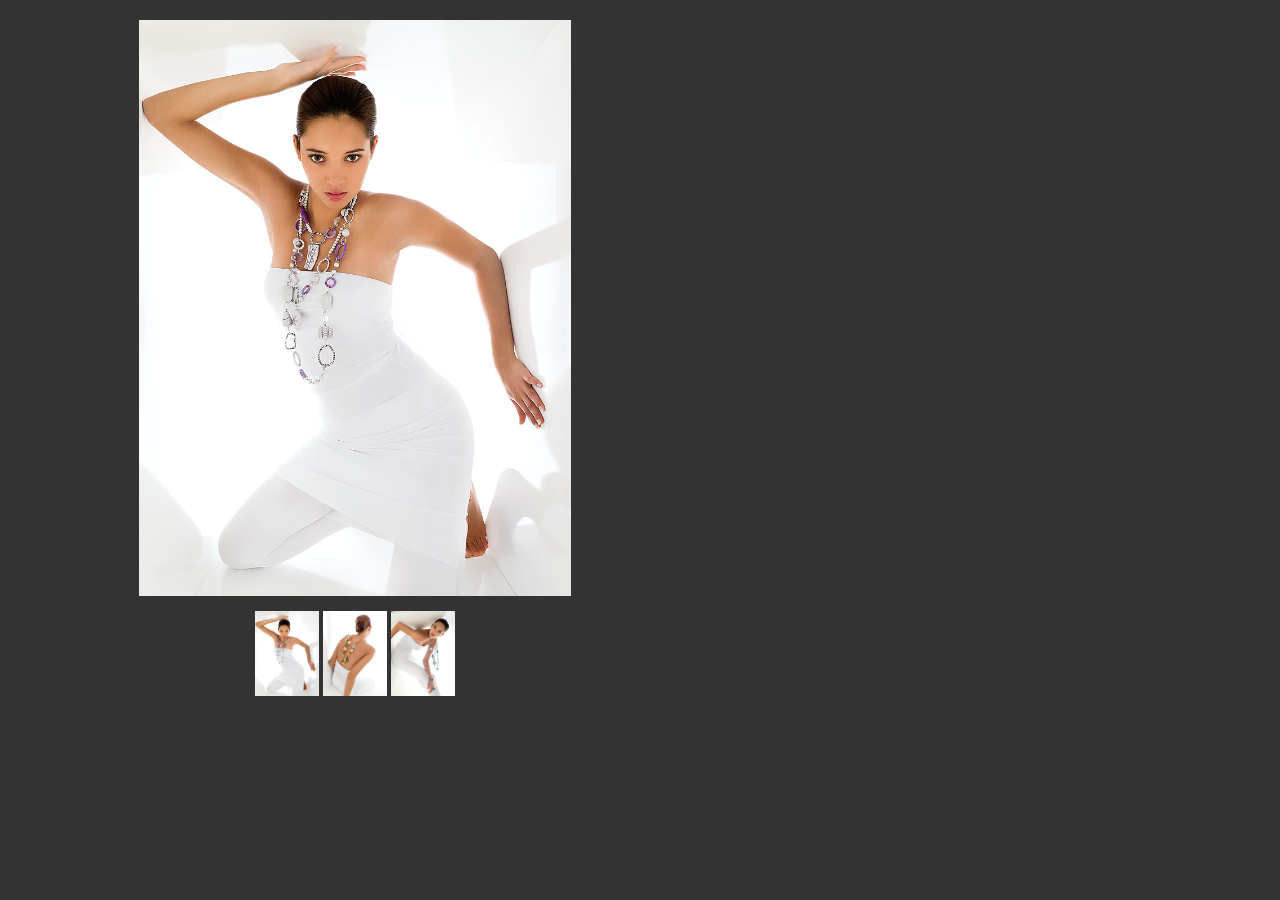
<file: web-fontend/plugins/Cloud-zoom-20190116T065849Z-001/Cloud-zoom/01-cloud-zoom.html>
<!doctype html>
<html lang="en">  
    <head>
    <title>Cloud Zoom: Official Website of the jQuery Image Zoom Plugin</title>

    <meta http-equiv="Content-Type" content="text/html; charset=utf-8" />
    <meta name="viewport" content="width=device-width, initial-scale=1, minimum-scale=1.0, maximum-scale=1.0">
    <link rel="stylesheet" href="css/cloudzoom.css" />
    <link rel="stylesheet" href="css/jquery.fancybox.css"/>
    <link rel="stylesheet" href="css/bootstrap.min.css">
    <link rel="stylesheet" href="css/style.css">
</head>
<body>
<div class="container" style="padding:20px 15px">
    <div class="col-sm-6">
    <div class="text-center"> 
        <img style="width:80%;min-width: 300px;" class="cloudzoom" alt ="Cloud Zoom small image" id ="zoom1" src="images/large/image1.jpg"
             title="Cloud Zoom has many configuration options to match the look and feel of your website"
             data-cloudzoom='
             zoomImage:"images/large/image1.jpg",
             zoomSizeMode: "image",
             tintColor:"#000",
             tintOpacity:0.25,
             captionPosition:"bottom",
             maxMagnification:4,
             autoInside:750,
        '>
         <!-- zoomPosition: "inside" -->
    </div>
    <div class="gen-spacer" style="margin-top:15px; "></div>
    <div class="text-center">
        <a href="images/large/image1.jpg" class="thumb-link">    
            <img class="cloudzoom-gallery" width="64" 
                 src="images/small/image1.jpg"
                 title="Cloud Zoom has many configuration options to match the look and feel of your website"
                 alt ="Cloud Zoom thumb image"
                 data-cloudzoom='
                 useZoom:"#zoom1",
                 image:"images/small/image1.jpg",
                 zoomImage:"images/large/image1.jpg"
            '>
        </a>

        <a href="images/large/image2.jpg" class="thumb-link">
            <img class="cloudzoom-gallery" width="64" 
                 src="images/small/image2.jpg"
                 alt ="Cloud Zoom thumb image"
                 title="Works great with iPad and other touch-enabled devices"
                 data-cloudzoom='
                 useZoom:"#zoom1",
                 image:"images/small/image2.jpg",
                 zoomImage:"images/large/image2.jpg"
            '>
        </a>

        <a href="images/large/image3.jpg" class="thumb-link">
            <img class="cloudzoom-gallery"  width="64" 
                src="images/small/image3.jpg"
                 alt ="Cloud Zoom thumb image"
                 title="Regular free updates and new features with technical support"
                 data-cloudzoom='
                 useZoom:"#zoom1",
                 image:"images/small/image3.jpg"
            '>
        </a>
     </div>
    </div>

</div>

<script type="text/javascript" src="js/jquery.js"></script>
<!-- Include KillerCarousel JavaScript -->
<script type="text/javascript" src="js/cloudzoom.js"></script>
<script type="text/javascript" src="js/jquery.fancybox.js"></script>

<script type="text/javascript">
$(function(){
$('#zoom1').bind('click',function(){
    var cloudZoom = $(this).data('CloudZoom'); 
        cloudZoom.closeZoom();
        $.fancybox.open(cloudZoom.getGalleryList());
        return false;
    });
});
    
CloudZoom.quickStart(); // cz
JetZoom.quickStart();
StarZoom.quickStart();
     
</script>
</body>
</html>
</file>
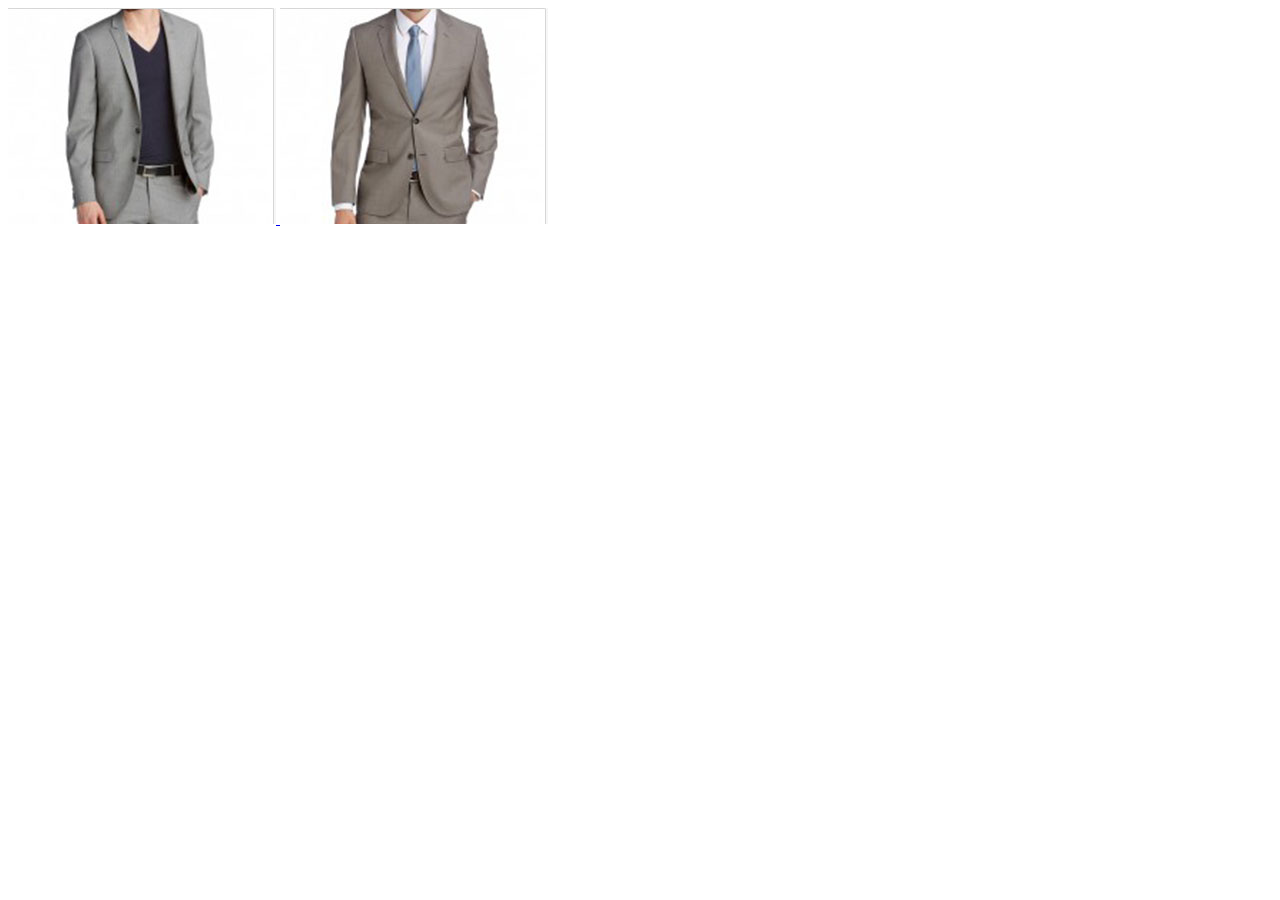
<file: web-fontend/plugins/light-box-20190116T065902Z-001/light-box/demo.html>
<!DOCTYPE html>
<html>
<head>
	<meta charset="utf-8" />
	<title>Light box</title>
	<!-- bootstrp CSS -->

	<!-- Light CSS -->
	<link rel="stylesheet" type="text/css" href="css/lightbox.min.css" />

	<!-- Custom CSS -->
</head>
<body>
<!-- Thuoc tinh href tro den file anh can zoom to khi click vao -->
<a href="images/product/12.jpg" data-lightbox="product">
	<img src="images/product/12.jpg" alt="">
</a>
<a href="images/product/10.jpg" data-lightbox="product">
	<img src="images/product/10.jpg" alt="">
</a>


<!-- Jquery min -->


<!-- Light box JS -->

<script type="text/javascript" src="js/lightbox-plus-jquery.min.js"></script>
</body>
</html>
</file>
<file: web-fontend/plugins/Cloud-zoom-20190116T065849Z-001/Cloud-zoom/css/cloudzoom.css>
/*
 Cloud Zoom CSS. (c)2012-2015 Star Plugins.
*/

/* CSS for lens */
.cloudzoom-lens {
    border:5px solid #888;
    width:100px;
    height:100px;
    box-shadow: -0px -0px 10px rgba(0,0,0,0.40);
    cursor:crosshair;
    z-index: 9999;
}
/* CSS for zoom window. */
.cloudzoom-zoom {
    border:1px solid #888;
    width:600px;
    height:200px;
    box-shadow: -0px -0px 10px rgba(0,0,0,0.40);
	z-index: 9999;
}
/* CSS for zoom window in 'inside' mode. */
.cloudzoom-zoom-inside {
    border:none;
    box-shadow:none;
	z-index: 9999;
}

/* CSS for captions */
.cloudzoom-caption {
    display:none;   /* CSS captions should be hidden initially */
    text-align: left;
    background-color:#000;
    color:#fff;
    font-weight:bold;
    padding:10px;
    font-family: sans-serif;
    font-size:11px;
   
}

/* A blank image */
.cloudzoom-blank {
    background-image:url(blank.png);
}

/* The animated ajax loading image */
.cloudzoom-ajax-loader {
    background-image:url(ajax-loader.gif);
    width:32px;
    height:32px;
}
</file>
<file: web-fontend/css/style.css>
*{
	margin: 0;
	padding: 0;
	box-sizing: border-box;
}
.header-right{
	display: grid;
	grid-template-columns: 4fr 1fr;
	text-align: right;
	margin-top: 40px;
}
.mini-cart{
	margin-top: 10px;

	
	}
	.mini-cart a{
		color: #00bba6;
	}
	.mini-cart .dropdown-menu{
		width: 350px;
	}
	.my-menu{
		background: #00bba6;
		border: none;
	}
	.my-menu .nav li a{
		color: #fff;
		text-transform: uppercase;
	}
	#product-top{
		padding: 15px 0px;
	}
	.form-group-gt{
		color: black;
	}
	.form-group-lh{
		color: black;
	}
	.tt{
		color: black;
	}
	.card-img1{
		display: grid;
		grid-template-columns: 2fr 3fr;
		margin: 15px 10px;
	}
	.card-img{
		display: grid;
		grid-template-columns: 2fr 3fr;
		margin: 15px 10px;
	}
	.card-img2{
		display: grid;
		grid-template-columns: 2fr 3fr;
		margin: 15px 10px;
	}
	.card-img a{
		margin-top: 30px;
		font-size: 20px;

	}
	.card-img1 a{
		margin-top: 30px;
		font-size: 20px;

	}
	.card-img2 a{
		margin-top: 30px;
		font-size: 20px;

	}
	.header-right1{
		margin-top: 10px;
		display: grid;
	grid-template-columns: 4fr 1fr;
	text-align: right;
	}
	.ct-sp img{
		padding: 20px 15px;
	}
	.error input{
		background-size: 20px;
	background-repeat: no-repeat;
	background-position: 100% 20%
	}
	@media only screen and (max-width: 480px) {
    .container {
        width: 100%
    }
}
</file>
<file: web-fontend/plugins/Cloud-zoom-20190116T065849Z-001/Cloud-zoom/css/style.css>
body {
font-size:16px;
font-family: "Arvo","georgia",serif;
background-color:#333;
height:100%;

}
</file>
